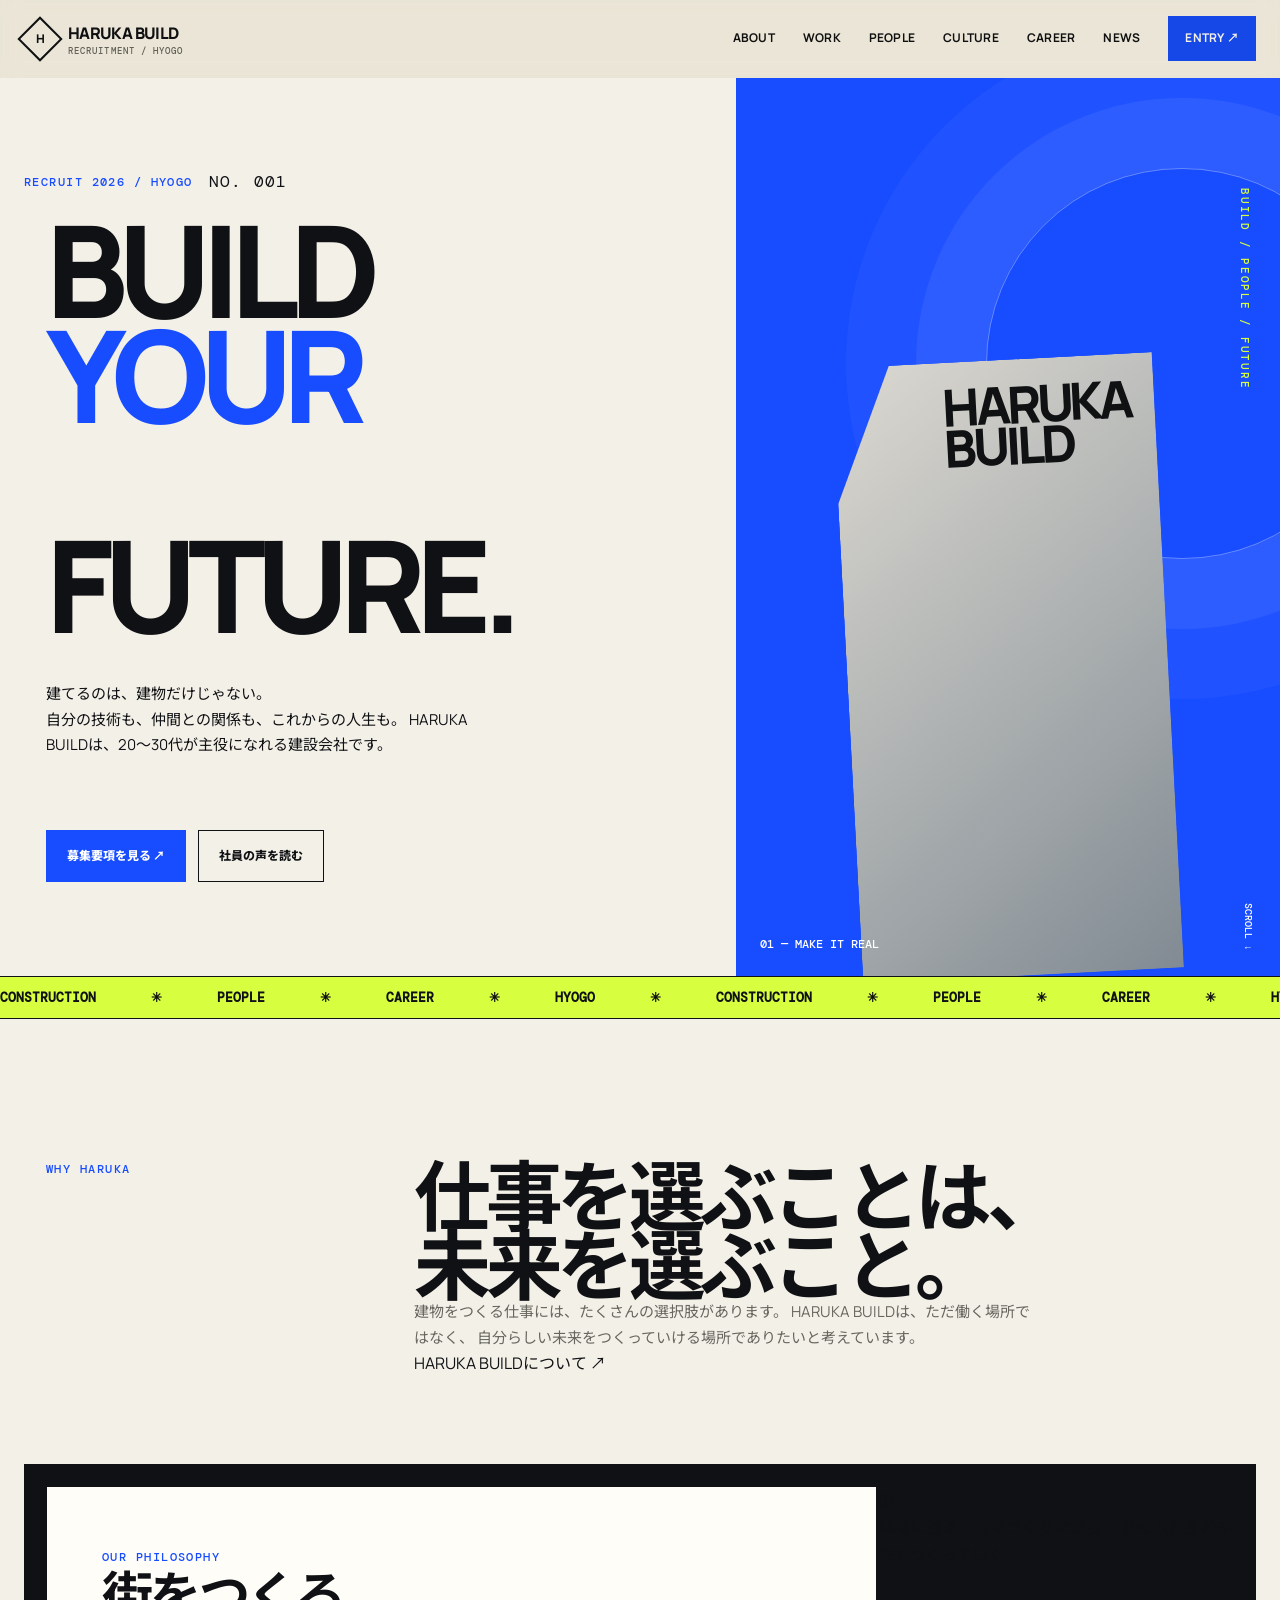
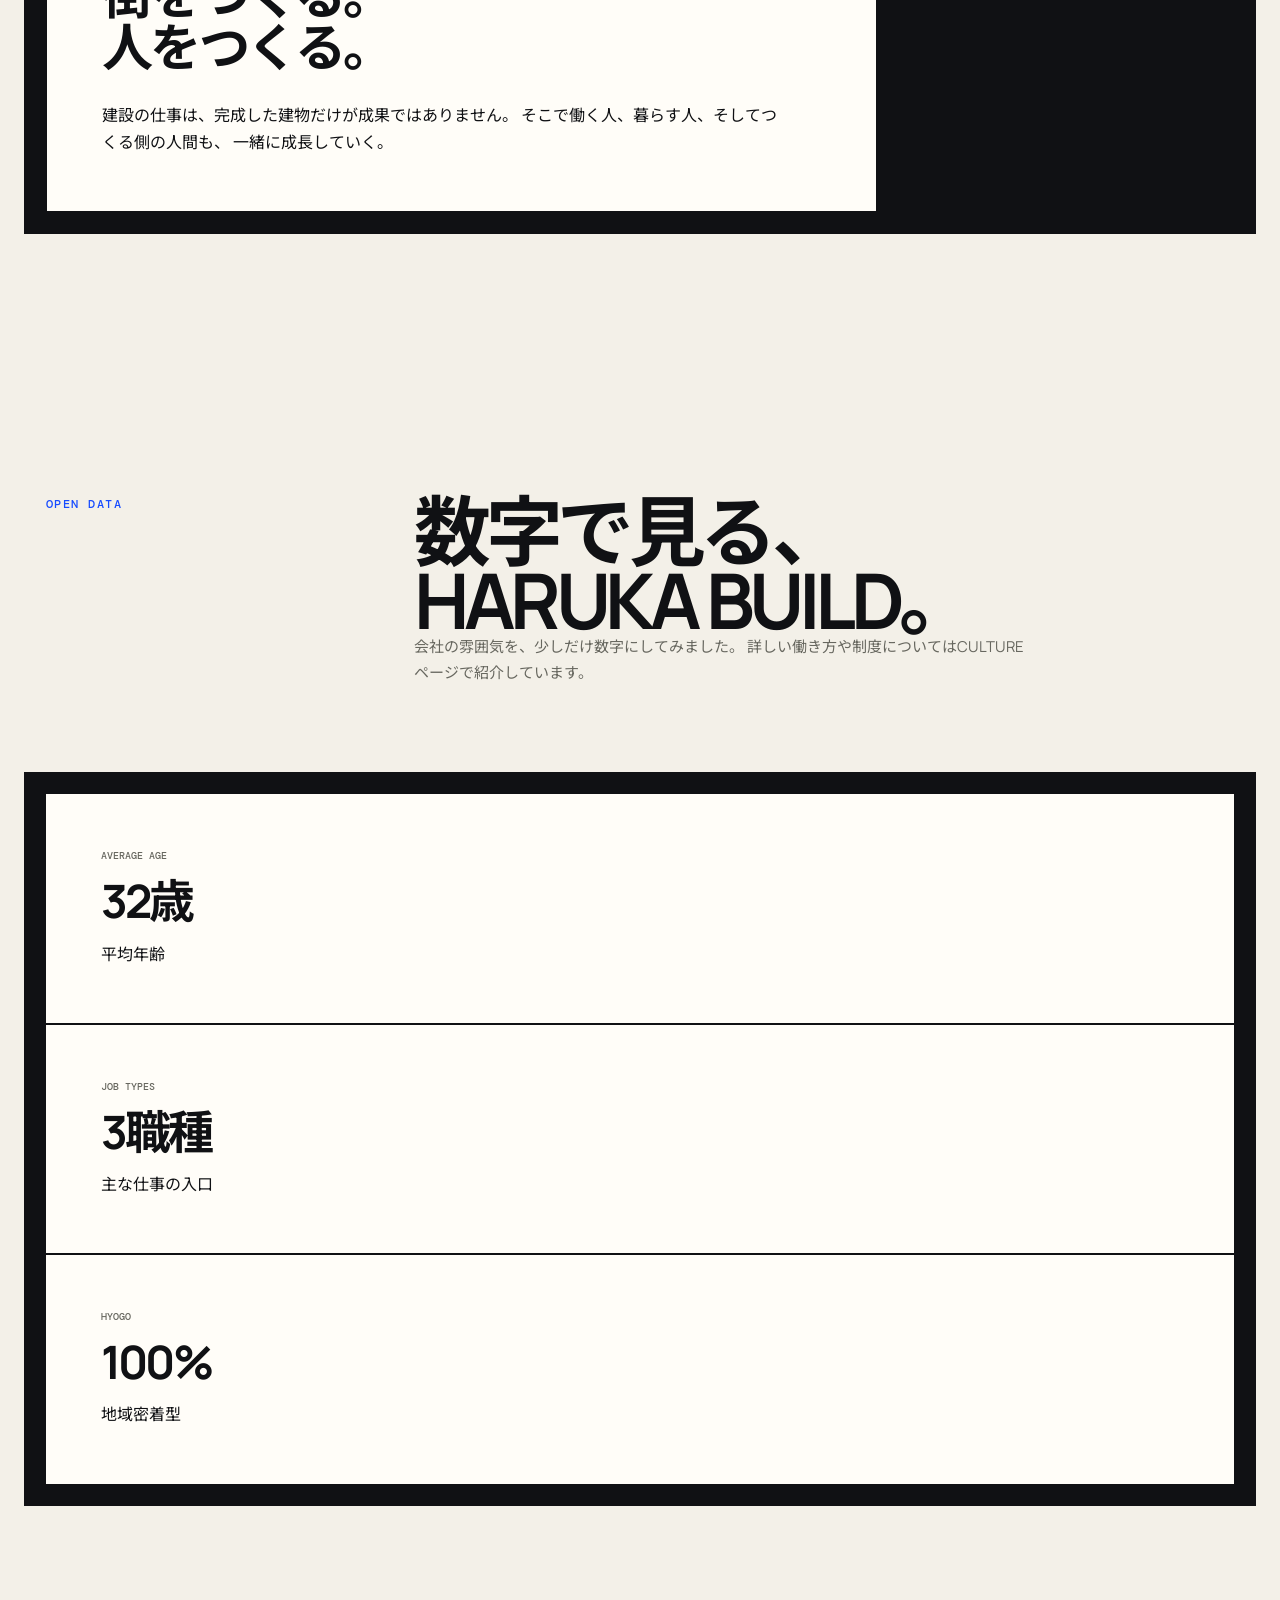
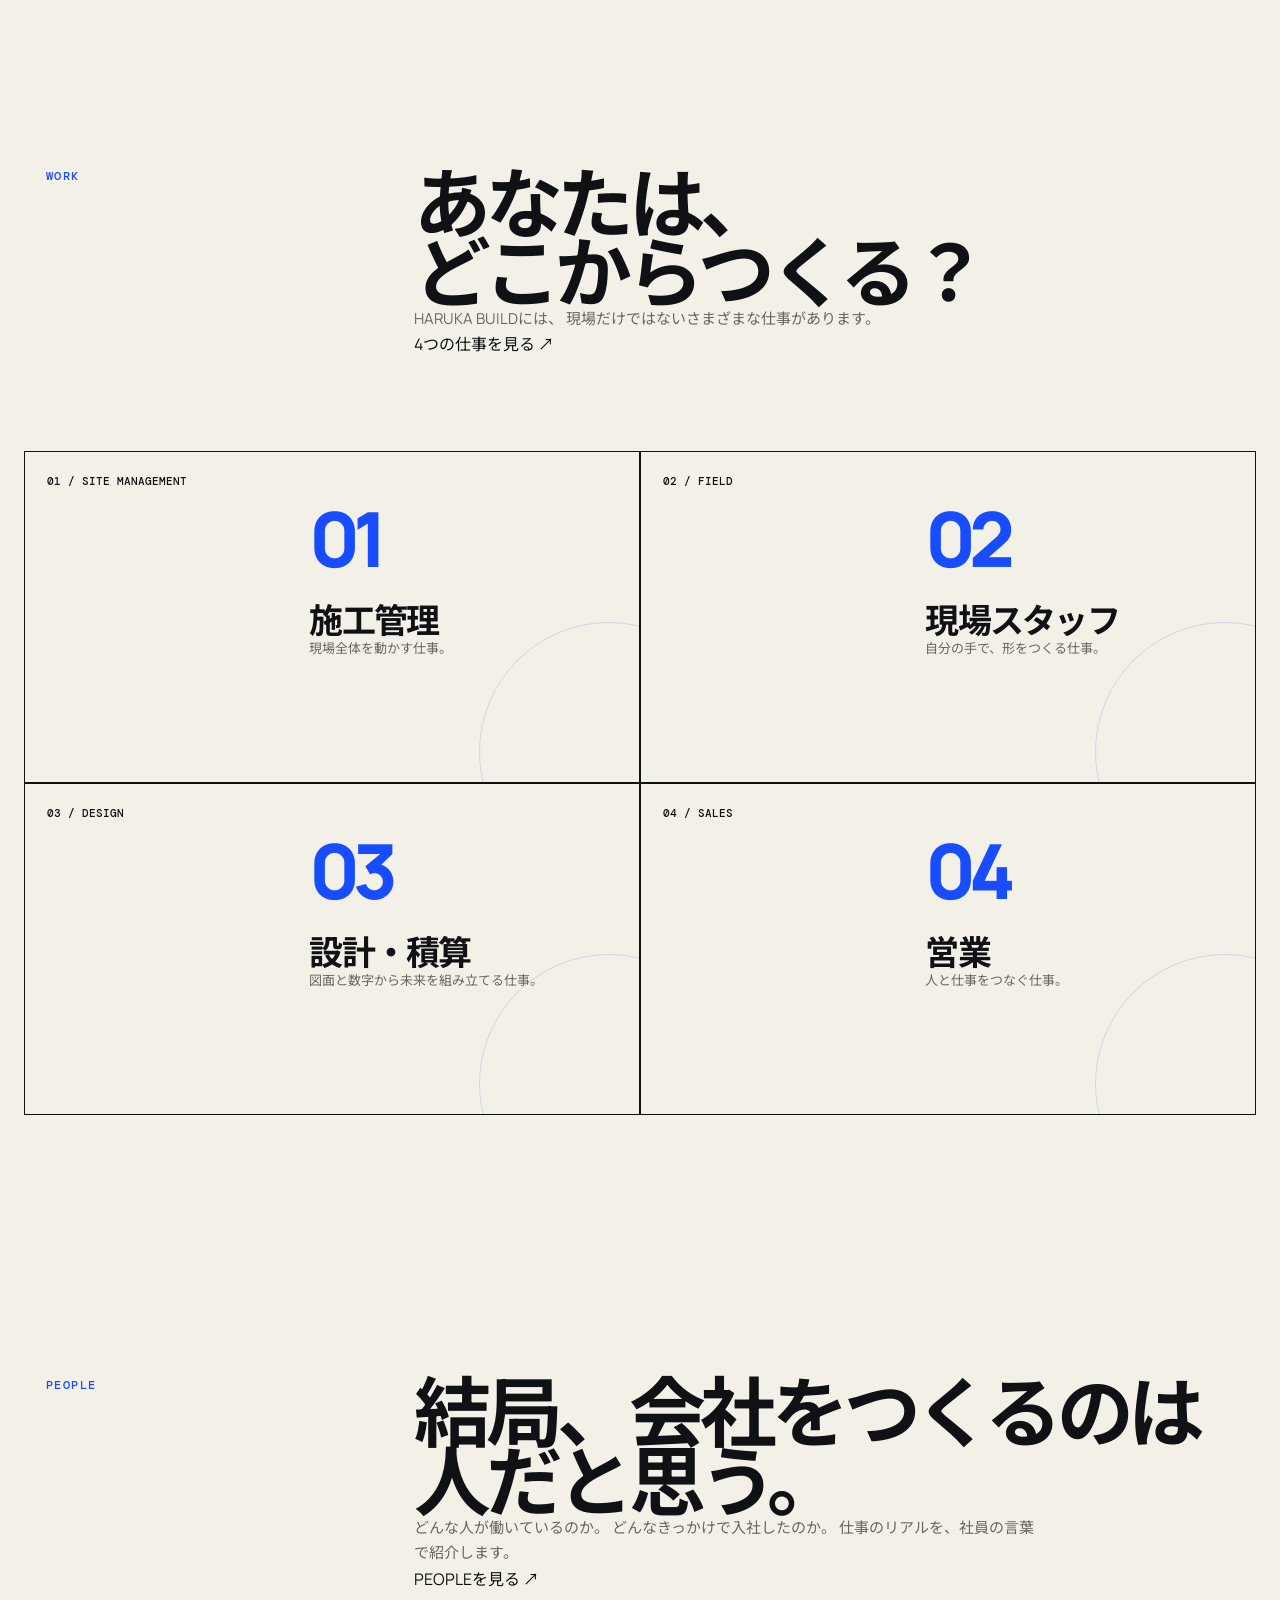
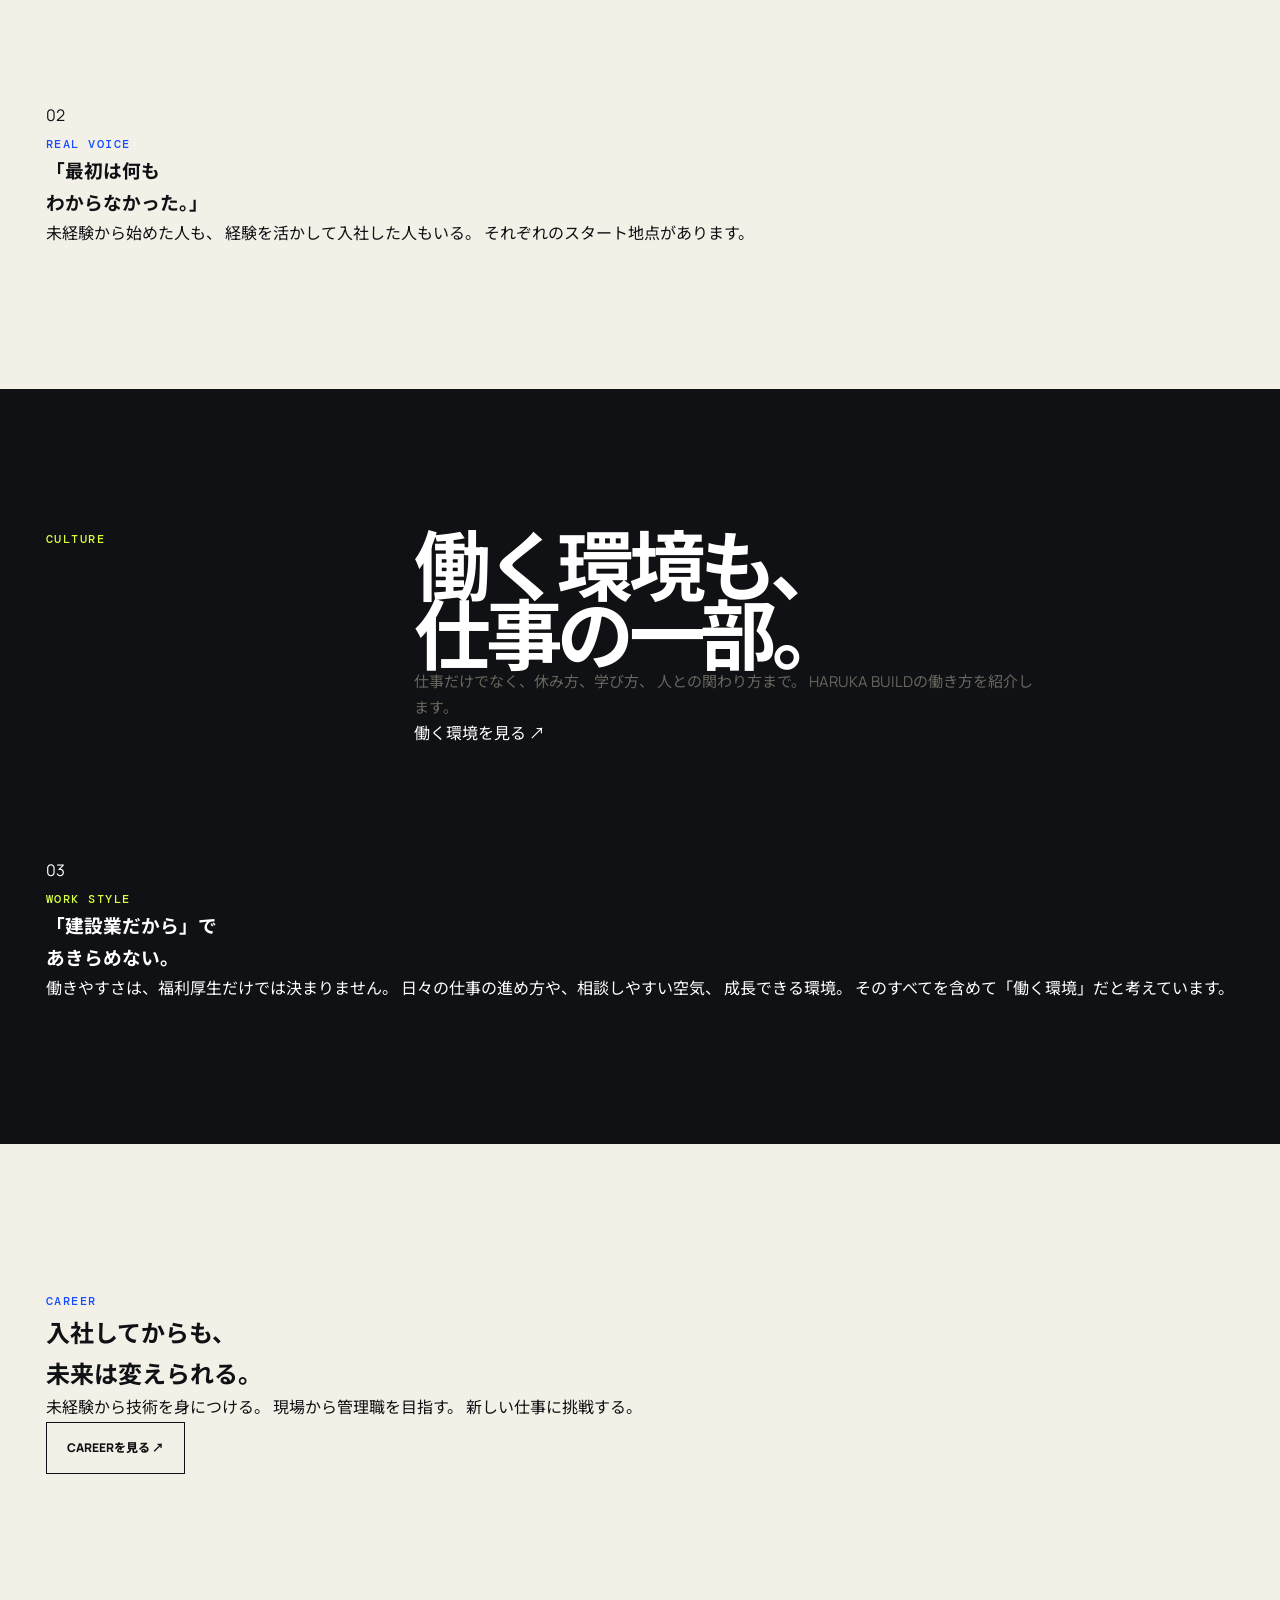
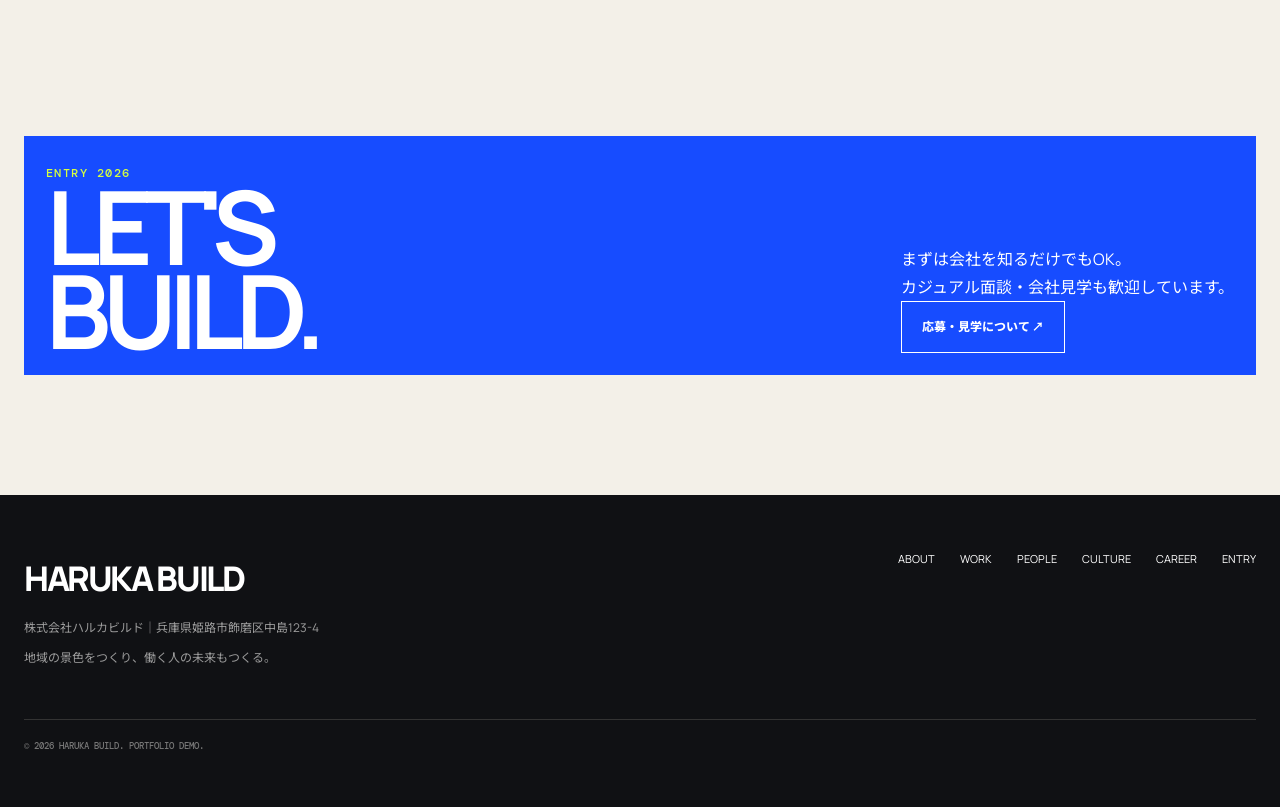
<file: index.html>
<!doctype html>
<html lang="ja">

<head>
    <meta charset="utf-8">
    <meta name="viewport" content="width=device-width,initial-scale=1">
    <meta name="description" content="兵庫県姫路市の建設会社 HARUKA BUILD 採用サイト。20〜30代の未経験・経験者を歓迎し、仕事・人・キャリア・働き方をオープンに紹介します。">
    <title>TOP | HARUKA BUILD</title>
    <link rel="stylesheet" href="css/reset.css">
    <link rel="stylesheet" href="css/style.css">
    <link rel="icon" href="image/logo.png" type="image/png">

</head>

<body>
    <div class="page">
        <!-- ========================================
             HEADER
        ========================================= -->
        <header class="header">
            <div class="header-inner">
                <a class="brand" href="index.html">
                    <span class="brand-mark">
                        <span>H</span>
                    </span>
                    <span>
                        HARUKA BUILD
                        <small>RECRUITMENT / HYOGO</small>
                    </span>
                </a>
                <nav class="nav">
                    <a href="about.html">ABOUT</a>
                    <a href="work.html">WORK</a>
                    <a href="people.html">PEOPLE</a>
                    <a href="culture.html">CULTURE</a>
                    <a href="career.html">CAREER</a>
                    <a href="news.html">NEWS</a>
                    <a class="entry" href="recruit.html">ENTRY ↗</a>
                </nav>
                <button class="menu" type="button" aria-label="メニューを開く" aria-expanded="false">
                    <span></span>
                    <span></span>
                    <span></span>
                </button>
            </div>
        </header>
        <main>
            <!-- ========================================
                 HERO
            ========================================= -->
            <section class="hero">
                <div class="hero-copy">
                    <div class="hero-kicker">
                        <span class="eyebrow">Recruit 2026 / Hyogo</span>
                        <span class="mono">No. 001</span>
                    </div>
                    <div>
                        <h1 class="hero-title reveal">
                            BUILD<br>
                            <em>YOUR</em><br>
                            FUTURE.
                        </h1>
                        <p class="hero-lead reveal delay-1">
                            建てるのは、建物だけじゃない。<br>
                            自分の技術も、仲間との関係も、これからの人生も。
                            HARUKA BUILDは、20〜30代が主役になれる建設会社です。
                        </p>
                        <div class="hero-cta reveal delay-2">
                            <a class="btn primary" href="recruit.html">
                                募集要項を見る ↗
                            </a>
                            <a class="btn" href="people.html">
                                社員の声を読む
                            </a>
                        </div>
                    </div>
                </div>
                <div class="hero-art">
                    <div class="blue-figure">
                        <div class="card"></div>
                    </div>
                    <div class="hero-number">
                        01 — MAKE IT REAL
                    </div>
                    <div class="scroll-note">
                        SCROLL ↓
                    </div>
                </div>
            </section>
            <!-- ========================================
                 MARQUEE
            ========================================= -->
            <div class="marquee">
                <div class="marquee-track">
                    <span>CONSTRUCTION</span>
                    <span>PEOPLE</span>
                    <span>CAREER</span>
                    <span>HYOGO</span>
                    <span>CONSTRUCTION</span>
                    <span>PEOPLE</span>
                    <span>CAREER</span>
                    <span>HYOGO</span>
                </div>
            </div>
            <!-- ========================================
                 INTRO
                 TOPでは会社の考え方だけを紹介
            ========================================= -->
            <section class="section">
                <div class="container">
                    <div class="section-head reveal">
                        <span class="eyebrow">
                            Why HARUKA
                        </span>
                        <div>
                            <h2>
                                仕事を選ぶことは、<br>
                                未来を選ぶこと。
                            </h2>
                            <p>
                                建物をつくる仕事には、たくさんの選択肢があります。
                                HARUKA BUILDは、ただ働く場所ではなく、
                                自分らしい未来をつくっていける場所でありたいと考えています。
                            </p>
                            <a class="text-link" href="about.html">
                                HARUKA BUILDについて ↗
                            </a>
                        </div>
                    </div>
                    <div class="intro-grid reveal">
                        <div class="intro-main">
                            <span class="eyebrow">
                                OUR PHILOSOPHY
                            </span>
                            <h3>
                                街をつくる。<br>
                                人をつくる。
                            </h3>
                            <p>
                                建設の仕事は、完成した建物だけが成果ではありません。
                                そこで働く人、暮らす人、そしてつくる側の人間も、
                                一緒に成長していく。
                            </p>
                        </div>
                        <div class="intro-side">
                            <span class="intro-index">
                                01
                            </span>
                            <p>
                                地域に残るものをつくりながら、
                                働く人自身の未来もつくっていく。
                            </p>
                        </div>
                    </div>
                </div>
            </section>
            <!-- ========================================
                 DATA
                 福利厚生ではなく会社そのものの数字
            ========================================= -->
            <section class="section data-section">
                <div class="container">
                    <div class="section-head reveal">
                        <span class="eyebrow">
                            Open Data
                        </span>
                        <div>
                            <h2>
                                数字で見る、<br>
                                HARUKA BUILD。
                            </h2>
                            <p>
                                会社の雰囲気を、少しだけ数字にしてみました。
                                詳しい働き方や制度についてはCULTUREページで紹介しています。
                            </p>
                        </div>
                    </div>
                    <div class="stats reveal">
                        <div class="stat">
                            <small>
                                AVERAGE AGE
                            </small>
                            <b>
                                <span data-count="34">0</span>歳
                            </b>
                            <p>
                                平均年齢
                            </p>
                        </div>
                        <div class="stat">
                            <small>
                                JOB TYPES
                            </small>
                            <b>
                                <span data-count="4">0</span>職種
                            </b>
                            <p>
                                主な仕事の入口
                            </p>
                        </div>
                        <div class="stat">
                            <small>
                                HYOGO
                            </small>
                            <b>
                                100<span class="stat-unit">%</span>
                            </b>
                            <p>
                                地域密着型
                            </p>
                        </div>
                    </div>
                </div>
            </section>
            <!-- ========================================
                 WORK
                 詳細説明はWORKページへ
            ========================================= -->
            <section class="section">
                <div class="container">
                    <div class="section-head reveal">
                        <span class="eyebrow">
                            Work
                        </span>
                        <div>
                            <h2>
                                あなたは、<br>
                                どこからつくる？
                            </h2>
                            <p>
                                HARUKA BUILDには、
                                現場だけではないさまざまな仕事があります。
                            </p>
                            <a class="text-link" href="work.html">
                                4つの仕事を見る ↗
                            </a>
                        </div>
                    </div>
                    <div class="work-grid">
                        <article class="work-card reveal">
                            <span class="work-num">
                                01 / SITE MANAGEMENT
                            </span>
                            <div>
                                <div class="work-icon">
                                    01
                                </div>
                                <h3>
                                    施工管理
                                </h3>
                                <p>
                                    現場全体を動かす仕事。
                                </p>
                            </div>
                        </article>
                        <article class="work-card reveal delay-1">
                            <span class="work-num">
                                02 / FIELD
                            </span>
                            <div>
                                <div class="work-icon">
                                    02
                                </div>
                                <h3>
                                    現場スタッフ
                                </h3>
                                <p>
                                    自分の手で、形をつくる仕事。
                                </p>
                            </div>
                        </article>
                        <article class="work-card reveal delay-2">
                            <span class="work-num">
                                03 / DESIGN
                            </span>
                            <div>
                                <div class="work-icon">
                                    03
                                </div>
                                <h3>
                                    設計・積算
                                </h3>
                                <p>
                                    図面と数字から未来を組み立てる仕事。
                                </p>
                            </div>
                        </article>
                        <article class="work-card reveal delay-3">
                            <span class="work-num">
                                04 / SALES
                            </span>
                            <div>
                                <div class="work-icon">
                                    04
                                </div>
                                <h3>
                                    営業
                                </h3>
                                <p>
                                    人と仕事をつなぐ仕事。
                                </p>
                            </div>
                        </article>
                    </div>
                </div>
            </section>
            <!-- ========================================
                 PEOPLE
                 福利厚生ではなく「人」にフォーカス
            ========================================= -->
            <section class="section people-intro">
                <div class="container">
                    <div class="section-head reveal">
                        <span class="eyebrow">
                            People
                        </span>
                        <div>
                            <h2>
                                結局、会社をつくるのは<br>
                                人だと思う。
                            </h2>
                            <p>
                                どんな人が働いているのか。
                                どんなきっかけで入社したのか。
                                仕事のリアルを、社員の言葉で紹介します。
                            </p>
                            <a class="text-link" href="people.html">
                                PEOPLEを見る ↗
                            </a>
                        </div>
                    </div>
                    <div class="people-teaser reveal">
                        <div class="people-teaser-number">
                            02
                        </div>
                        <div class="people-teaser-copy">
                            <span class="eyebrow">
                                REAL VOICE
                            </span>
                            <h3>
                                「最初は何も<br>
                                わからなかった。」
                            </h3>
                            <p>
                                未経験から始めた人も、
                                経験を活かして入社した人もいる。
                                それぞれのスタート地点があります。
                            </p>
                        </div>
                    </div>
                </div>
            </section>
            <!-- ========================================
                 CULTURE
                 制度を羅列せず「働く環境」への入口だけ
            ========================================= -->
            <section class="section culture">
                <div class="container">
                    <div class="section-head reveal">
                        <span class="eyebrow">
                            Culture
                        </span>
                        <div>
                            <h2>
                                働く環境も、<br>
                                仕事の一部。
                            </h2>
                            <p>
                                仕事だけでなく、休み方、学び方、
                                人との関わり方まで。
                                HARUKA BUILDの働き方を紹介します。
                            </p>
                            <a class="text-link" href="culture.html">
                                働く環境を見る ↗
                            </a>
                        </div>
                    </div>
                    <div class="culture-intro-grid reveal">
                        <div class="culture-intro-number">
                            03
                        </div>
                        <div>
                            <span class="eyebrow">
                                WORK STYLE
                            </span>
                            <h3>
                                「建設業だから」で<br>
                                あきらめない。
                            </h3>
                            <p>
                                働きやすさは、福利厚生だけでは決まりません。
                                日々の仕事の進め方や、相談しやすい空気、
                                成長できる環境。
                                そのすべてを含めて「働く環境」だと考えています。
                            </p>
                        </div>
                    </div>
                </div>
            </section>
            <!-- ========================================
                 CAREER TEASER
                 TOPからCAREERへの導線
            ========================================= -->
            <section class="section career-teaser">
                <div class="container">
                    <div class="career-teaser-inner reveal">
                        <div>
                            <span class="eyebrow">
                                Career
                            </span>
                            <h2>
                                入社してからも、<br>
                                未来は変えられる。
                            </h2>
                        </div>
                        <div>
                            <p>
                                未経験から技術を身につける。
                                現場から管理職を目指す。
                                新しい仕事に挑戦する。
                            </p>
                            <a class="btn" href="career.html">
                                CAREERを見る ↗
                            </a>
                        </div>
                    </div>
                </div>
            </section>
            <!-- ========================================
                 ENTRY
            ========================================= -->
            <section class="section">
                <div class="container">
                    <div class="entry-panel reveal">
                        <div>
                            <span class="eyebrow" style="color:var(--lime)">
                                ENTRY 2026
                            </span>
                            <h2>
                                LET'S<br>
                                BUILD.
                            </h2>
                        </div>
                        <div>
                            <p>
                                まずは会社を知るだけでもOK。<br>
                                カジュアル面談・会社見学も歓迎しています。
                            </p>
                            <a class="btn" href="recruit.html">
                                応募・見学について ↗
                            </a>
                        </div>
                    </div>
                </div>
            </section>
        </main>
        <!-- ========================================
             FOOTER
        ========================================= -->
        <footer class="footer">
            <div class="container">
                <div class="footer-top">
                    <div>
                        <div class="footer-brand">
                            HARUKA BUILD
                        </div>
                        <p>
                            株式会社ハルカビルド｜兵庫県姫路市飾磨区中島123-4
                        </p>
                        <p>
                            地域の景色をつくり、働く人の未来もつくる。
                        </p>
                    </div>
                    <div class="footer-nav">
                        <a href="about.html">ABOUT</a>
                        <a href="work.html">WORK</a>
                        <a href="people.html">PEOPLE</a>
                        <a href="culture.html">CULTURE</a>
                        <a href="career.html">CAREER</a>
                        <a href="recruit.html">ENTRY</a>
                    </div>
                </div>
                <div class="copyright">
                    © 2026 HARUKA BUILD. PORTFOLIO DEMO.
                </div>
            </div>
        </footer>
    </div>
    <script src="js/main.js"></script>
</body>

</html>
</file>
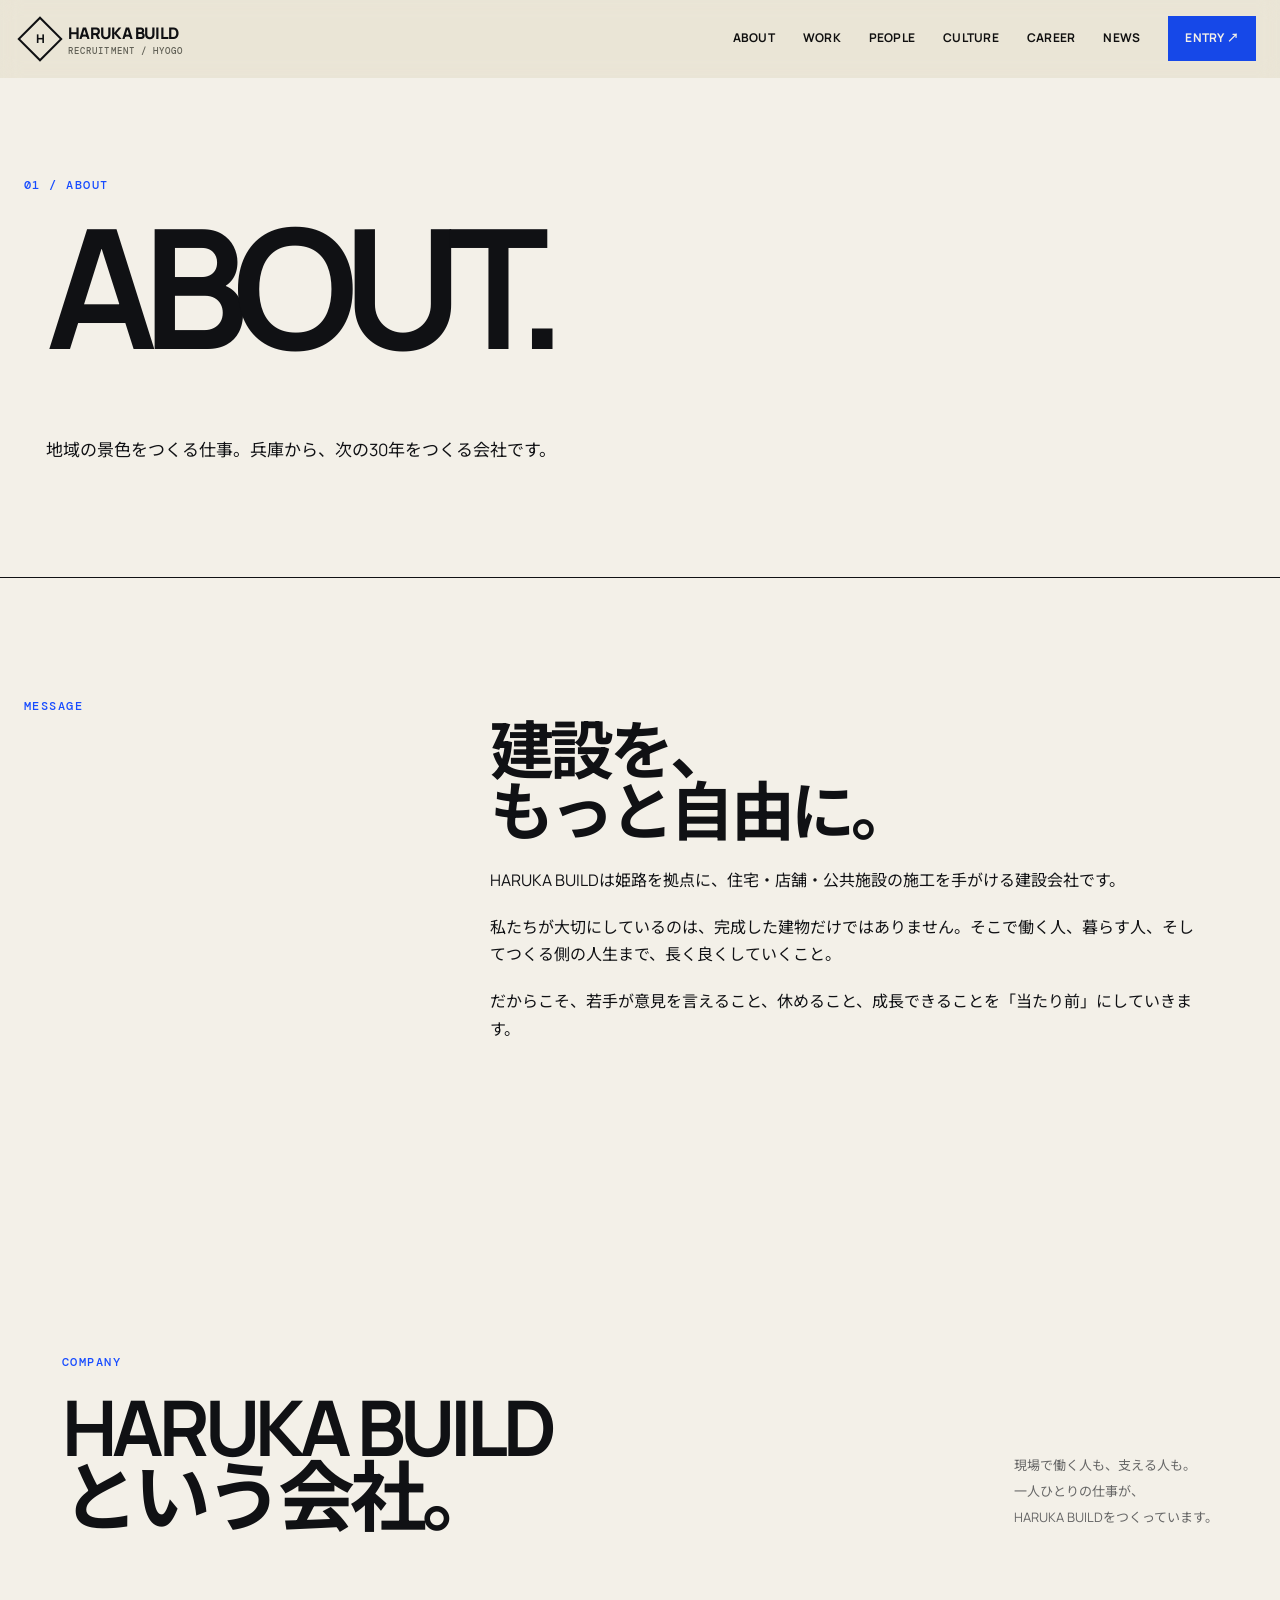
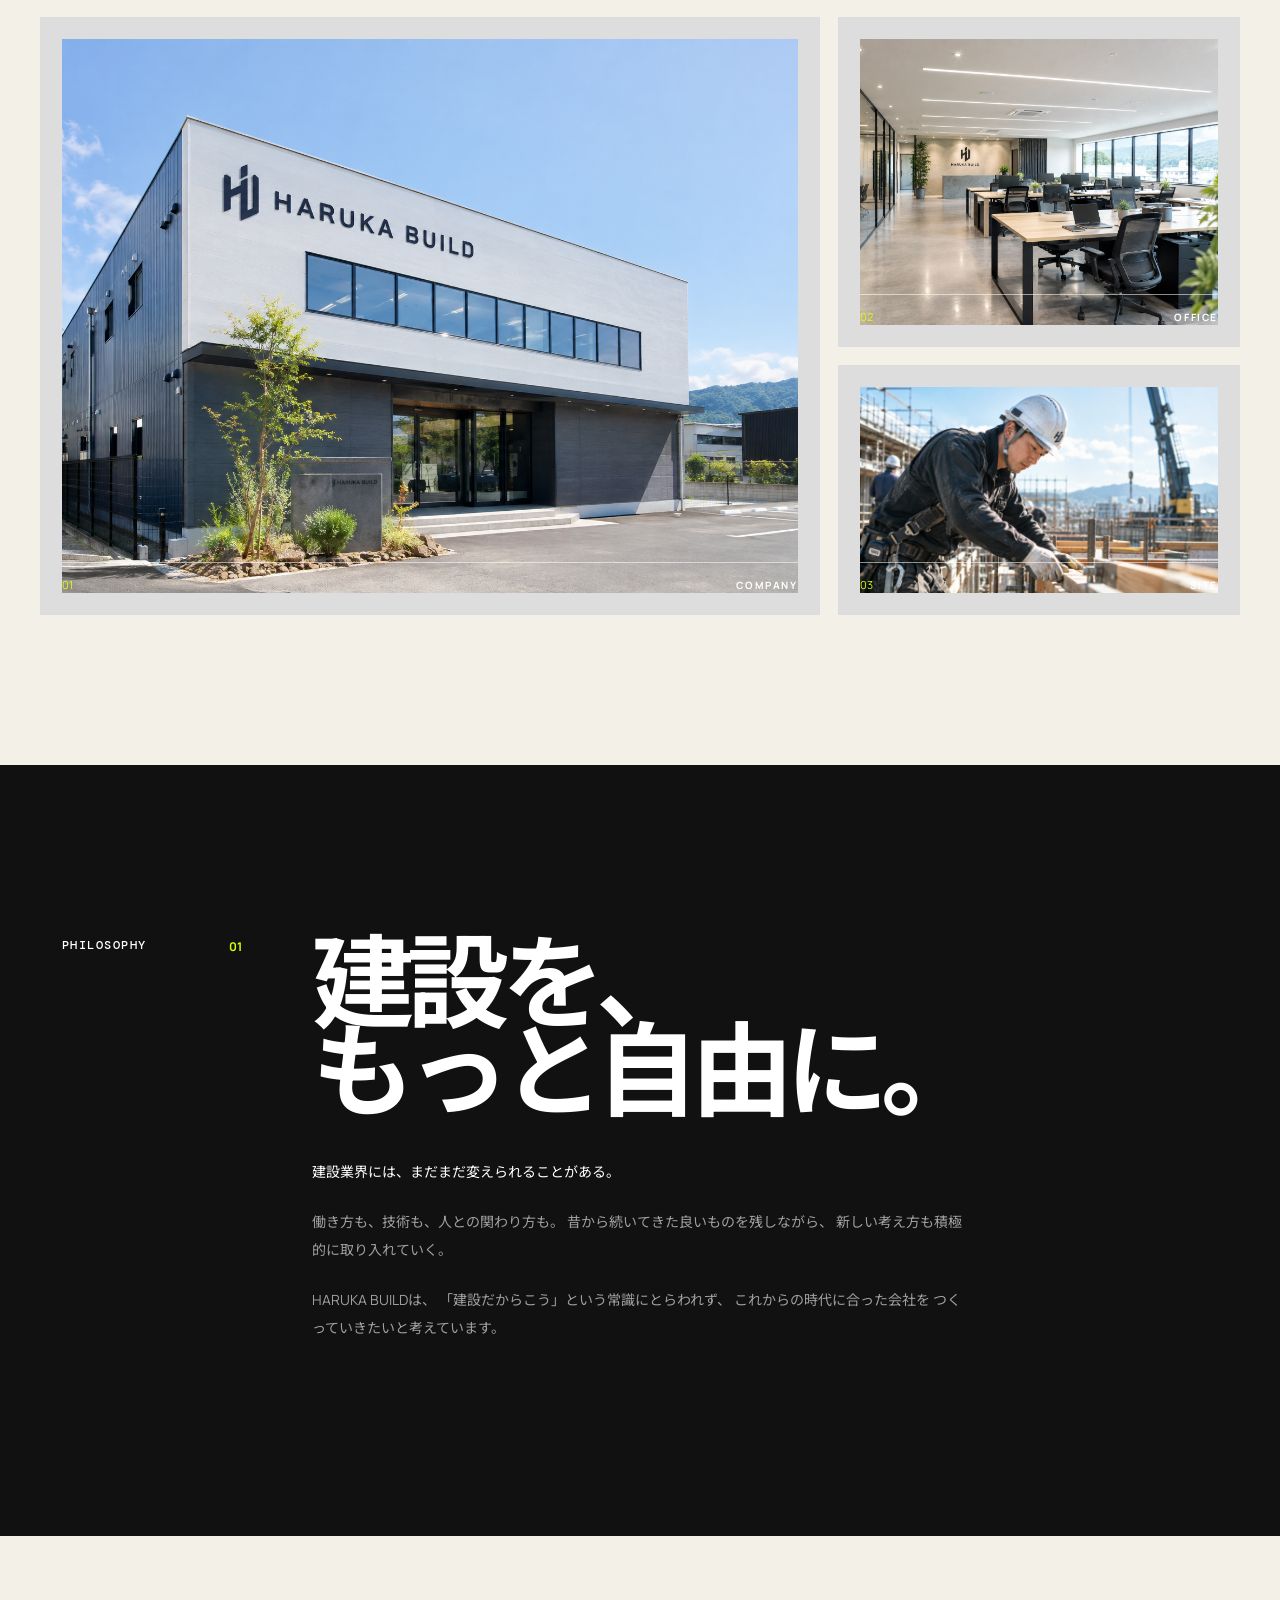
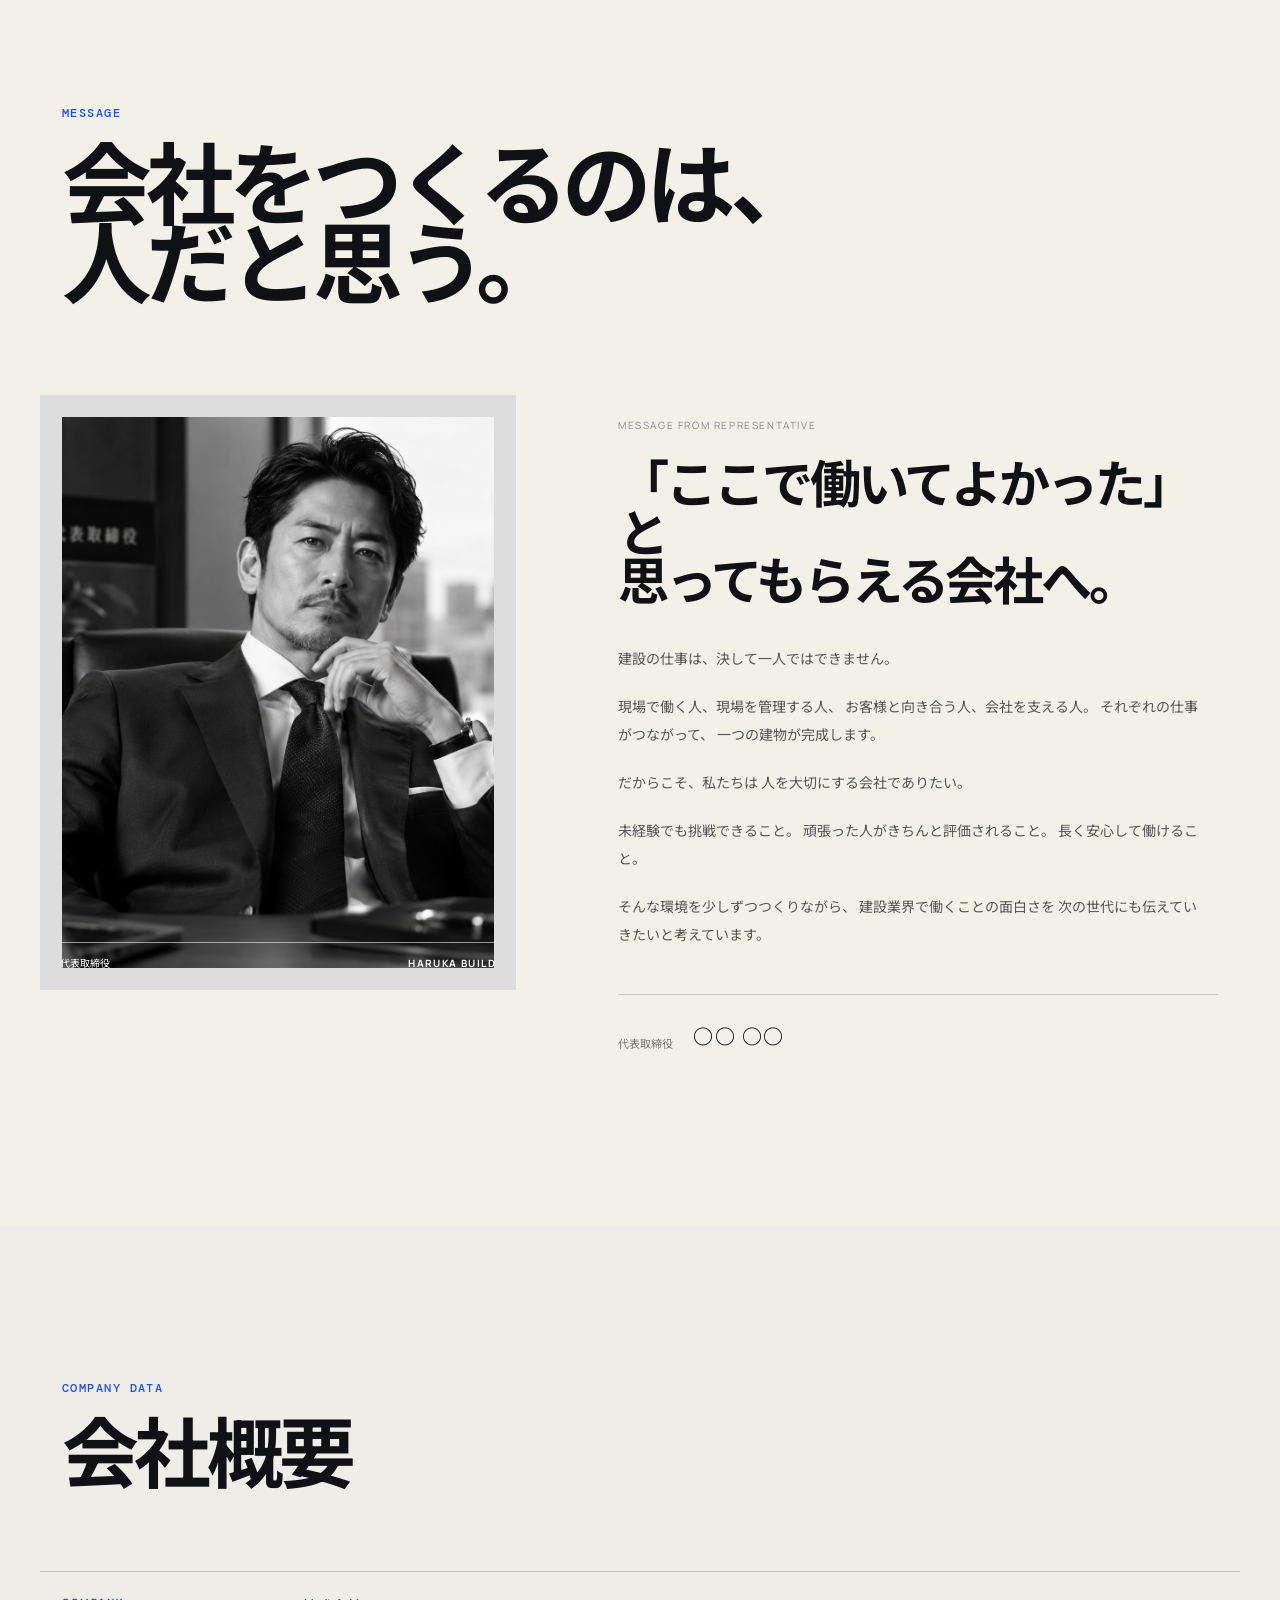
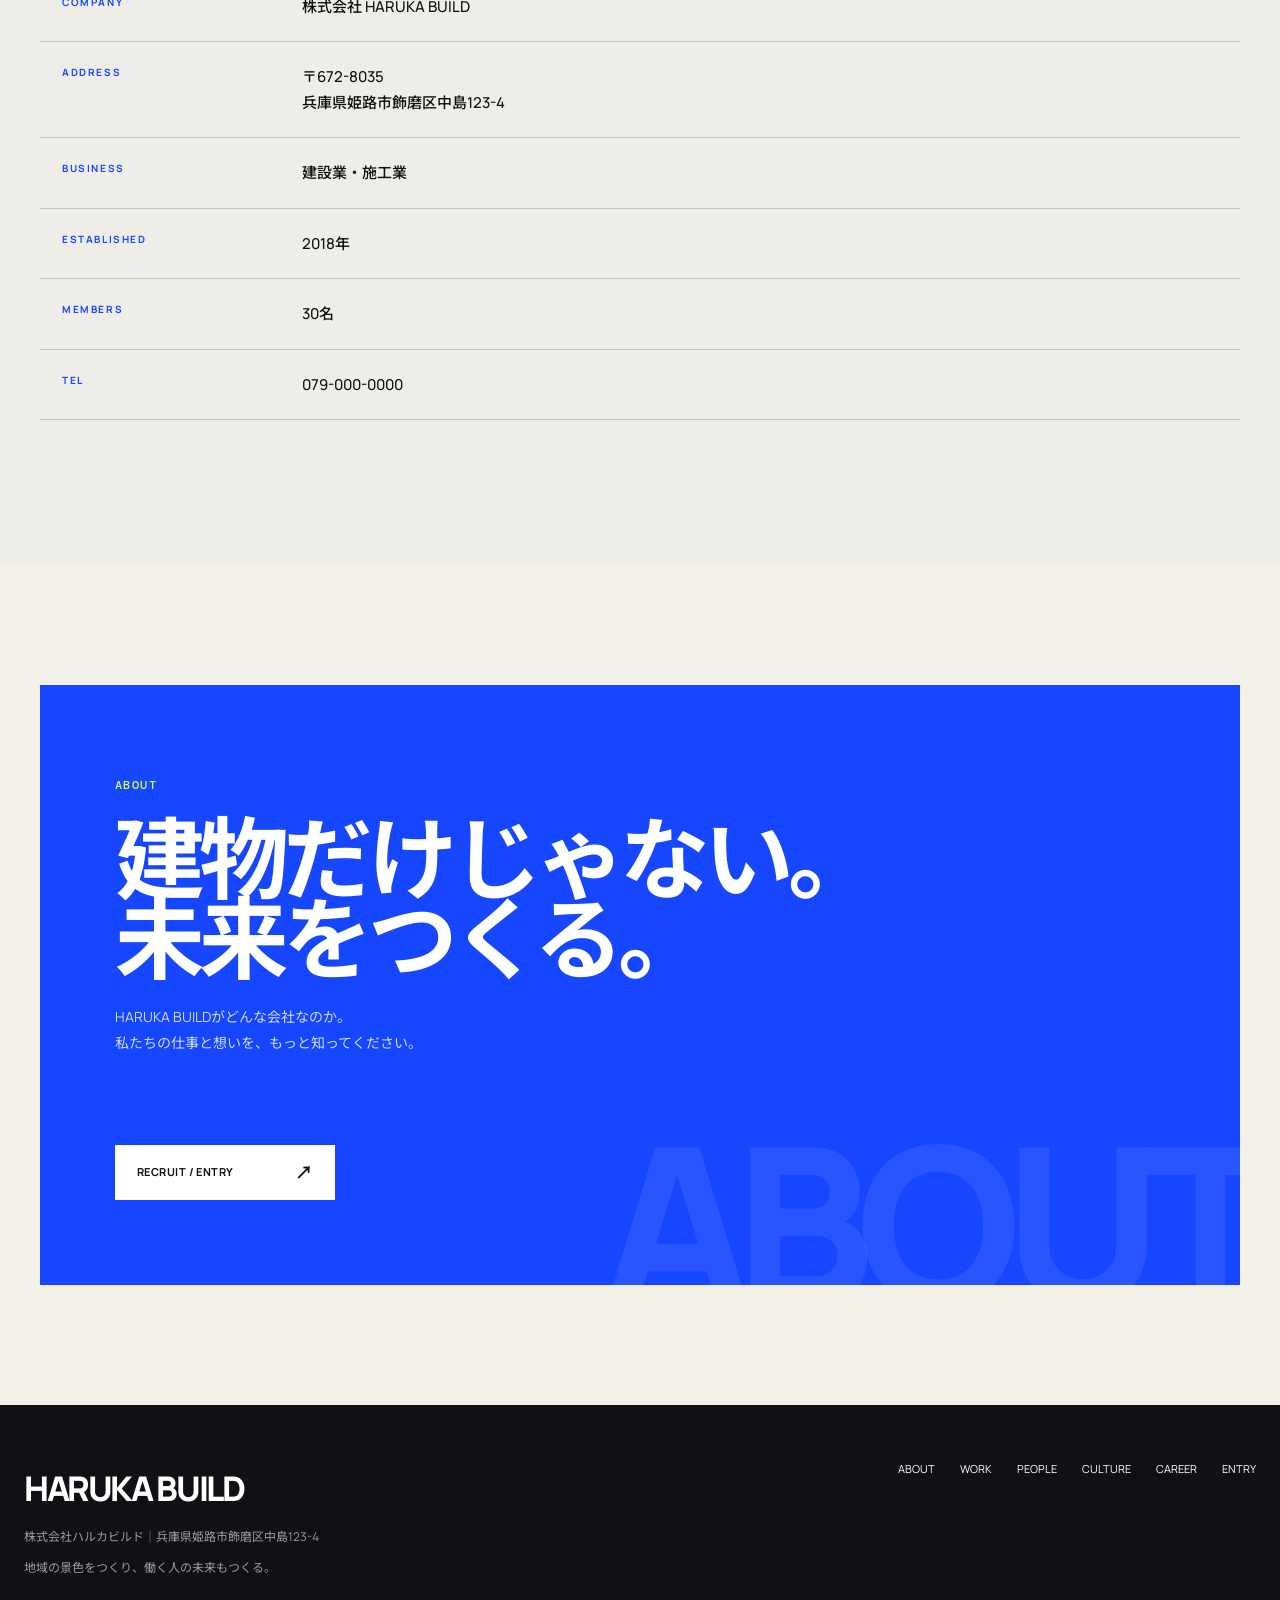
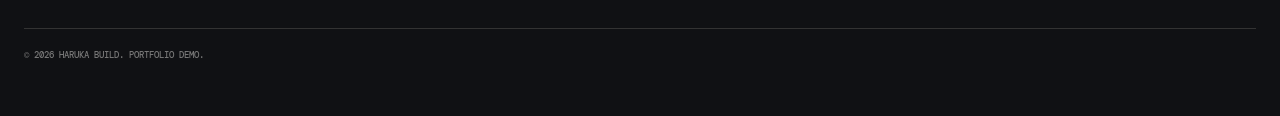
<file: about.html>
<!doctype html>
<html lang="ja">

<head>
    <meta charset="utf-8">
    <meta name="viewport" content="width=device-width,initial-scale=1">
    <meta name="description" content="兵庫県姫路市の建設会社 HARUKA BUILD 採用サイト。20〜30代の未経験・経験者を歓迎し、仕事・人・キャリア・働き方をオープンに紹介します。">
    <title>ABOUT — 会社を知る | HARUKA BUILD</title>
    <link rel="stylesheet" href="css/reset.css">
    <link rel="stylesheet" href="css/style.css">
    <link rel="icon" href="image/logo.png" type="image/png">

</head>

<body>
    <div class="page">
        <header class="header">
            <div class="header-inner"><a class="brand" href="index.html"><span
                        class="brand-mark"><span>H</span></span><span>HARUKA BUILD<small>RECRUITMENT /
                            HYOGO</small></span></a>
                <nav class="nav"><a href="about.html">ABOUT</a><a href="work.html">WORK</a><a
                        href="people.html">PEOPLE</a><a href="culture.html">CULTURE</a><a
                        href="career.html">CAREER</a><a href="news.html">NEWS</a><a class="entry"
                        href="recruit.html">ENTRY ↗</a></nav><button class="menu" aria-label="メニュー">☰</button>
            </div>
        </header>
        <main>
            <section class="page-hero">
                <div class="container"><span class="eyebrow">01 / About</span>
                    <h1 class="reveal">ABOUT.</h1>
                    <p class="lead reveal delay-1">地域の景色をつくる仕事。兵庫から、次の30年をつくる会社です。</p>
                </div>
            </section>
            <section class="section">
                <div class="container subgrid"><span class="eyebrow">MESSAGE</span>
                    <div class="copy reveal">
                        <h2>建設を、<br>もっと自由に。</h2>
                        <p>HARUKA BUILDは姫路を拠点に、住宅・店舗・公共施設の施工を手がける建設会社です。</p>
                        <p>私たちが大切にしているのは、完成した建物だけではありません。そこで働く人、暮らす人、そしてつくる側の人生まで、長く良くしていくこと。</p>
                        <p>だからこそ、若手が意見を言えること、休めること、成長できることを「当たり前」にしていきます。</p>
                    </div>
                </div>
            </section>
            <!-- =====================================================
       COMPANY VISUAL
  ====================================================== -->
            <section class="about-visual section">
                <div class="container">
                    <div class="about-visual-heading reveal">
                        <div>
                            <span class="eyebrow">COMPANY</span>
                            <h2>
                                HARUKA BUILD<br>
                                という会社。
                            </h2>
                        </div>
                        <p>
                            現場で働く人も、支える人も。<br>
                            一人ひとりの仕事が、<br>
                            HARUKA BUILDをつくっています。
                        </p>
                    </div>
                    <div class="about-photo-grid">
                        <!-- 大きい写真 -->
                        <div class="about-photo about-photo-main reveal">
                            <img src="image/about1.png" alt="HARUKA BUILDの会社外観">
                            <div class="about-photo-caption">
                                <span>01</span>
                                <strong>COMPANY</strong>
                            </div>
                        </div>
                        <!-- 小さい写真 -->
                        <div class="about-photo about-photo-sub reveal">
                            <img src="image/about2.png" alt="HARUKA BUILDの社内">
                            <div class="about-photo-caption">
                                <span>02</span>
                                <strong>OFFICE</strong>
                            </div>
                        </div>
                        <div class="about-photo about-photo-sub about-photo-third reveal">
                            <img src="image/about3.png" alt="HARUKA BUILDの現場">
                            <div class="about-photo-caption">
                                <span>03</span>
                                <strong>SITE</strong>
                            </div>
                        </div>
                    </div>
                </div>
            </section>
            <!-- =====================================================
       PHILOSOPHY
  ====================================================== -->
            <section class="about-philosophy section">
                <div class="container">
                    <div class="philosophy-inner reveal">
                        <div class="philosophy-label">
                            <span class="eyebrow">PHILOSOPHY</span>
                            <span class="philosophy-number">01</span>
                        </div>
                        <div class="philosophy-content">
                            <h2>
                                建設を、<br>
                                もっと自由に。
                            </h2>
                            <p class="philosophy-lead">
                                建設業界には、まだまだ変えられることがある。
                            </p>
                            <p>
                                働き方も、技術も、人との関わり方も。
                                昔から続いてきた良いものを残しながら、
                                新しい考え方も積極的に取り入れていく。
                            </p>
                            <p>
                                HARUKA BUILDは、
                                「建設だからこう」という常識にとらわれず、
                                これからの時代に合った会社を
                                つくっていきたいと考えています。
                            </p>
                        </div>
                    </div>
                </div>
            </section>
            <!-- =====================================================
       MESSAGE
  ====================================================== -->
            <section class="about-message section">
                <div class="container">
                    <div class="message-heading reveal">
                        <span class="eyebrow">MESSAGE</span>
                        <h2>
                            会社をつくるのは、<br>
                            人だと思う。
                        </h2>
                    </div>
                    <div class="message-grid">
                        <!-- 代表写真 -->
                        <div class="message-photo reveal">
                            <img src="image/representative.png" alt="HARUKA BUILD代表">
                            <div class="message-photo-caption">
                                <span>代表取締役</span>
                                <strong>HARUKA BUILD</strong>
                            </div>
                        </div>
                        <!-- メッセージ -->
                        <div class="message-content reveal">
                            <span class="message-label">
                                MESSAGE FROM REPRESENTATIVE
                            </span>
                            <h3>
                                「ここで働いてよかった」と<br>
                                思ってもらえる会社へ。
                            </h3>
                            <p>
                                建設の仕事は、決して一人ではできません。
                            </p>
                            <p>
                                現場で働く人、現場を管理する人、
                                お客様と向き合う人、会社を支える人。
                                それぞれの仕事がつながって、
                                一つの建物が完成します。
                            </p>
                            <p>
                                だからこそ、私たちは
                                人を大切にする会社でありたい。
                            </p>
                            <p>
                                未経験でも挑戦できること。
                                頑張った人がきちんと評価されること。
                                長く安心して働けること。
                            </p>
                            <p>
                                そんな環境を少しずつつくりながら、
                                建設業界で働くことの面白さを
                                次の世代にも伝えていきたいと考えています。
                            </p>
                            <div class="message-sign">
                                <span>
                                    代表取締役
                                </span>
                                <strong>
                                    ○○ ○○
                                </strong>
                            </div>
                        </div>
                    </div>
                </div>
            </section>
            <!-- =====================================================
       COMPANY DATA
  ====================================================== -->
            <section class="about-data section">
                <div class="container">
                    <div class="section-heading reveal">
                        <span class="eyebrow">COMPANY DATA</span>
                        <h2>
                            会社概要
                        </h2>
                    </div>
                    <div class="company-data-list">
                        <div class="company-data-item reveal">
                            <span>COMPANY</span>
                            <strong>
                                株式会社 HARUKA BUILD
                            </strong>
                        </div>
                        <div class="company-data-item reveal">
                            <span>ADDRESS</span>
                            <strong>
                                〒672-8035<br>
                                兵庫県姫路市飾磨区中島123-4
                            </strong>
                        </div>
                        <div class="company-data-item reveal">
                            <span>BUSINESS</span>
                            <strong>
                                建設業・施工業
                            </strong>
                        </div>
                        <div class="company-data-item reveal">
                            <span>ESTABLISHED</span>
                            <strong>
                                2018年
                            </strong>
                        </div>
                        <div class="company-data-item reveal">
                            <span>MEMBERS</span>
                            <strong>
                                30名
                            </strong>
                        </div>
                        <div class="company-data-item reveal">
                            <span>TEL</span>
                            <strong>
                                079-000-0000
                            </strong>
                        </div>
                    </div>
                </div>
            </section>
            <section class="page-cta section about-cta">
                <div class="container">
                    <div class="cta-box reveal">
                        <span class="eyebrow">
                            ABOUT
                        </span>
                        <h2>
                            建物だけじゃない。<br>
                            未来をつくる。
                        </h2>
                        <p>
                            HARUKA BUILDがどんな会社なのか。<br>
                            私たちの仕事と想いを、もっと知ってください。
                        </p>
                        <a class="cta-button" href="recruit.html#entry">
                            RECRUIT / ENTRY
                            <span>↗</span>
                        </a>
                    </div>
                </div>
            </section>
        </main>
        <footer class="footer">
            <div class="container">
                <div class="footer-top">
                    <div>
                        <div class="footer-brand">HARUKA BUILD</div>
                        <p>株式会社ハルカビルド｜兵庫県姫路市飾磨区中島123-4</p>
                        <p>地域の景色をつくり、働く人の未来もつくる。</p>
                    </div>
                    <div class="footer-nav"><a href="about.html">ABOUT</a><a href="work.html">WORK</a><a
                            href="people.html">PEOPLE</a><a href="culture.html">CULTURE</a><a
                            href="career.html">CAREER</a><a href="recruit.html">ENTRY</a></div>
                </div>
                <div class="copyright">© 2026 HARUKA BUILD. PORTFOLIO DEMO.</div>
            </div>
        </footer>
    </div>
    <script src="js/main.js"></script>
</body>

</html>
</file>
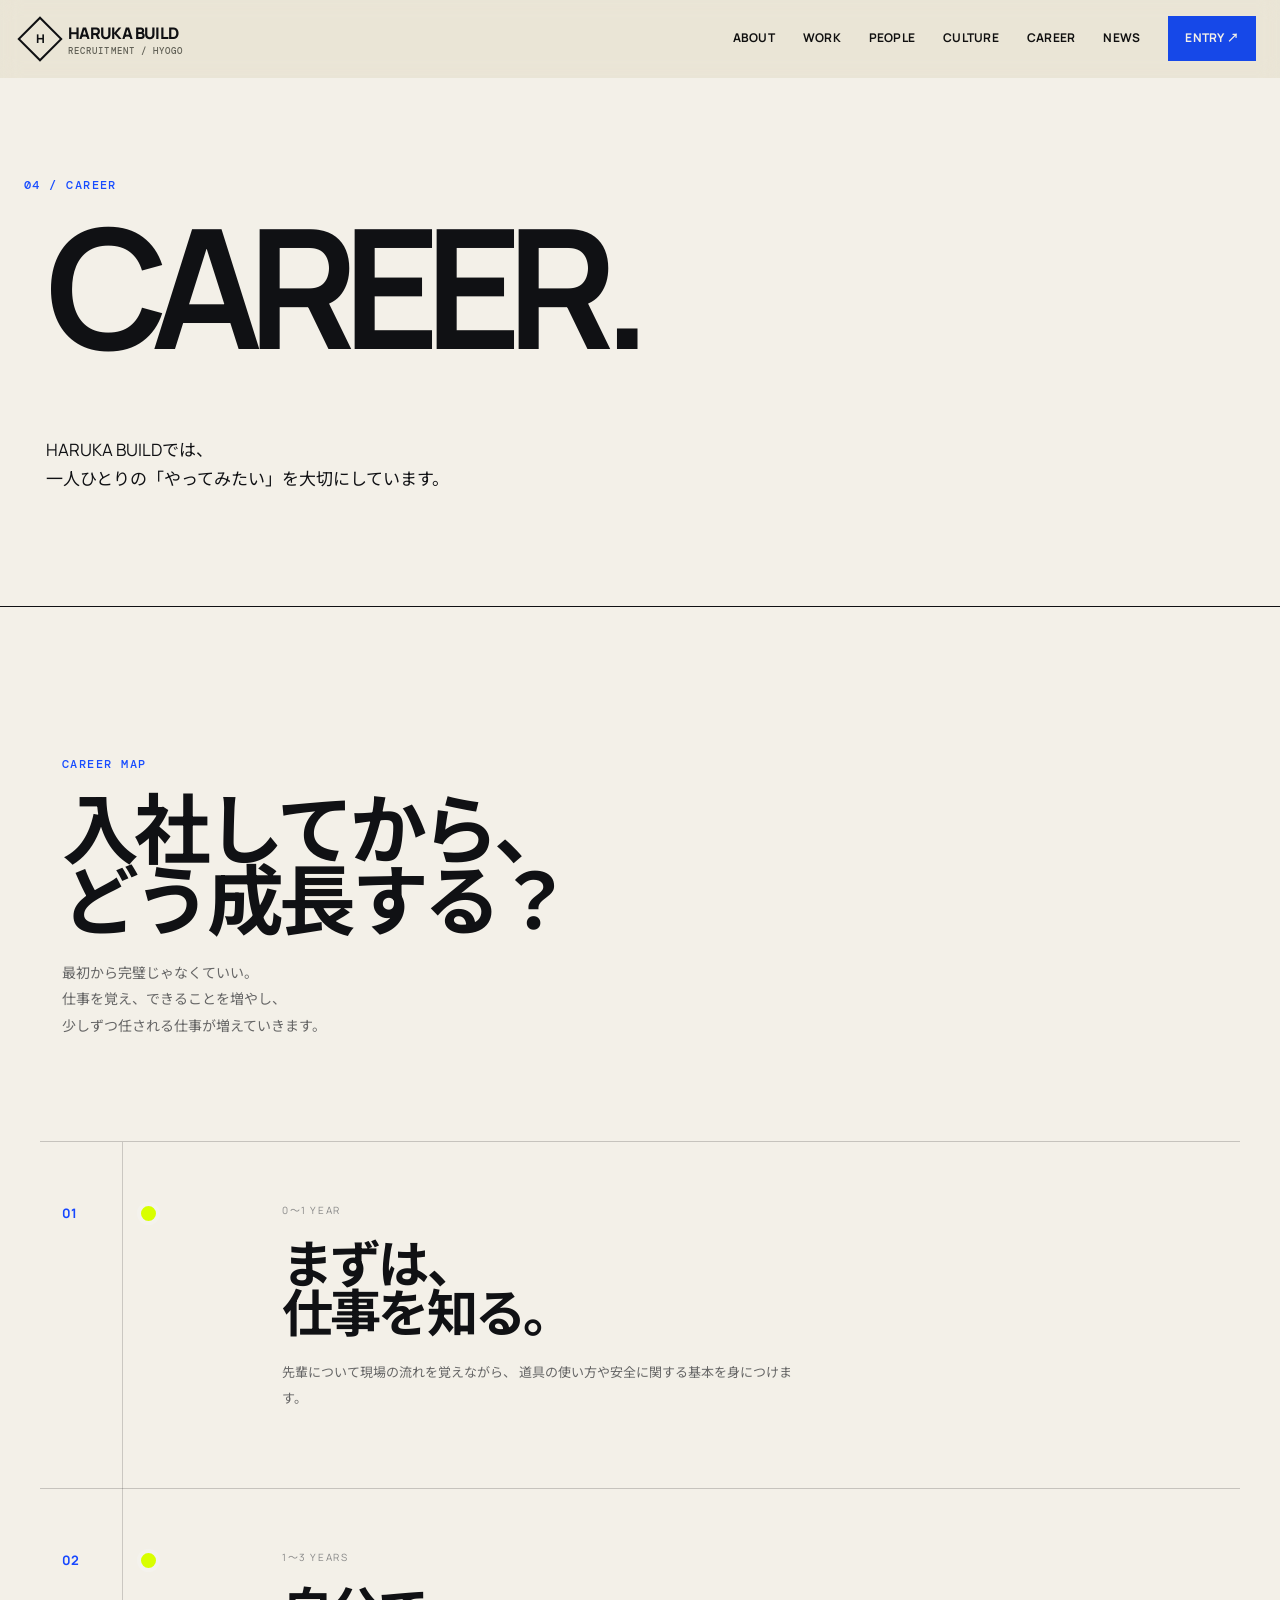
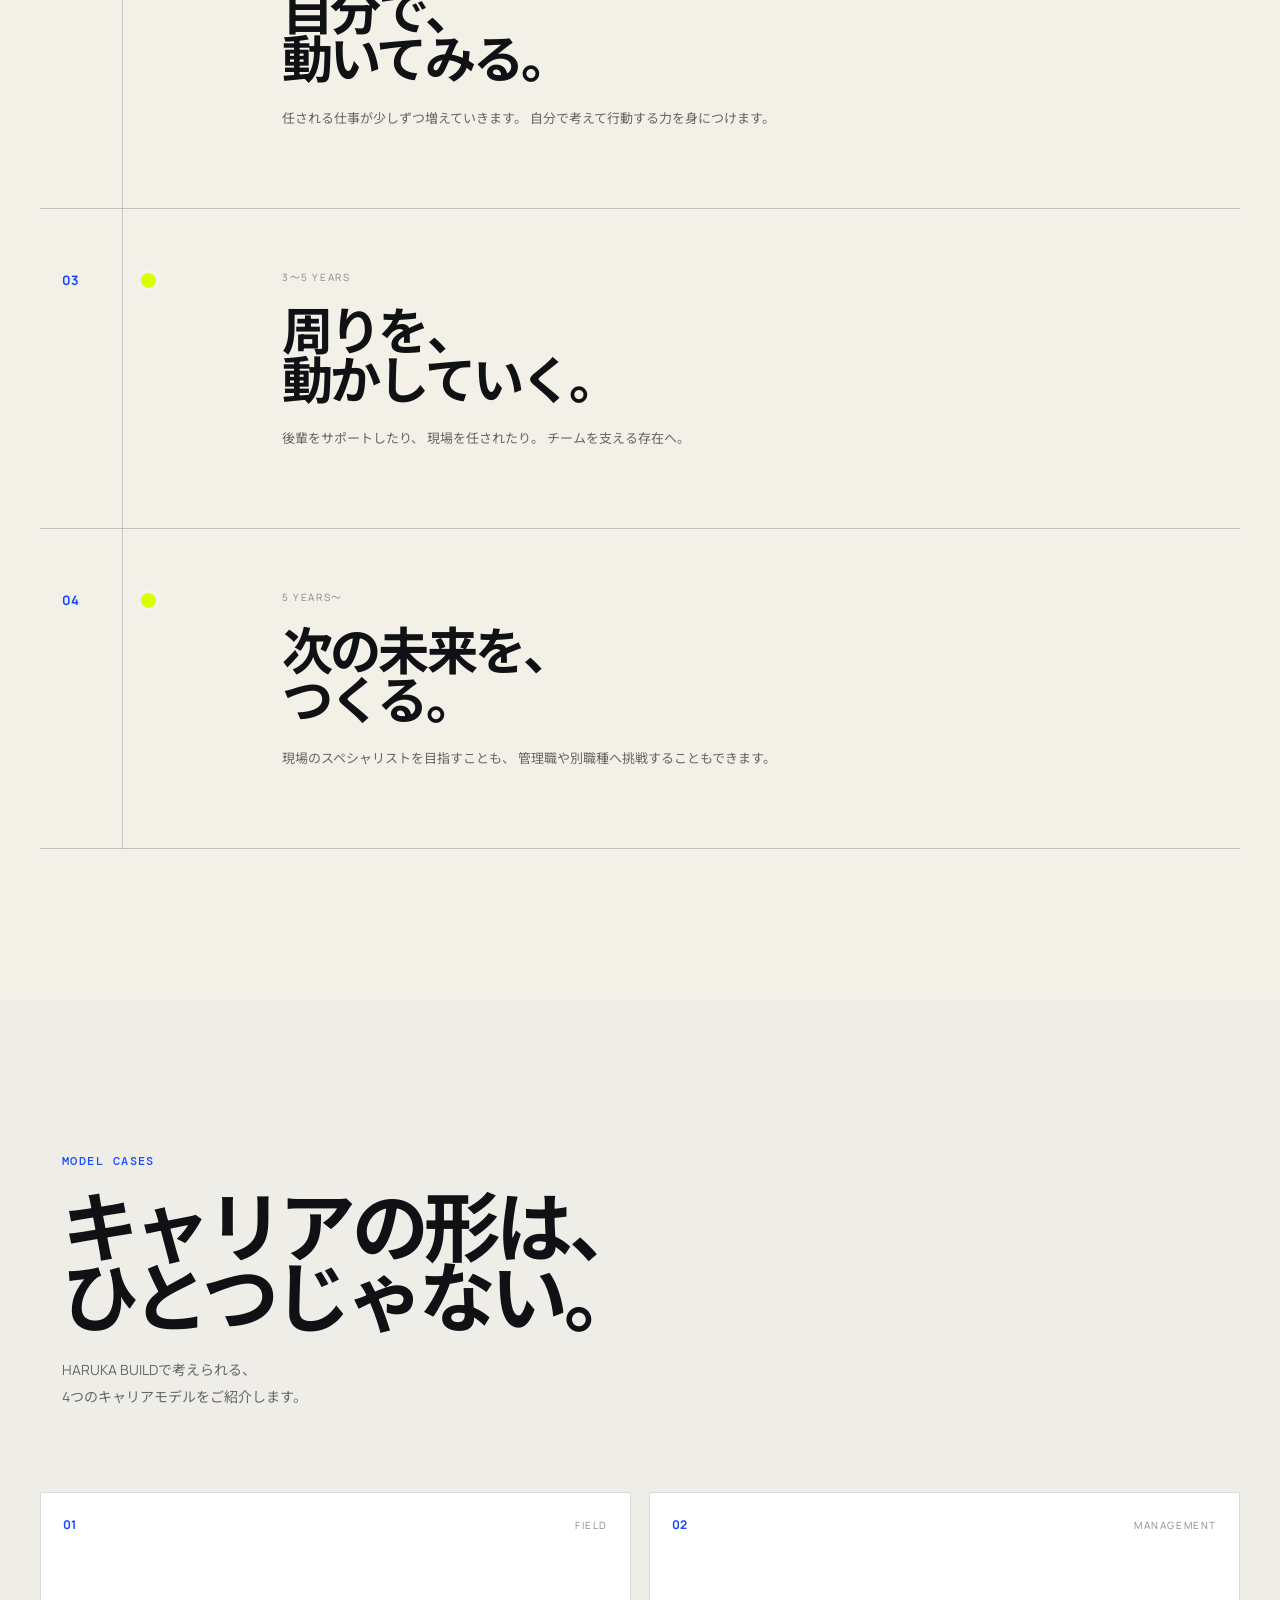
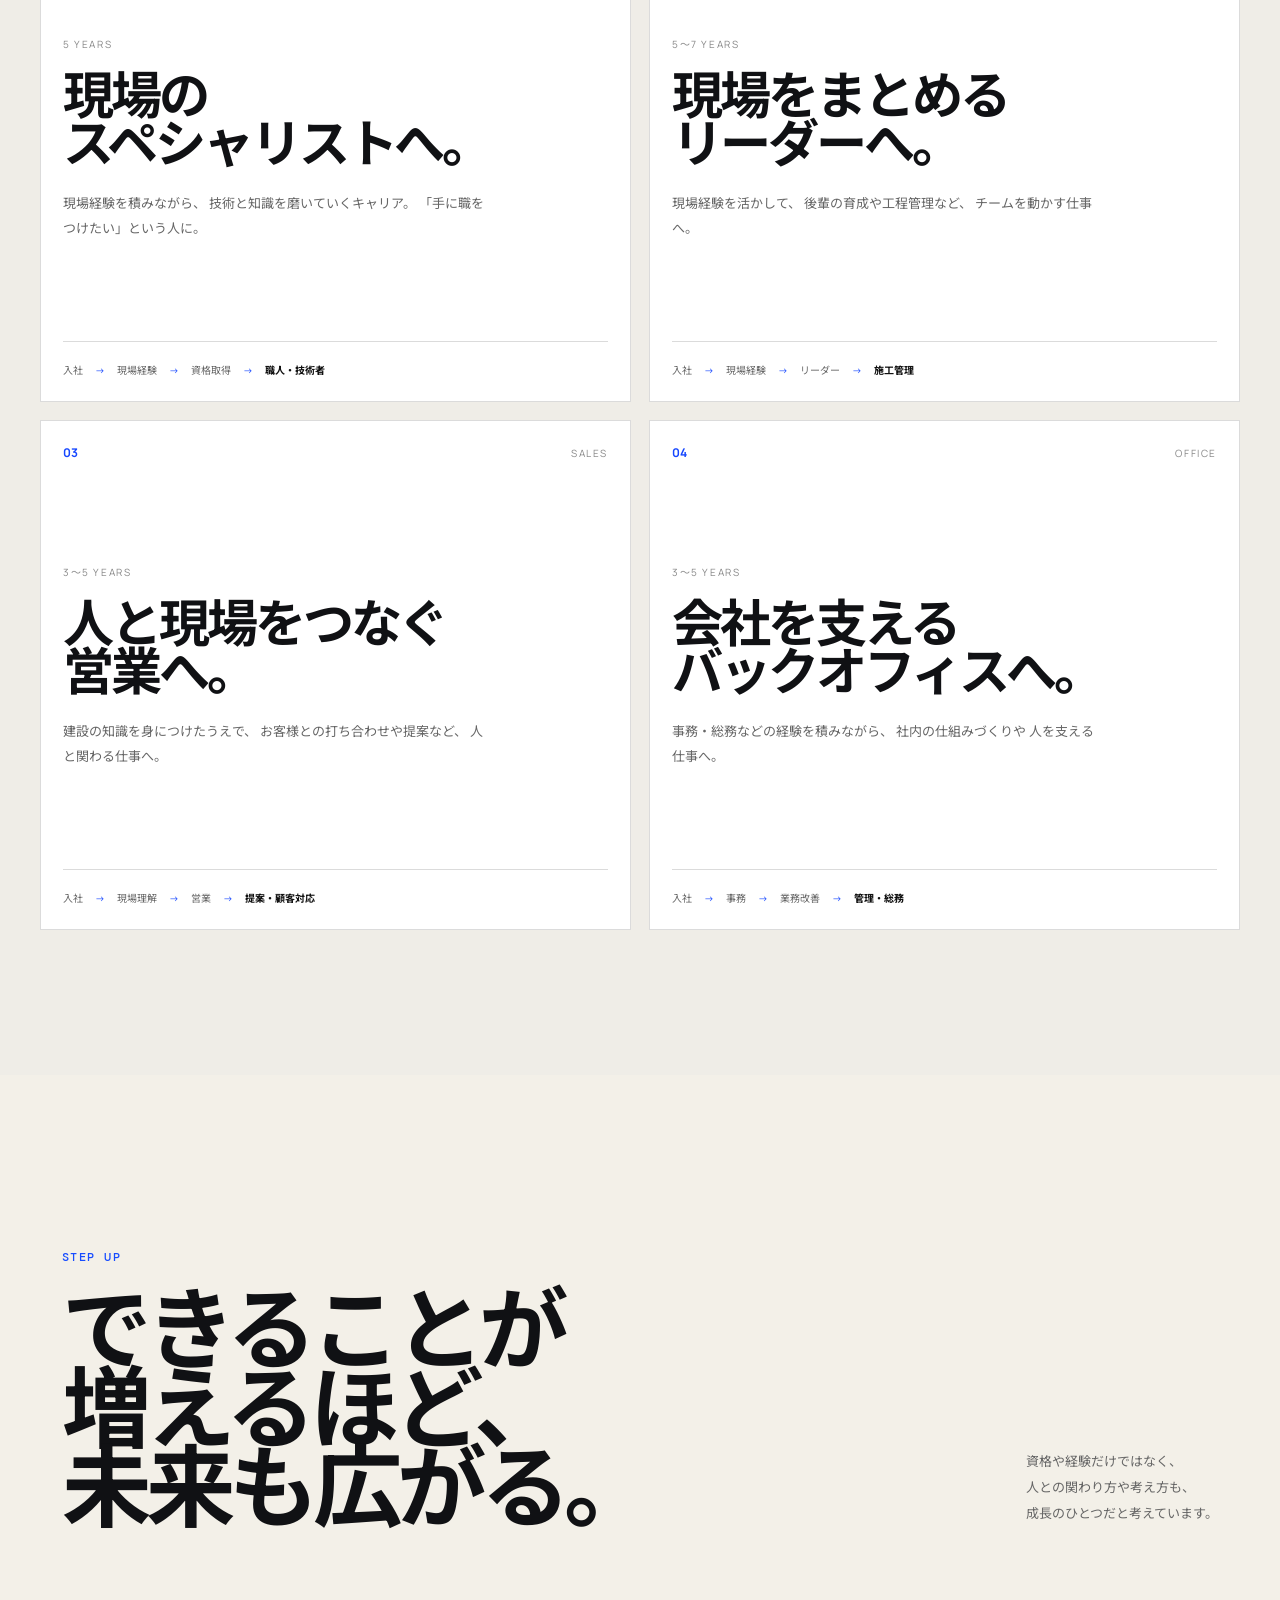
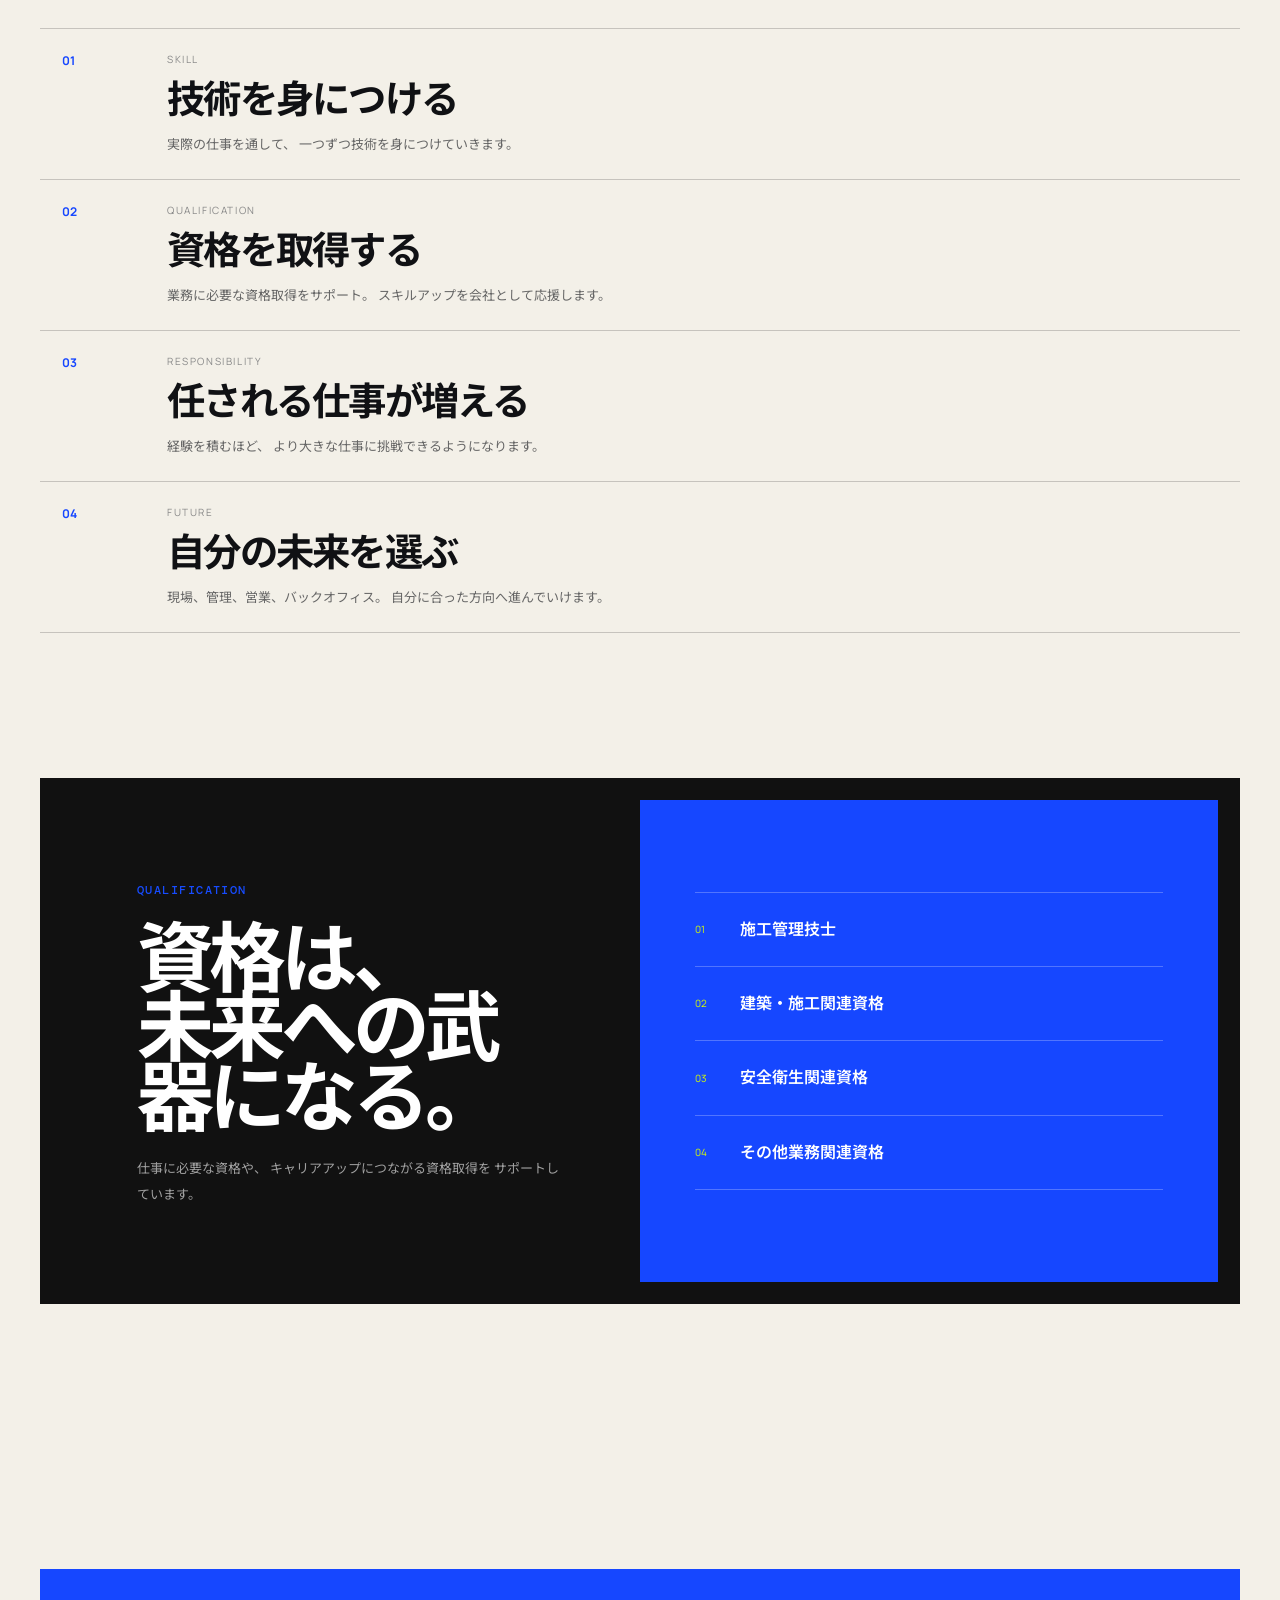
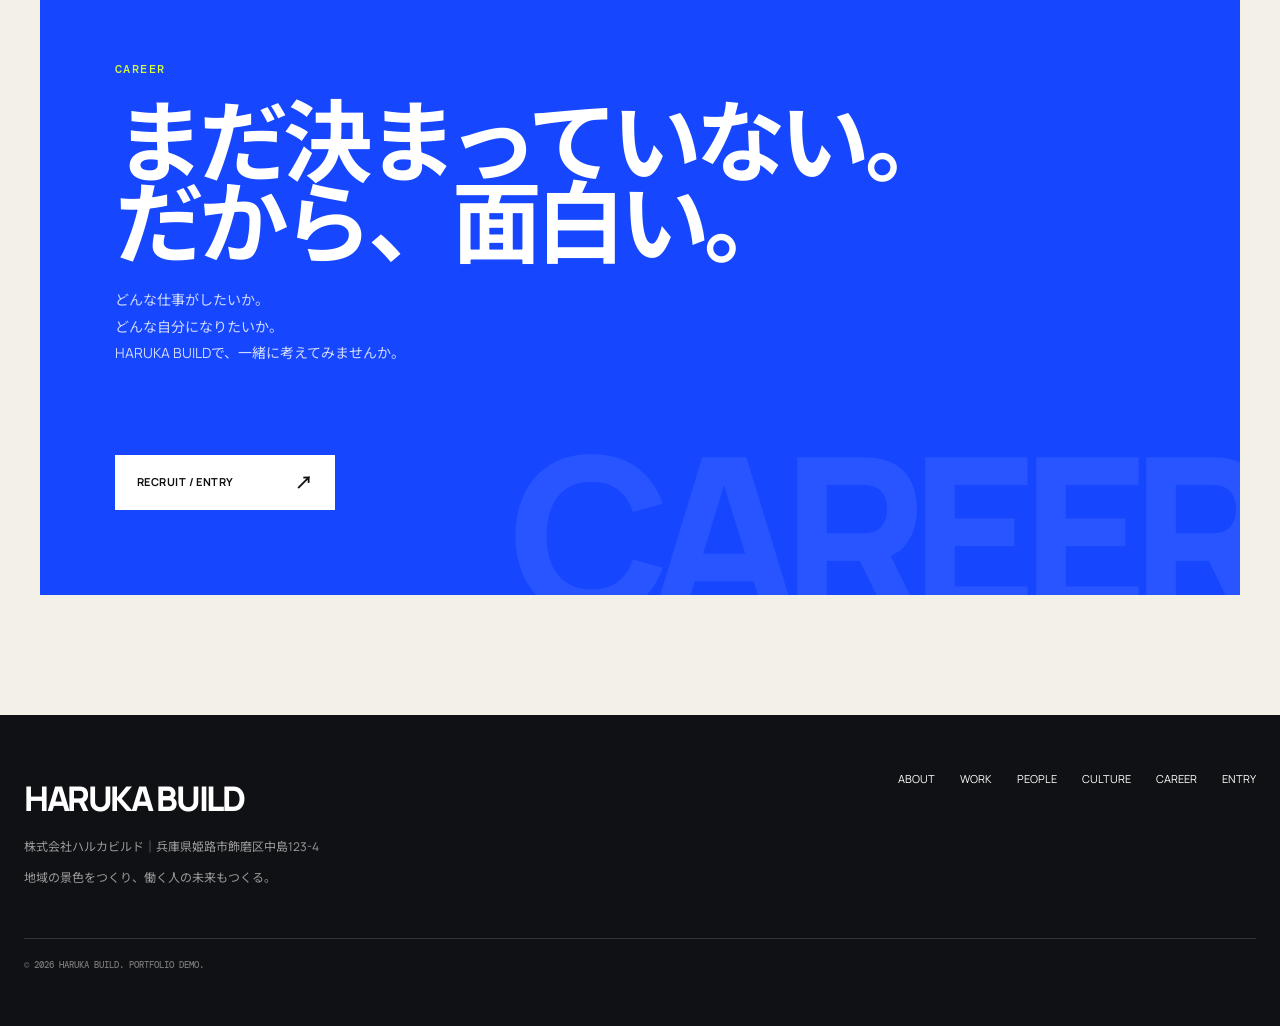
<file: career.html>
<!doctype html>
<html lang="ja">

<head>
    <meta charset="utf-8">
    <meta name="viewport" content="width=device-width,initial-scale=1">
    <meta name="description" content="兵庫県姫路市の建設会社 HARUKA BUILD 採用サイト。20〜30代の未経験・経験者を歓迎し、仕事・人・キャリア・働き方をオープンに紹介します。">
    <title>CAREER — キャリア | HARUKA BUILD</title>
    <link rel="stylesheet" href="css/reset.css">
    <link rel="stylesheet" href="css/style.css">
    <link rel="icon" href="image/logo.png" type="image/png">

</head>

<body>
    <div class="page">
        <header class="header">
            <div class="header-inner"><a class="brand" href="index.html"><span
                        class="brand-mark"><span>H</span></span><span>HARUKA BUILD<small>RECRUITMENT /
                            HYOGO</small></span></a>
                <nav class="nav"><a href="about.html">ABOUT</a><a href="work.html">WORK</a><a
                        href="people.html">PEOPLE</a><a href="culture.html">CULTURE</a><a
                        href="career.html">CAREER</a><a href="news.html">NEWS</a><a class="entry"
                        href="recruit.html">ENTRY ↗</a></nav><button class="menu" aria-label="メニュー">☰</button>
            </div>
        </header>
        <main>
            <!-- =====================================================
       PAGE HERO
  ====================================================== -->
            <section class="page-hero">
                <div class="container"><span class="eyebrow">04 / career</span>
                    <h1 class="reveal">CAREER.</h1>
                    <p class="lead reveal delay-1">HARUKA BUILDでは、<br> 一人ひとりの「やってみたい」を大切にしています。</p>
                </div>
            </section>
            <!-- =====================================================
       CAREER MAP
  ====================================================== -->
            <section class="career-map section">
                <div class="container">
                    <div class="section-heading reveal">
                        <span class="eyebrow">CAREER MAP</span>
                        <h2>
                            入社してから、<br>
                            どう成長する？
                        </h2>
                        <p>
                            最初から完璧じゃなくていい。<br>
                            仕事を覚え、できることを増やし、<br>
                            少しずつ任される仕事が増えていきます。
                        </p>
                    </div>
                    <div class="career-line">
                        <article class="career-step reveal">
                            <div class="career-step-number">
                                01
                            </div>
                            <div class="career-step-content">
                                <span class="career-step-label">
                                    0〜1 YEAR
                                </span>
                                <h3>
                                    まずは、<br>
                                    仕事を知る。
                                </h3>
                                <p>
                                    先輩について現場の流れを覚えながら、
                                    道具の使い方や安全に関する基本を身につけます。
                                </p>
                            </div>
                        </article>
                        <article class="career-step reveal">
                            <div class="career-step-number">
                                02
                            </div>
                            <div class="career-step-content">
                                <span class="career-step-label">
                                    1〜3 YEARS
                                </span>
                                <h3>
                                    自分で、<br>
                                    動いてみる。
                                </h3>
                                <p>
                                    任される仕事が少しずつ増えていきます。
                                    自分で考えて行動する力を身につけます。
                                </p>
                            </div>
                        </article>
                        <article class="career-step reveal">
                            <div class="career-step-number">
                                03
                            </div>
                            <div class="career-step-content">
                                <span class="career-step-label">
                                    3〜5 YEARS
                                </span>
                                <h3>
                                    周りを、<br>
                                    動かしていく。
                                </h3>
                                <p>
                                    後輩をサポートしたり、
                                    現場を任されたり。
                                    チームを支える存在へ。
                                </p>
                            </div>
                        </article>
                        <article class="career-step reveal">
                            <div class="career-step-number">
                                04
                            </div>
                            <div class="career-step-content">
                                <span class="career-step-label">
                                    5 YEARS〜
                                </span>
                                <h3>
                                    次の未来を、<br>
                                    つくる。
                                </h3>
                                <p>
                                    現場のスペシャリストを目指すことも、
                                    管理職や別職種へ挑戦することもできます。
                                </p>
                            </div>
                        </article>
                    </div>
                </div>
            </section>
            <!-- =====================================================
       MODEL CASES
  ====================================================== -->
            <section class="career-model section">
                <div class="container">
                    <div class="section-heading reveal">
                        <span class="eyebrow">
                            MODEL CASES
                        </span>
                        <h2>
                            キャリアの形は、<br>
                            ひとつじゃない。
                        </h2>
                        <p>
                            HARUKA BUILDで考えられる、<br>
                            4つのキャリアモデルをご紹介します。
                        </p>
                    </div>
                    <div class="career-model-track">
                        <!-- MODEL 01 -->
                        <article class="career-model-card reveal">
                            <div class="model-top">
                                <span class="model-number">01</span>
                                <span class="model-type">
                                    FIELD
                                </span>
                            </div>
                            <div class="model-main">
                                <span class="model-years">
                                    5 YEARS
                                </span>
                                <h3>
                                    現場の<br>
                                    スペシャリストへ。
                                </h3>
                                <p>
                                    現場経験を積みながら、
                                    技術と知識を磨いていくキャリア。
                                    「手に職をつけたい」という人に。
                                </p>
                            </div>
                            <div class="model-route">
                                <span>入社</span>
                                <i>→</i>
                                <span>現場経験</span>
                                <i>→</i>
                                <span>資格取得</span>
                                <i>→</i>
                                <strong>職人・技術者</strong>
                            </div>
                        </article>
                        <!-- MODEL 02 -->
                        <article class="career-model-card reveal">
                            <div class="model-top">
                                <span class="model-number">02</span>
                                <span class="model-type">
                                    MANAGEMENT
                                </span>
                            </div>
                            <div class="model-main">
                                <span class="model-years">
                                    5〜7 YEARS
                                </span>
                                <h3>
                                    現場をまとめる<br>
                                    リーダーへ。
                                </h3>
                                <p>
                                    現場経験を活かして、
                                    後輩の育成や工程管理など、
                                    チームを動かす仕事へ。
                                </p>
                            </div>
                            <div class="model-route">
                                <span>入社</span>
                                <i>→</i>
                                <span>現場経験</span>
                                <i>→</i>
                                <span>リーダー</span>
                                <i>→</i>
                                <strong>施工管理</strong>
                            </div>
                        </article>
                        <!-- MODEL 03 -->
                        <article class="career-model-card reveal">
                            <div class="model-top">
                                <span class="model-number">03</span>
                                <span class="model-type">
                                    SALES
                                </span>
                            </div>
                            <div class="model-main">
                                <span class="model-years">
                                    3〜5 YEARS
                                </span>
                                <h3>
                                    人と現場をつなぐ<br>
                                    営業へ。
                                </h3>
                                <p>
                                    建設の知識を身につけたうえで、
                                    お客様との打ち合わせや提案など、
                                    人と関わる仕事へ。
                                </p>
                            </div>
                            <div class="model-route">
                                <span>入社</span>
                                <i>→</i>
                                <span>現場理解</span>
                                <i>→</i>
                                <span>営業</span>
                                <i>→</i>
                                <strong>提案・顧客対応</strong>
                            </div>
                        </article>
                        <!-- MODEL 04 -->
                        <article class="career-model-card reveal">
                            <div class="model-top">
                                <span class="model-number">04</span>
                                <span class="model-type">
                                    OFFICE
                                </span>
                            </div>
                            <div class="model-main">
                                <span class="model-years">
                                    3〜5 YEARS
                                </span>
                                <h3>
                                    会社を支える<br>
                                    バックオフィスへ。
                                </h3>
                                <p>
                                    事務・総務などの経験を積みながら、
                                    社内の仕組みづくりや
                                    人を支える仕事へ。
                                </p>
                            </div>
                            <div class="model-route">
                                <span>入社</span>
                                <i>→</i>
                                <span>事務</span>
                                <i>→</i>
                                <span>業務改善</span>
                                <i>→</i>
                                <strong>管理・総務</strong>
                            </div>
                        </article>
                    </div>
                    <div class="career-swipe-hint">
                        <span>SWIPE</span>
                        <i></i>
                        <span>SCROLL</span>
                    </div>
                </div>
            </section>
            <!-- =====================================================
       STEP UP
  ====================================================== -->
            <section class="career-stepup section">
                <div class="container">
                    <div class="career-stepup-header reveal">
                        <div>
                            <span class="eyebrow">
                                STEP UP
                            </span>
                            <h2>
                                できることが<br>
                                増えるほど、<br>
                                未来も広がる。
                            </h2>
                        </div>
                        <p>
                            資格や経験だけではなく、<br>
                            人との関わり方や考え方も、<br>
                            成長のひとつだと考えています。
                        </p>
                    </div>
                    <div class="stepup-list">
                        <div class="stepup-item reveal">
                            <span class="stepup-number">
                                01
                            </span>
                            <div>
                                <span class="stepup-label">
                                    SKILL
                                </span>
                                <h3>
                                    技術を身につける
                                </h3>
                                <p>
                                    実際の仕事を通して、
                                    一つずつ技術を身につけていきます。
                                </p>
                            </div>
                        </div>
                        <div class="stepup-item reveal">
                            <span class="stepup-number">
                                02
                            </span>
                            <div>
                                <span class="stepup-label">
                                    QUALIFICATION
                                </span>
                                <h3>
                                    資格を取得する
                                </h3>
                                <p>
                                    業務に必要な資格取得をサポート。
                                    スキルアップを会社として応援します。
                                </p>
                            </div>
                        </div>
                        <div class="stepup-item reveal">
                            <span class="stepup-number">
                                03
                            </span>
                            <div>
                                <span class="stepup-label">
                                    RESPONSIBILITY
                                </span>
                                <h3>
                                    任される仕事が増える
                                </h3>
                                <p>
                                    経験を積むほど、
                                    より大きな仕事に挑戦できるようになります。
                                </p>
                            </div>
                        </div>
                        <div class="stepup-item reveal">
                            <span class="stepup-number">
                                04
                            </span>
                            <div>
                                <span class="stepup-label">
                                    FUTURE
                                </span>
                                <h3>
                                    自分の未来を選ぶ
                                </h3>
                                <p>
                                    現場、管理、営業、バックオフィス。
                                    自分に合った方向へ進んでいけます。
                                </p>
                            </div>
                        </div>
                    </div>
                </div>
            </section>
            <!-- =====================================================
       QUALIFICATION
  ====================================================== -->
            <section class="career-qualification section">
                <div class="container">
                    <div class="qualification-box reveal">
                        <div class="qualification-copy">
                            <span class="eyebrow">
                                QUALIFICATION
                            </span>
                            <h2>
                                資格は、<br>
                                未来への武器になる。
                            </h2>
                            <p>
                                仕事に必要な資格や、
                                キャリアアップにつながる資格取得を
                                サポートしています。
                            </p>
                        </div>
                        <div class="qualification-list">
                            <div class="qualification-item">
                                <span>01</span>
                                <strong>施工管理技士</strong>
                            </div>
                            <div class="qualification-item">
                                <span>02</span>
                                <strong>建築・施工関連資格</strong>
                            </div>
                            <div class="qualification-item">
                                <span>03</span>
                                <strong>安全衛生関連資格</strong>
                            </div>
                            <div class="qualification-item">
                                <span>04</span>
                                <strong>その他業務関連資格</strong>
                            </div>
                        </div>
                    </div>
                </div>
            </section>
            <!-- =====================================================
       CTA
  ====================================================== -->
            <section class="page-cta section career-cta">
                <div class="container">
                    <div class="cta-box reveal">
                        <span class="eyebrow">
                            CAREER
                        </span>
                        <h2>
                            まだ決まっていない。<br>
                            だから、面白い。
                        </h2>
                        <p>
                            どんな仕事がしたいか。<br>
                            どんな自分になりたいか。<br>
                            HARUKA BUILDで、一緒に考えてみませんか。
                        </p>
                        <a class="cta-button" href="recruit.html#entry">
                            RECRUIT / ENTRY
                            <span>↗</span>
                        </a>
                    </div>
                </div>
            </section>
        </main>
        <footer class="footer">
            <div class="container">
                <div class="footer-top">
                    <div>
                        <div class="footer-brand">HARUKA BUILD</div>
                        <p>株式会社ハルカビルド｜兵庫県姫路市飾磨区中島123-4</p>
                        <p>地域の景色をつくり、働く人の未来もつくる。</p>
                    </div>
                    <div class="footer-nav"><a href="about.html">ABOUT</a><a href="work.html">WORK</a><a
                            href="people.html">PEOPLE</a><a href="culture.html">CULTURE</a><a
                            href="career.html">CAREER</a><a href="recruit.html">ENTRY</a></div>
                </div>
                <div class="copyright">© 2026 HARUKA BUILD. PORTFOLIO DEMO.</div>
            </div>
        </footer>
    </div>
    <script src="js/main.js"></script>
</body>

</html>
</file>
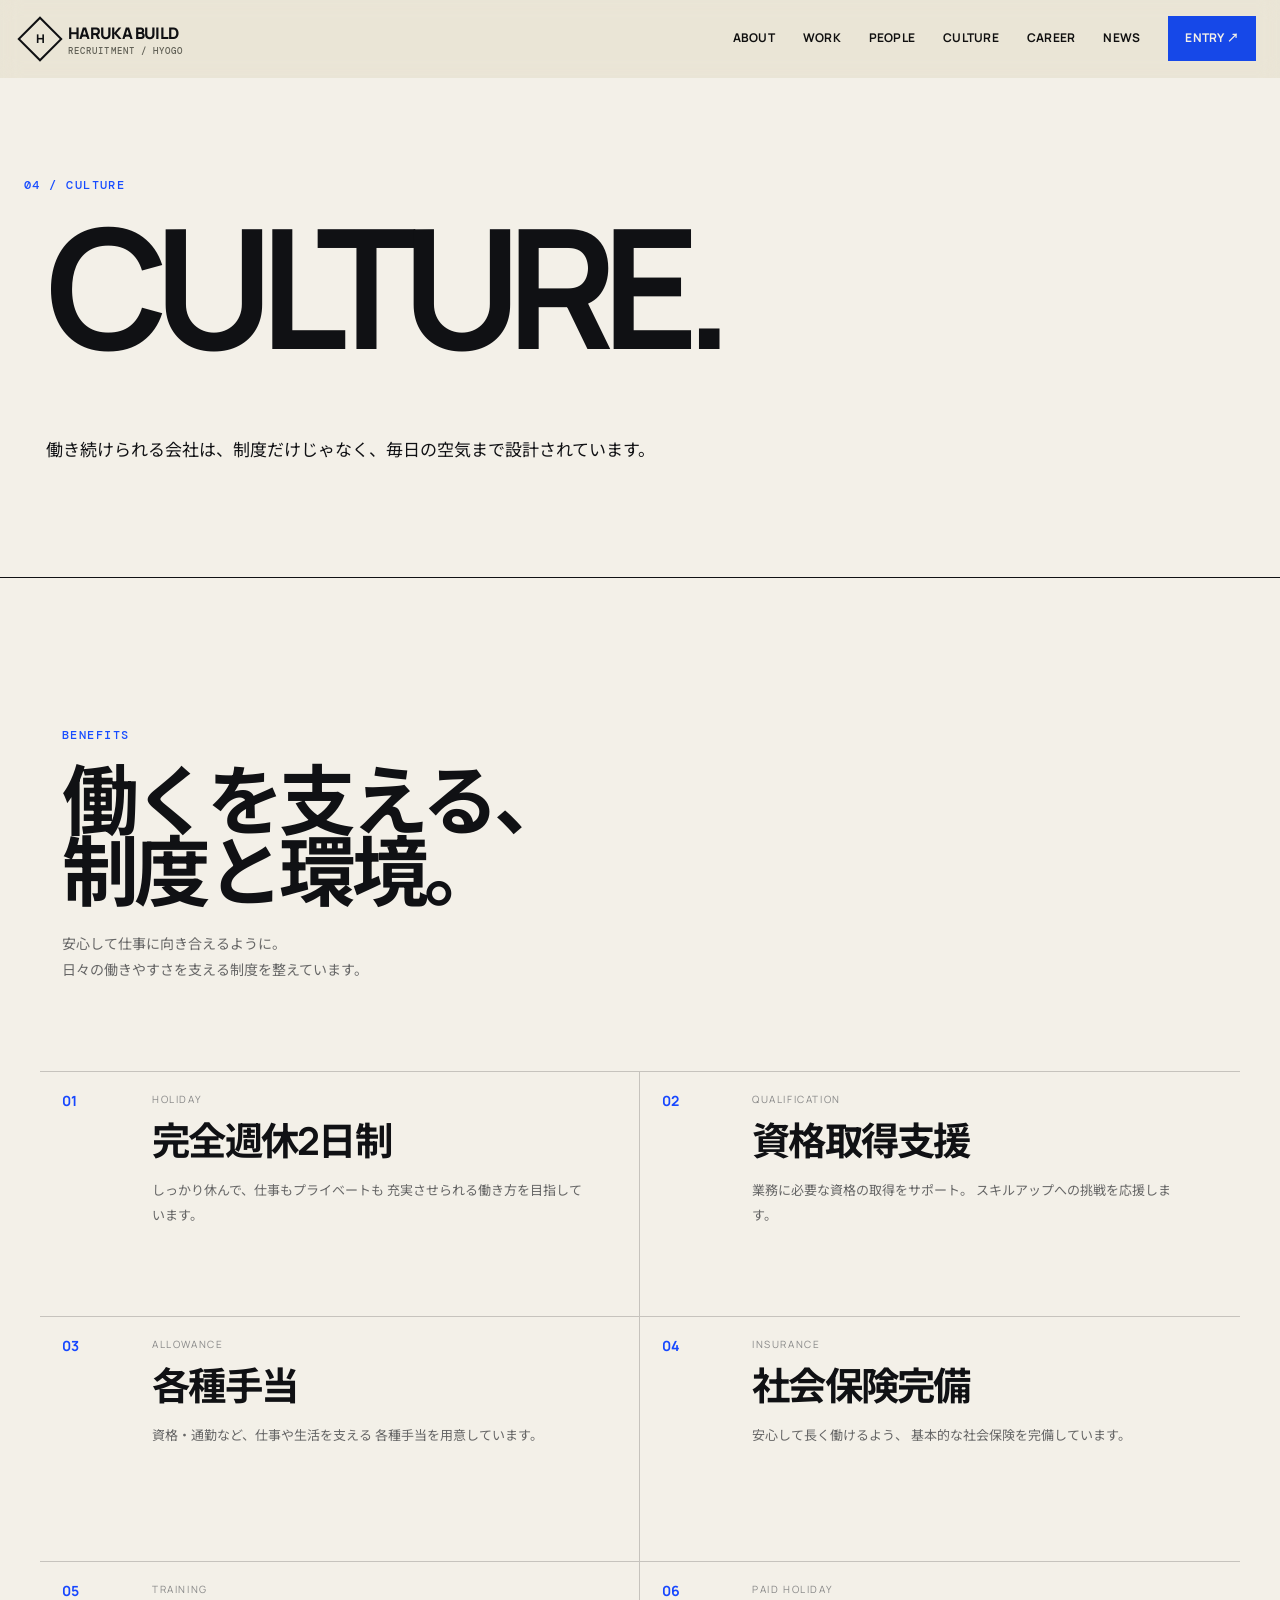
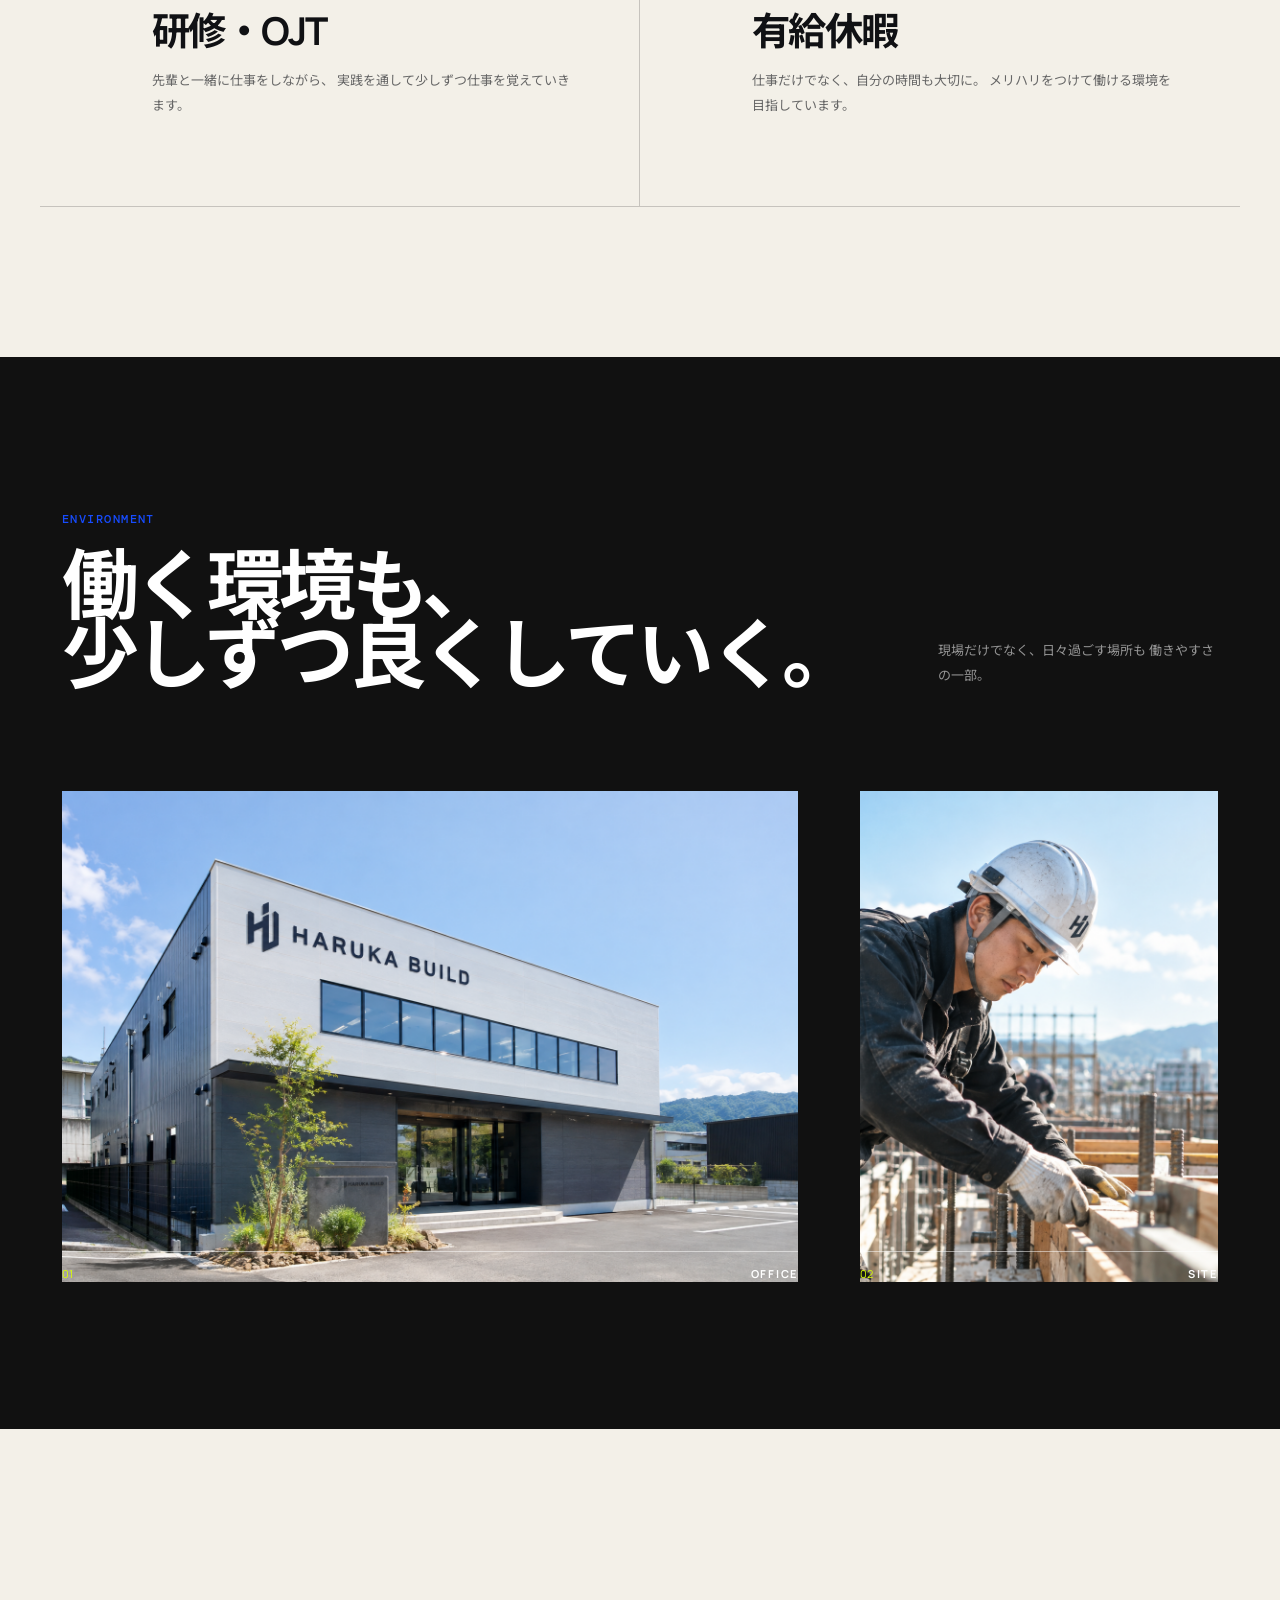
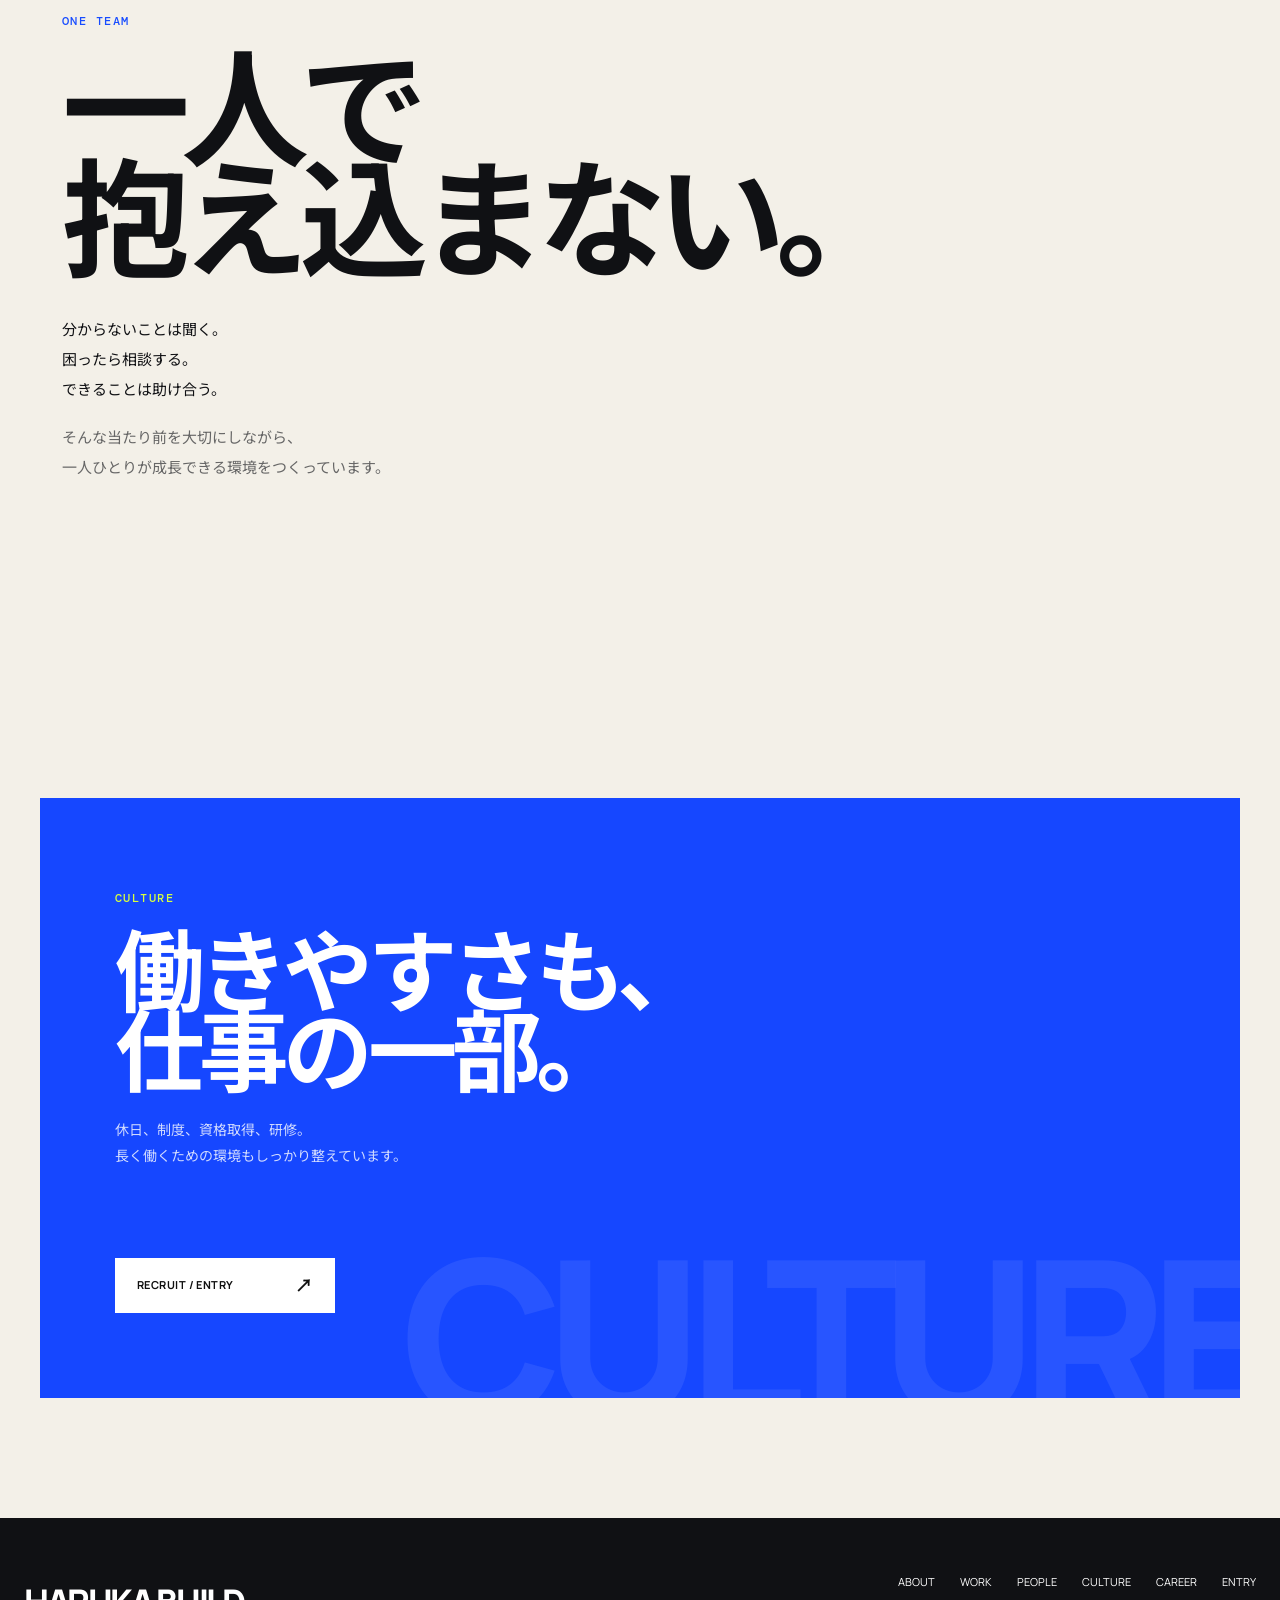
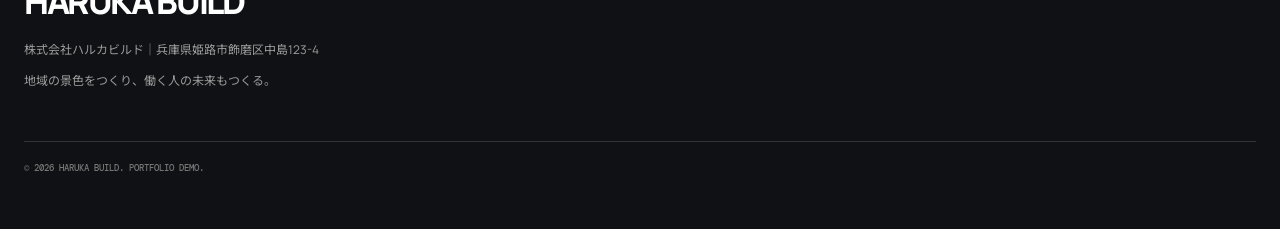
<file: culture.html>
<!doctype html>
<html lang="ja">
<head>
    <meta charset="utf-8">
    <meta name="viewport" content="width=device-width,initial-scale=1">
    <meta name="description" content="兵庫県姫路市の建設会社 HARUKA BUILD 採用サイト。20〜30代の未経験・経験者を歓迎し、仕事・人・キャリア・働き方をオープンに紹介します。">
    <title>CULTURE — 働く環境 | HARUKA BUILD</title>
    <link rel="stylesheet" href="css/reset.css">
    <link rel="stylesheet" href="css/style.css">
    <link rel="icon" href="image/logo.png" type="image/png">
</head>
<body>
    <div class="page">
        <header class="header">
            <div class="header-inner"><a class="brand" href="index.html"><span
                        class="brand-mark"><span>H</span></span><span>HARUKA BUILD<small>RECRUITMENT /
                            HYOGO</small></span></a>
                <nav class="nav"><a href="about.html">ABOUT</a><a href="work.html">WORK</a><a
                        href="people.html">PEOPLE</a><a href="culture.html">CULTURE</a><a
                        href="career.html">CAREER</a><a href="news.html">NEWS</a><a class="entry"
                        href="recruit.html">ENTRY ↗</a></nav><button class="menu" aria-label="メニュー">☰</button>
            </div>
        </header>
        <main>
            <section class="page-hero">
                <div class="container"><span class="eyebrow">04 / Culture</span>
                    <h1 class="reveal">CULTURE.</h1>
                    <p class="lead reveal delay-1">働き続けられる会社は、制度だけじゃなく、毎日の空気まで設計されています。</p>
                </div>
            </section>
            <!-- =========================================
     BENEFITS
========================================== -->
            <section class="culture-benefits section">
                <div class="container">
                    <div class="section-heading reveal">
                        <span class="eyebrow">
                            BENEFITS
                        </span>
                        <h2>
                            働くを支える、<br>
                            制度と環境。
                        </h2>
                        <p>
                            安心して仕事に向き合えるように。<br>
                            日々の働きやすさを支える制度を整えています。
                        </p>
                    </div>
                    <div class="benefits-grid">
                        <!-- 01 -->
                        <article class="benefit-card reveal">
                            <span class="benefit-number">
                                01
                            </span>
                            <div class="benefit-content">
                                <span class="benefit-label">
                                    HOLIDAY
                                </span>
                                <h3>
                                    完全週休2日制
                                </h3>
                                <p>
                                    しっかり休んで、仕事もプライベートも
                                    充実させられる働き方を目指しています。
                                </p>
                            </div>
                        </article>
                        <!-- 02 -->
                        <article class="benefit-card reveal">
                            <span class="benefit-number">
                                02
                            </span>
                            <div class="benefit-content">
                                <span class="benefit-label">
                                    QUALIFICATION
                                </span>
                                <h3>
                                    資格取得支援
                                </h3>
                                <p>
                                    業務に必要な資格の取得をサポート。
                                    スキルアップへの挑戦を応援します。
                                </p>
                            </div>
                        </article>
                        <!-- 03 -->
                        <article class="benefit-card reveal">
                            <span class="benefit-number">
                                03
                            </span>
                            <div class="benefit-content">
                                <span class="benefit-label">
                                    ALLOWANCE
                                </span>
                                <h3>
                                    各種手当
                                </h3>
                                <p>
                                    資格・通勤など、仕事や生活を支える
                                    各種手当を用意しています。
                                </p>
                            </div>
                        </article>
                        <!-- 04 -->
                        <article class="benefit-card reveal">
                            <span class="benefit-number">
                                04
                            </span>
                            <div class="benefit-content">
                                <span class="benefit-label">
                                    INSURANCE
                                </span>
                                <h3>
                                    社会保険完備
                                </h3>
                                <p>
                                    安心して長く働けるよう、
                                    基本的な社会保険を完備しています。
                                </p>
                            </div>
                        </article>
                        <!-- 05 -->
                        <article class="benefit-card reveal">
                            <span class="benefit-number">
                                05
                            </span>
                            <div class="benefit-content">
                                <span class="benefit-label">
                                    TRAINING
                                </span>
                                <h3>
                                    研修・OJT
                                </h3>
                                <p>
                                    先輩と一緒に仕事をしながら、
                                    実践を通して少しずつ仕事を覚えていきます。
                                </p>
                            </div>
                        </article>
                        <!-- 06 -->
                        <article class="benefit-card reveal">
                            <span class="benefit-number">
                                06
                            </span>
                            <div class="benefit-content">
                                <span class="benefit-label">
                                    PAID HOLIDAY
                                </span>
                                <h3>
                                    有給休暇
                                </h3>
                                <p>
                                    仕事だけでなく、自分の時間も大切に。
                                    メリハリをつけて働ける環境を目指しています。
                                </p>
                            </div>
                        </article>
                    </div>
                </div>
            </section>
            <!-- =========================================
     ENVIRONMENT
========================================== -->
            <section class="culture-environment section">
                <div class="container">
                    <div class="culture-environment-header reveal">
                        <div>
                            <span class="eyebrow">
                                ENVIRONMENT
                            </span>
                            <h2>
                                働く環境も、<br>
                                少しずつ良くしていく。
                            </h2>
                        </div>
                        <p>
                            現場だけでなく、日々過ごす場所も
                            働きやすさの一部。
                        </p>
                    </div>
                    <div class="environment-grid">
                        <!-- 大きい写真 -->
                        <div class="environment-main reveal">
                            <img src="image/about1.png" alt="HARUKA BUILDの働く環境">
                            <div class="environment-caption">
                                <span>
                                    01
                                </span>
                                <strong>
                                    OFFICE
                                </strong>
                            </div>
                        </div>
                        <!-- 小さい写真 -->
                        <div class="environment-sub reveal">
                            <img src="image/about3.png" alt="HARUKA BUILDの現場環境">
                            <div class="environment-caption">
                                <span>
                                    02
                                </span>
                                <strong>
                                    SITE
                                </strong>
                            </div>
                        </div>
                    </div>
                </div>
            </section>
            <!-- =========================================
     ONE TEAM
========================================== -->
            <section class="culture-team section">
                <div class="container">
                    <div class="culture-team-inner reveal">
                        <span class="eyebrow">
                            ONE TEAM
                        </span>
                        <h2>一人で<br>抱え込まない。</h2>
                        <p>分からないことは聞く。<br>困ったら相談する。<br>できることは助け合う。</p>
                        <p>そんな当たり前を大切にしながら、<br>一人ひとりが成長できる環境をつくっています。</p>
                    </div>
                </div>
            </section>
            <!-- =========================================
     CULTURE CTA
========================================== -->
            <section class="page-cta section culture-cta">
                <div class="container">
                    <div class="cta-box reveal">
                        <span class="eyebrow">
                            CULTURE
                        </span>
                        <h2>
                            働きやすさも、<br>
                            仕事の一部。
                        </h2>
                        <p>
                            休日、制度、資格取得、研修。<br>
                            長く働くための環境もしっかり整えています。
                        </p>
                        <a class="cta-button" href="recruit.html#entry">
                            RECRUIT / ENTRY
                            <span>↗</span>
                        </a>
                    </div>
                </div>
            </section>
        </main>
        <!-- =========================================
     FOOTER
========================================== -->
        <footer class="footer">
            <div class="container">
                <div class="footer-top">
                    <div>
                        <div class="footer-brand">HARUKA BUILD</div>
                        <p>株式会社ハルカビルド｜兵庫県姫路市飾磨区中島123-4</p>
                        <p>地域の景色をつくり、働く人の未来もつくる。</p>
                    </div>
                    <div class="footer-nav"><a href="about.html">ABOUT</a><a href="work.html">WORK</a><a
                            href="people.html">PEOPLE</a><a href="culture.html">CULTURE</a><a
                            href="career.html">CAREER</a><a href="recruit.html">ENTRY</a></div>
                </div>
                <div class="copyright">© 2026 HARUKA BUILD. PORTFOLIO DEMO.</div>
            </div>
        </footer>
        <script src="js/main.js"></script>
</body>
</html>
</file>
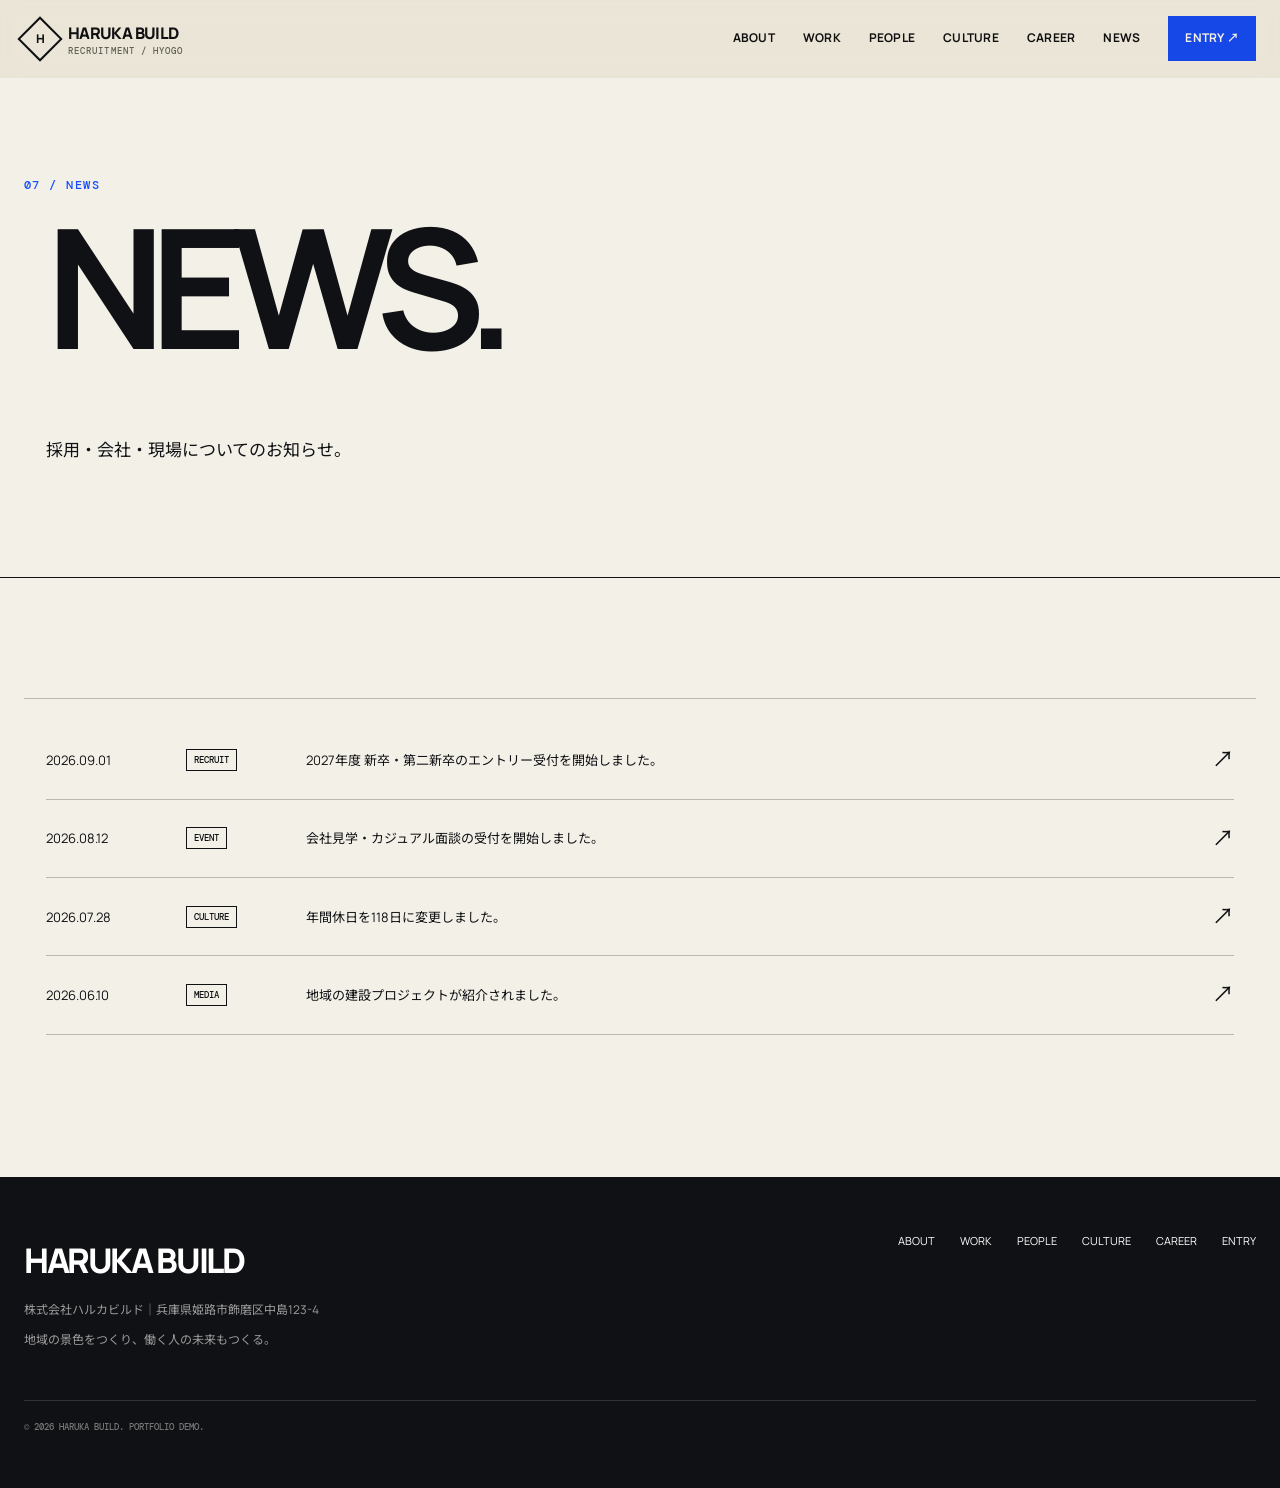
<file: news.html>
<!doctype html>
<html lang="ja">

<head>
    <meta charset="utf-8">
    <meta name="viewport" content="width=device-width,initial-scale=1">
    <meta name="description" content="兵庫県姫路市の建設会社 HARUKA BUILD 採用サイト。20〜30代の未経験・経験者を歓迎し、仕事・人・キャリア・働き方をオープンに紹介します。">
    <title>NEWS — お知らせ | HARUKA BUILD</title>
    <link rel="stylesheet" href="css/reset.css">
    <link rel="stylesheet" href="css/style.css">
    <link rel="icon" href="image/logo.png" type="image/png">

</head>

<body>
    <div class="page">
        <header class="header">
            <div class="header-inner"><a class="brand" href="index.html"><span
                        class="brand-mark"><span>H</span></span><span>HARUKA BUILD<small>RECRUITMENT /
                            HYOGO</small></span></a>
                <nav class="nav"><a href="about.html">ABOUT</a><a href="work.html">WORK</a><a
                        href="people.html">PEOPLE</a><a href="culture.html">CULTURE</a><a
                        href="career.html">CAREER</a><a href="news.html">NEWS</a><a class="entry"
                        href="recruit.html">ENTRY ↗</a></nav><button class="menu" aria-label="メニュー">☰</button>
            </div>
        </header>
        <main>
            <section class="page-hero">
                <div class="container"><span class="eyebrow">07 / News</span>
                    <h1 class="reveal">NEWS.</h1>
                    <p class="lead reveal delay-1">採用・会社・現場についてのお知らせ。</p>
                </div>
            </section>
            <section class="section">
                <div class="container">
                    <div class="news-list reveal">
                        <div class="news-row"><span>2026.09.01</span><span class="tag">RECRUIT</span><span>2027年度
                                新卒・第二新卒のエントリー受付を開始しました。</span><span class="arrow">↗</span></div>
                        <div class="news-row"><span>2026.08.12</span><span
                                class="tag">EVENT</span><span>会社見学・カジュアル面談の受付を開始しました。</span><span class="arrow">↗</span>
                        </div>
                        <div class="news-row"><span>2026.07.28</span><span
                                class="tag">CULTURE</span><span>年間休日を118日に変更しました。</span><span class="arrow">↗</span>
                        </div>
                        <div class="news-row"><span>2026.06.10</span><span
                                class="tag">MEDIA</span><span>地域の建設プロジェクトが紹介されました。</span><span class="arrow">↗</span>
                        </div>
                    </div>
                </div>
            </section>
        </main>
        <footer class="footer">
            <div class="container">
                <div class="footer-top">
                    <div>
                        <div class="footer-brand">HARUKA BUILD</div>
                        <p>株式会社ハルカビルド｜兵庫県姫路市飾磨区中島123-4</p>
                        <p>地域の景色をつくり、働く人の未来もつくる。</p>
                    </div>
                    <div class="footer-nav"><a href="about.html">ABOUT</a><a href="work.html">WORK</a><a
                            href="people.html">PEOPLE</a><a href="culture.html">CULTURE</a><a
                            href="career.html">CAREER</a><a href="recruit.html">ENTRY</a></div>
                </div>
                <div class="copyright">© 2026 HARUKA BUILD. PORTFOLIO DEMO.</div>
            </div>
        </footer>
    </div>
    <script src="js/main.js"></script>
</body>

</html>
</file>
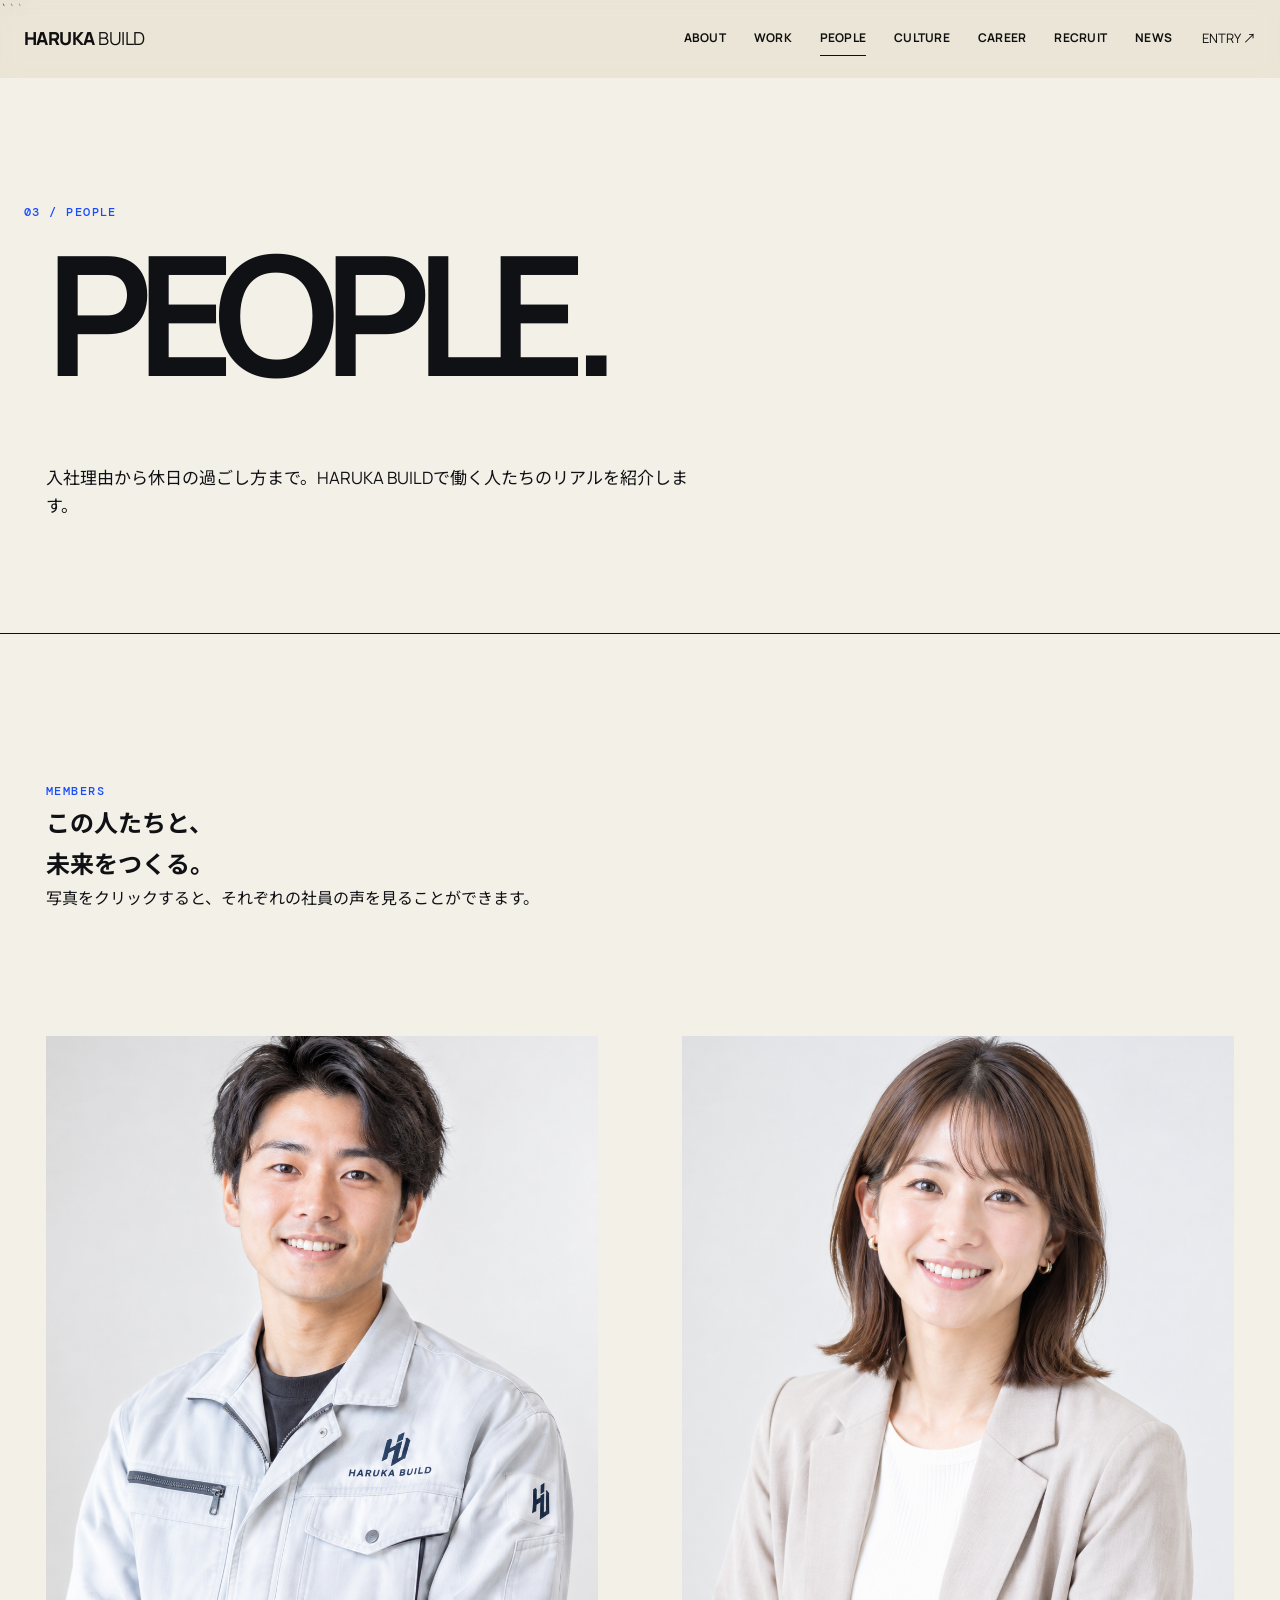
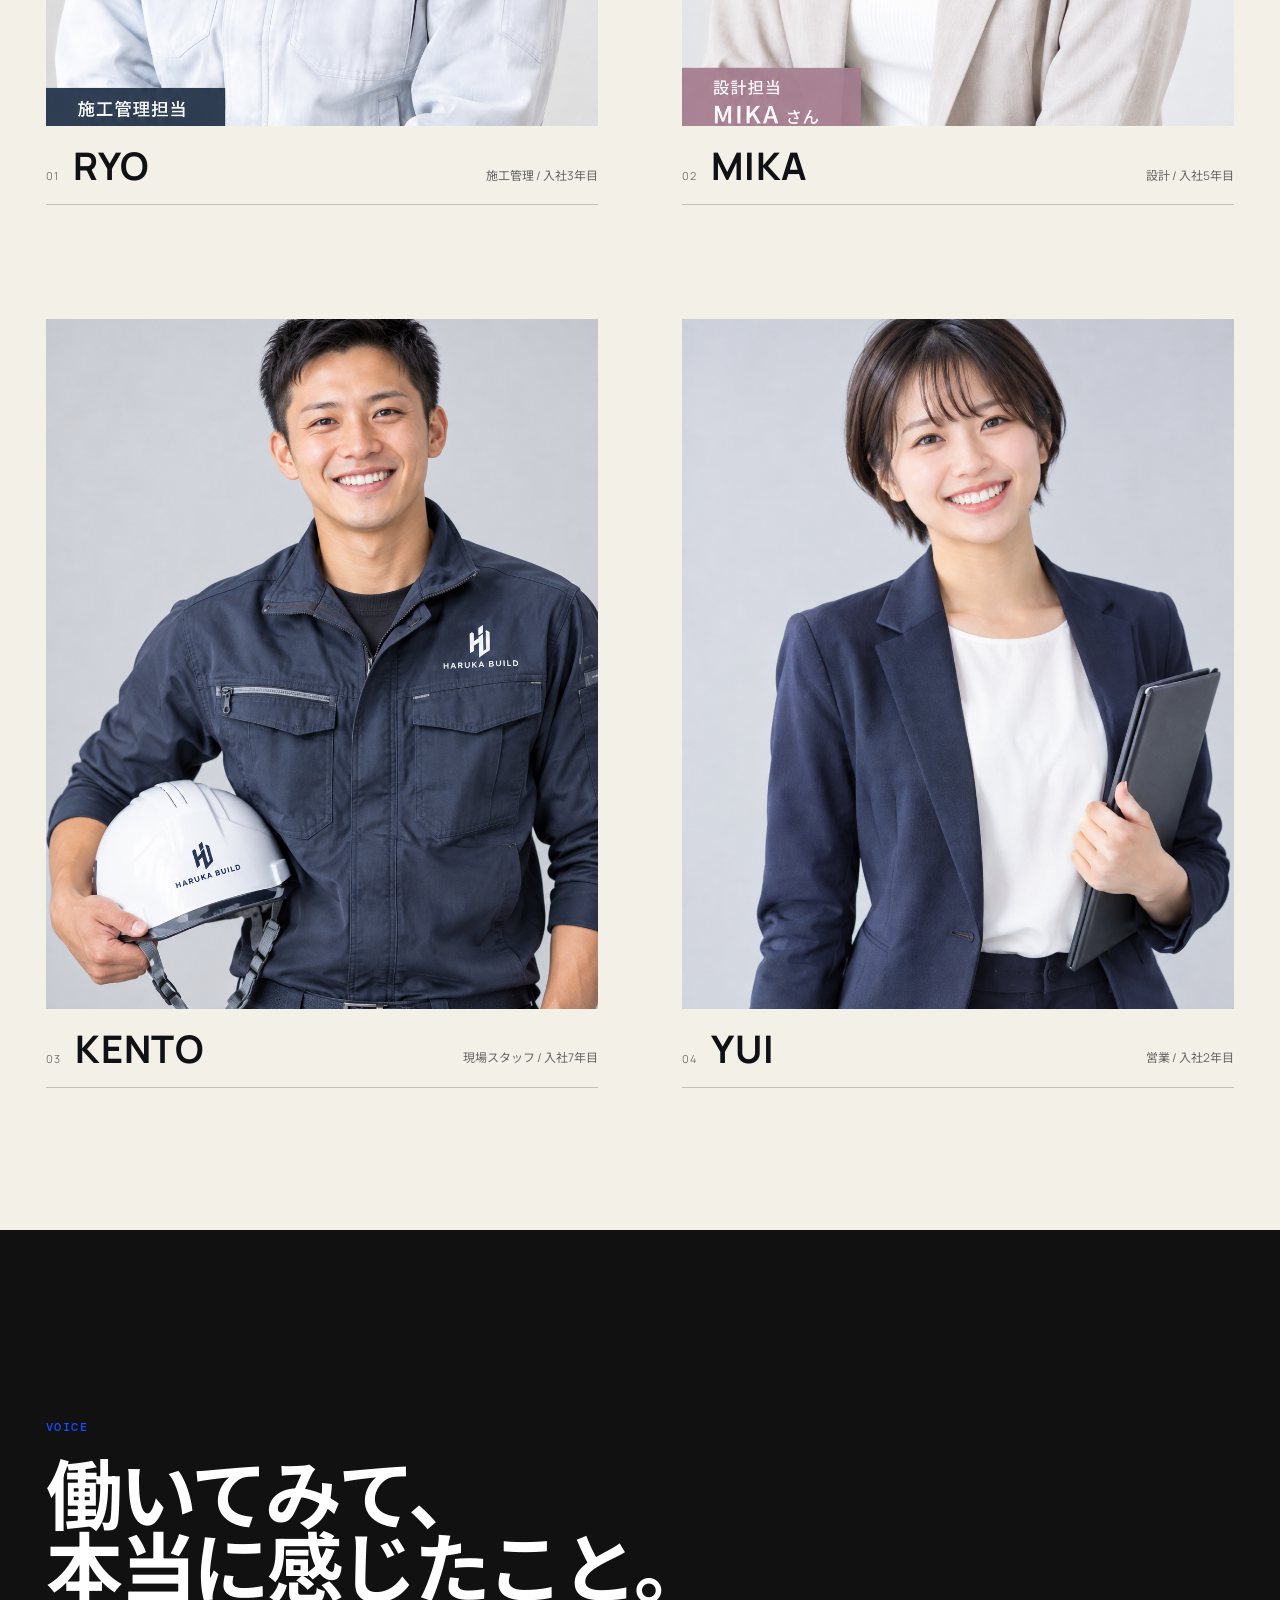
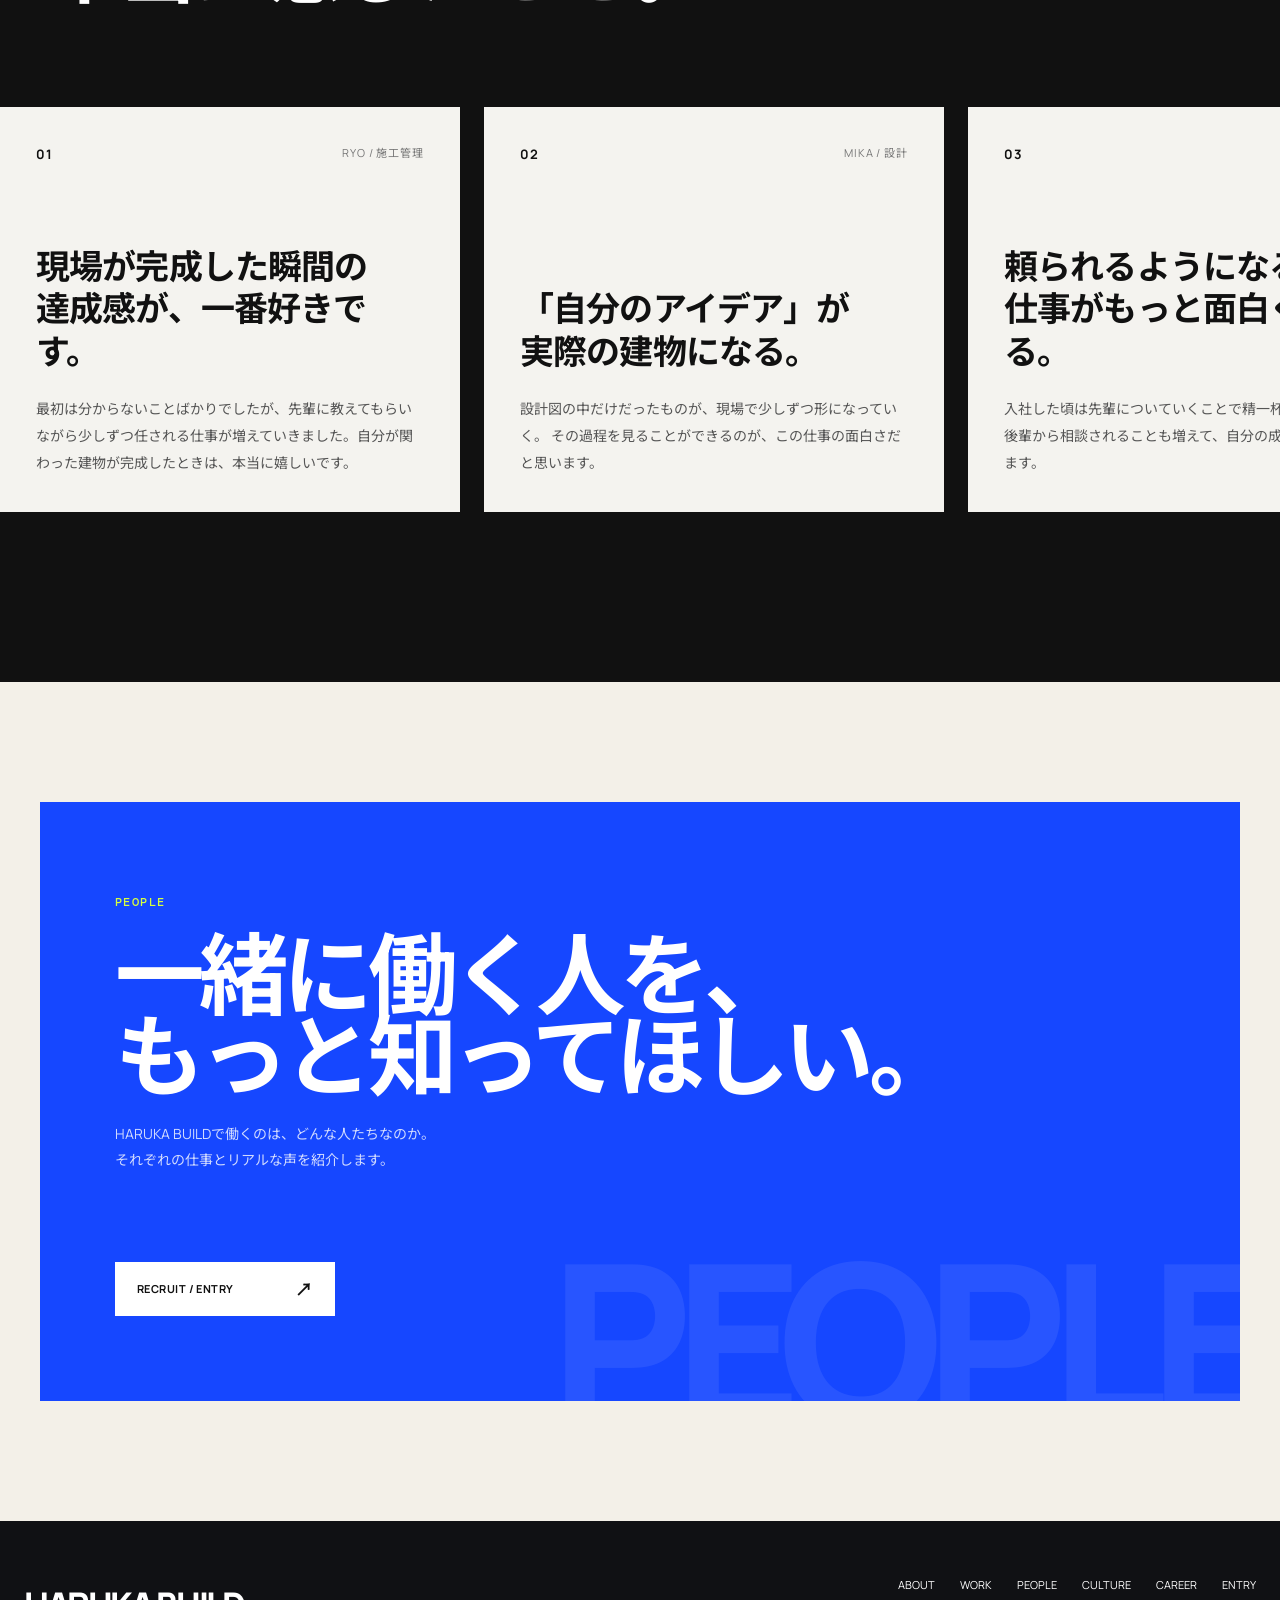
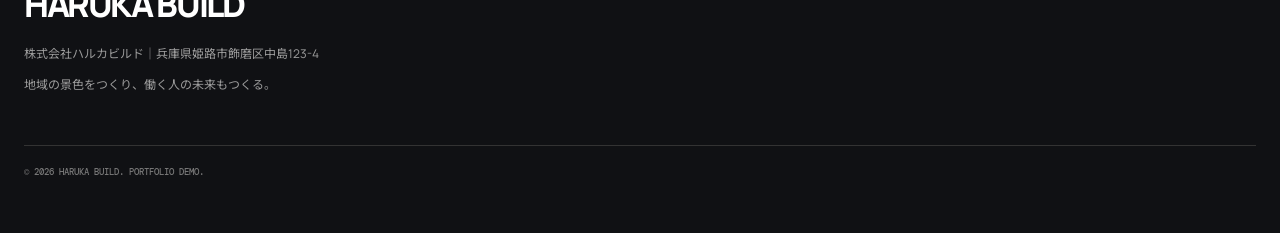
<file: people.html>
<!doctype html>
<html lang="ja">

<head>
    <meta charset="utf-8">
    <meta name="viewport" content="width=device-width, initial-scale=1">
    <meta name="description" content="HARUKA BUILDで働く社員を紹介。仕事内容、やりがい、入社理由、職場の雰囲気など、若手社員のリアルな声を紹介します。">
    <title>PEOPLE｜HARUKA BUILD</title>
    <link rel="stylesheet" href="css/reset.css">
    <link rel="stylesheet" href="css/style.css">
    <link rel="icon" href="image/logo.png" type="image/png">

</head>

<body>
    <!-- HEADER -->
    <header class="header">
        <div class="header-inner">
            <a class="logo" href="index.html">
                HARUKA <span>BUILD</span>
            </a>
            <nav class="nav">
                <a href="about.html">ABOUT</a>
                <a href="work.html">WORK</a>
                <a href="people.html" class="is-current">PEOPLE</a>
                <a href="culture.html">CULTURE</a>
                <a href="career.html">CAREER</a>
                <a href="recruit.html">RECRUIT</a>
                <a href="news.html">NEWS</a>
            </nav>
            <a class="entry-btn" href="recruit.html#entry">
                ENTRY ↗
            </a>
            <button class="menu-btn" type="button" aria-label="メニューを開く">
                ☰
            </button>
        </div>
    </header>
    <!-- MOBILE NAV -->
    <nav class="mobile-nav">
        <a href="about.html">ABOUT</a>
        <a href="work.html">WORK</a>
        <a href="people.html">PEOPLE</a>
        <a href="culture.html">CULTURE</a>
        <a href="career.html">CAREER</a>
        <a href="recruit.html">RECRUIT</a>
        <a href="news.html">NEWS</a>
        <a class="entry-btn" href="recruit.html#entry">
            ENTRY ↗
        </a>
    </nav>
    <main>
        ```
        <section class="page-hero">
            <div class="container"><span class="eyebrow">03 / People</span>
                <h1 class="reveal">PEOPLE.</h1>
                <p class="lead reveal delay-1">入社理由から休日の過ごし方まで。HARUKA BUILDで働く人たちのリアルを紹介します。</p>
            </div>
        </section>
        <!-- PEOPLE -->
        <section class="section people-section">
            <div class="container">
                <div class="section-heading reveal">
                    <span class="eyebrow">
                        MEMBERS
                    </span>
                    <h2>この人たちと、<br>未来をつくる。</h2>
                    <p>写真をクリックすると、それぞれの社員の声を見ることができます。</p>
                </div>
                <div class="people-grid">
                    <!-- PERSON 01 -->
                    <article class="person-card reveal" data-person="people1">
                        <div class="person-image">
                            <img src="image/people1.png" alt="RYO｜施工管理">
                            <div class="person-overlay">
                                <span class="overlay-label">
                                    VIEW VOICE
                                </span>
                                <span class="overlay-arrow">
                                    ↗
                                </span>
                            </div>
                        </div>
                        <div class="person-info">
                            <div>
                                <span class="person-number">01</span>
                                <strong>RYO</strong>
                            </div>
                            <span>施工管理 / 入社3年目</span>
                        </div>
                    </article>
                    <!-- PERSON 02 -->
                    <article class="person-card reveal" data-person="people2">
                        <div class="person-image">
                            <img src="image/people2.png" alt="MIKA｜設計">
                            <div class="person-overlay">
                                <span class="overlay-label">VIEW VOICE</span>
                                <span class="overlay-arrow">↗</span>
                            </div>
                        </div>
                        <div class="person-info">
                            <div>
                                <span class="person-number">02</span>
                                <strong>MIKA</strong>
                            </div>
                            <span>設計 / 入社5年目</span>
                        </div>
                    </article>
                    <!-- PERSON 03 -->
                    <article class="person-card reveal" data-person="people3">
                        <div class="person-image">
                            <img src="image/people3.png" alt="KENTO｜現場スタッフ">
                            <div class="person-overlay">
                                <span class="overlay-label">VIEW VOICE</span>
                                <span class="overlay-arrow">↗</span>
                            </div>
                        </div>
                        <div class="person-info">
                            <div>
                                <span class="person-number">03</span>
                                <strong>KENTO</strong>
                            </div>
                            <span>現場スタッフ / 入社7年目</span>
                        </div>
                    </article>
                    <!-- PERSON 04 -->
                    <article class="person-card reveal" data-person="people4">
                        <div class="person-image">
                            <img src="image/people4.png" alt="YUI｜営業">
                            <div class="person-overlay">
                                <span class="overlay-label">VIEW VOICE</span>
                                <span class="overlay-arrow">↗</span>
                            </div>
                        </div>
                        <div class="person-info">
                            <div>
                                <span class="person-number">04</span>
                                <strong>YUI</strong>
                            </div>
                            <span>営業 / 入社2年目</span>
                        </div>
                    </article>
                </div>
            </div>
        </section>
        <!-- VOICE -->
        <section class="voice-section">
            <div class="container">
                <div class="voice-heading reveal">
                    <span class="eyebrow">VOICE</span>
                    <h2>働いてみて、<br>本当に感じたこと。</h2>
                </div>
            </div>
            <!-- HORIZONTAL VOICE -->
            <div class="voice-slider">
                <div class="voice-track">
                    <!-- VOICE 01 -->
                    <article class="voice-card">
                        <div class="voice-card-top">
                            <span class="voice-number">01</span>
                            <span class="voice-role">RYO / 施工管理</span>
                        </div>
                        <h3>現場が完成した瞬間の<br>達成感が、一番好きです。</h3>
                        <p>最初は分からないことばかりでしたが、先輩に教えてもらいながら少しずつ任される仕事が増えていきました。自分が関わった建物が完成したときは、本当に嬉しいです。</p>
                    </article>
                    <!-- VOICE 02 -->
                    <article class="voice-card">
                        <div class="voice-card-top">
                            <span class="voice-number">02</span>
                            <span class="voice-role">MIKA / 設計</span>
                        </div>
                        <h3>「自分のアイデア」が<br>実際の建物になる。</h3>
                        <p>
                            設計図の中だけだったものが、現場で少しずつ形になっていく。
                            その過程を見ることができるのが、この仕事の面白さだと思います。
                        </p>
                    </article>
                    <!-- VOICE 03 -->
                    <article class="voice-card">
                        <div class="voice-card-top">
                            <span class="voice-number">03</span>
                            <span class="voice-role">KENTO / 現場</span>
                        </div>
                        <h3>頼られるようになると、<br>仕事がもっと面白くなる。</h3>
                        <p>
                            入社した頃は先輩についていくことで精一杯でした。
                            今では後輩から相談されることも増えて、自分の成長を実感しています。
                        </p>
                    </article>
                    <!-- VOICE 04 -->
                    <article class="voice-card">
                        <div class="voice-card-top">
                            <span class="voice-number">04</span>
                            <span class="voice-role">YUI / 営業</span>
                        </div>
                        <h3>人と話すことが好き。<br>それが仕事につながっています。</h3>
                        <p>
                            お客様の希望を聞いて、社内のメンバーと相談しながら
                            一つの提案を作っていきます。
                            「お願いしてよかった」と言っていただける瞬間がやりがいです。
                        </p>
                    </article>
                    <!-- DUPLICATE FOR INFINITE LOOP -->
                    <article class="voice-card">
                        <div class="voice-card-top">
                            <span class="voice-number">01</span>
                            <span class="voice-role">RYO / 施工管理</span>
                        </div>
                        <h3>現場が完成した瞬間の<br>達成感が、一番好きです。</h3>
                        <p>
                            最初は分からないことばかりでしたが、
                            先輩に教えてもらいながら少しずつ任される仕事が増えていきました。
                            自分が関わった建物が完成したときは、本当に嬉しいです。
                        </p>
                    </article>
                    <article class="voice-card">
                        <div class="voice-card-top">
                            <span class="voice-number">02</span>
                            <span class="voice-role">MIKA / 設計</span>
                        </div>
                        <h3>「自分のアイデア」が<br>実際の建物になる。</h3>
                        <p>
                            設計図の中だけだったものが、現場で少しずつ形になっていく。
                            その過程を見ることができるのが、この仕事の面白さだと思います。
                        </p>
                    </article>
                    <article class="voice-card">
                        <div class="voice-card-top">
                            <span class="voice-number">03</span>
                            <span class="voice-role">KENTO / 現場</span>
                        </div>
                        <h3>頼られるようになると、<br>仕事がもっと面白くなる。</h3>
                        <p>
                            入社した頃は先輩についていくことで精一杯でした。
                            今では後輩から相談されることも増えて、自分の成長を実感しています。
                        </p>
                    </article>
                    <article class="voice-card">
                        <div class="voice-card-top">
                            <span class="voice-number">04</span>
                            <span class="voice-role">YUI / 営業</span>
                        </div>
                        <h3>人と話すことが好き。<br>それが仕事につながっています。</h3>
                        <p>
                            お客様の希望を聞いて、社内のメンバーと相談しながら
                            一つの提案を作っていきます。
                            「お願いしてよかった」と言っていただける瞬間がやりがいです。
                        </p>
                    </article>
                </div>
            </div>
        </section>
        <!-- CTA -->
        <section class="page-cta section people-cta">
            <div class="container">
                <div class="cta-box reveal">
                    <span class="eyebrow">
                        PEOPLE
                    </span>
                    <h2>
                        一緒に働く人を、<br>
                        もっと知ってほしい。
                    </h2>
                    <p>
                        HARUKA BUILDで働くのは、どんな人たちなのか。<br>
                        それぞれの仕事とリアルな声を紹介します。
                    </p>
                    <a class="cta-button" href="recruit.html#entry">
                        RECRUIT / ENTRY
                        <span>↗</span>
                    </a>
                </div>
            </div>
        </section>
    </main>
    <!-- FOOTER -->
    <footer class="footer">
        <div class="container">
            <div class="footer-top">
                <div>
                    <div class="footer-brand">HARUKA BUILD</div>
                    <p>株式会社ハルカビルド｜兵庫県姫路市飾磨区中島123-4</p>
                    <p>地域の景色をつくり、働く人の未来もつくる。</p>
                </div>
                <div class="footer-nav"><a href="about.html">ABOUT</a><a href="work.html">WORK</a><a
                        href="people.html">PEOPLE</a><a href="culture.html">CULTURE</a><a
                        href="career.html">CAREER</a><a href="recruit.html">ENTRY</a></div>
            </div>
            <div class="copyright">© 2026 HARUKA BUILD. PORTFOLIO DEMO.</div>
        </div>
    </footer>
    <!-- EMPLOYEE VOICE MODAL -->
    <div class="employee-modal" id="employeeModal" aria-hidden="true">
        ```
        <div class="employee-modal-bg"></div>
        <div class="employee-modal-inner">
            <button class="employee-modal-close" type="button" aria-label="閉じる">
                ×
            </button>
            <div class="employee-modal-content">
                <span class="modal-number" id="modalNumber">
                    01
                </span>
                <span class="modal-role" id="modalRole">
                    RYO / 施工管理
                </span>
                <h2 id="modalName">
                    RYO
                </h2>
                <p class="modal-lead" id="modalLead">
                    現場が完成した瞬間の達成感が、一番好きです。
                </p>
                <div class="modal-details">
                    <div>
                        <span>仕事内容</span>
                        <p id="modalWork">
                            現場全体の進行を管理し、職人さんや協力会社と連携しています。
                        </p>
                    </div>
                    <div>
                        <span>やりがい</span>
                        <p id="modalReward">
                            自分が関わった建物が完成して、街に残っていくこと。
                        </p>
                    </div>
                    <div>
                        <span>職場の印象</span>
                        <p id="modalImpression">
                            年齢に関係なく意見を言いやすく、先輩にも相談しやすい環境です。
                        </p>
                    </div>
                </div>
                <div class="modal-message">
                    <span>MESSAGE</span>
                    <p id="modalMessage">
                        未経験からのスタートでしたが、できることが増えるたびに仕事が面白くなりました。
                    </p>
                </div>
            </div>
        </div>
        ```
    </div>
    <script src="js/main.js"></script>
</body>

</html>
</file>
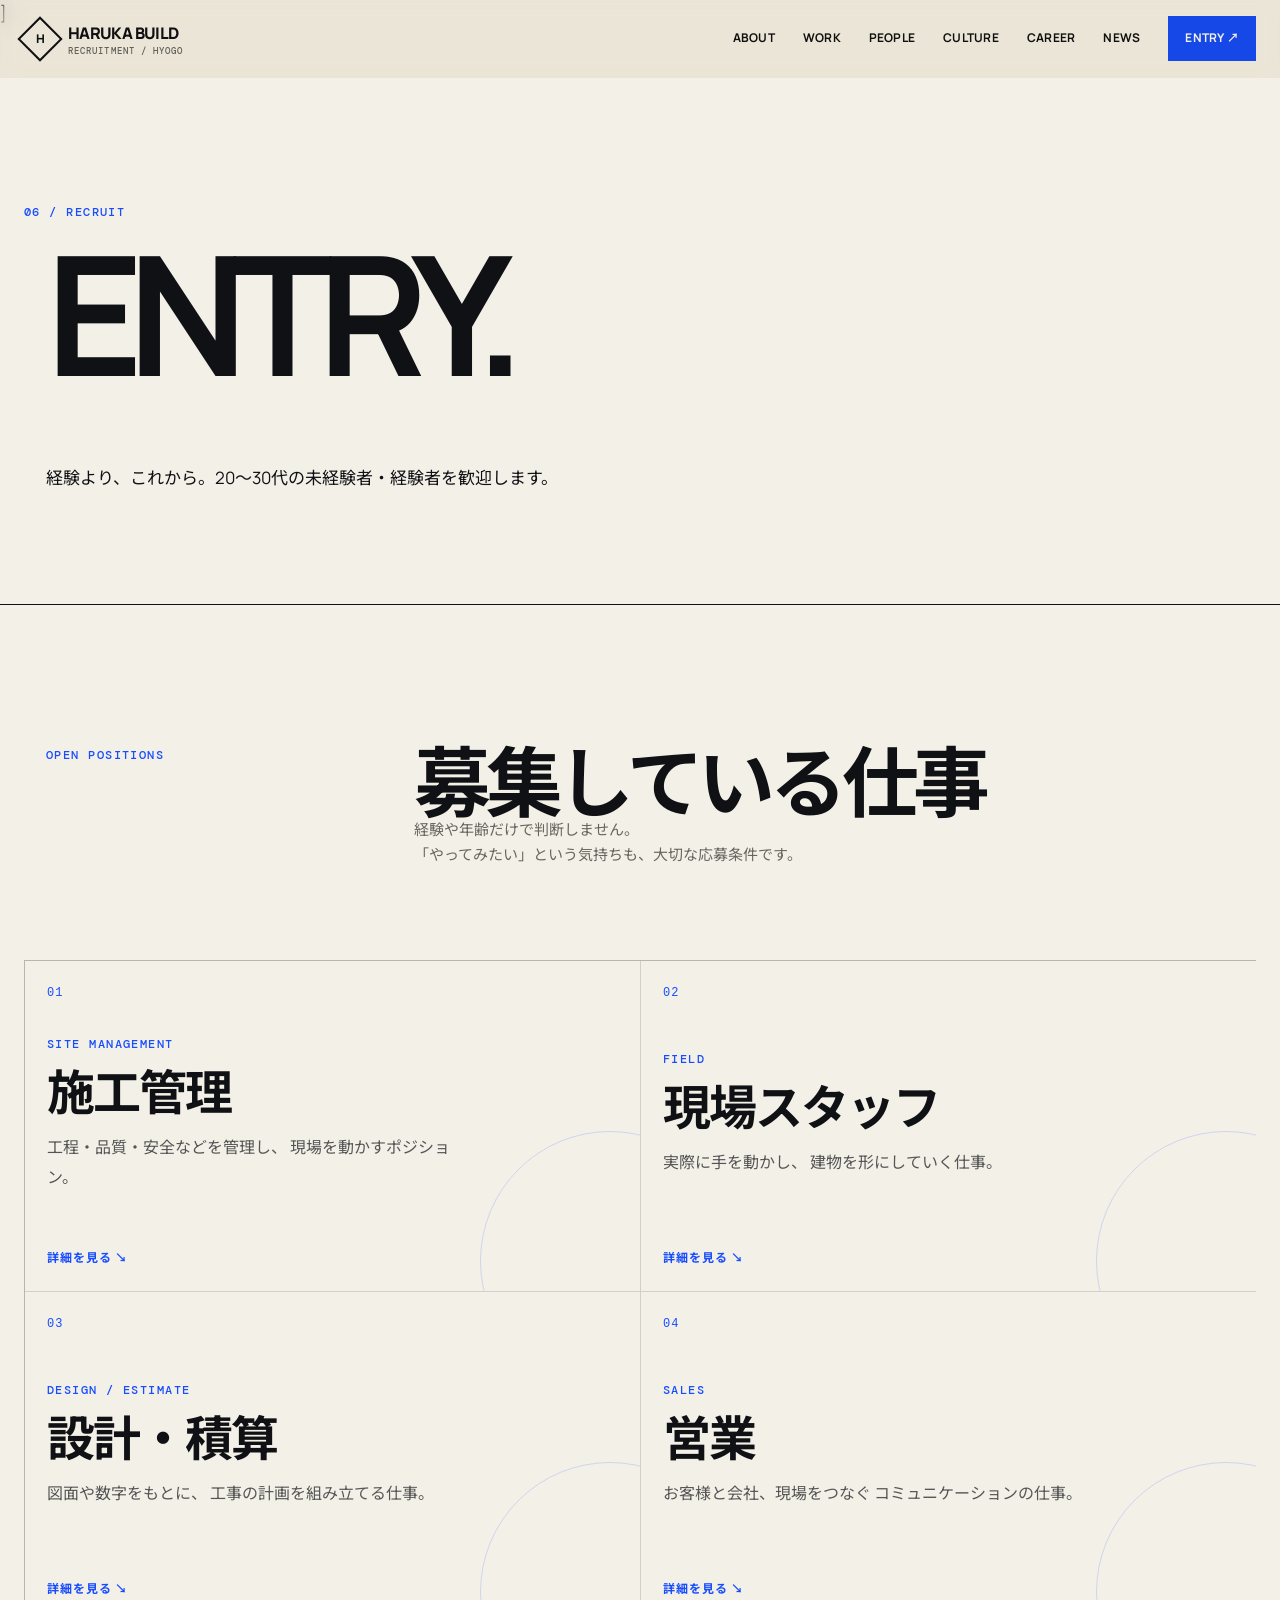
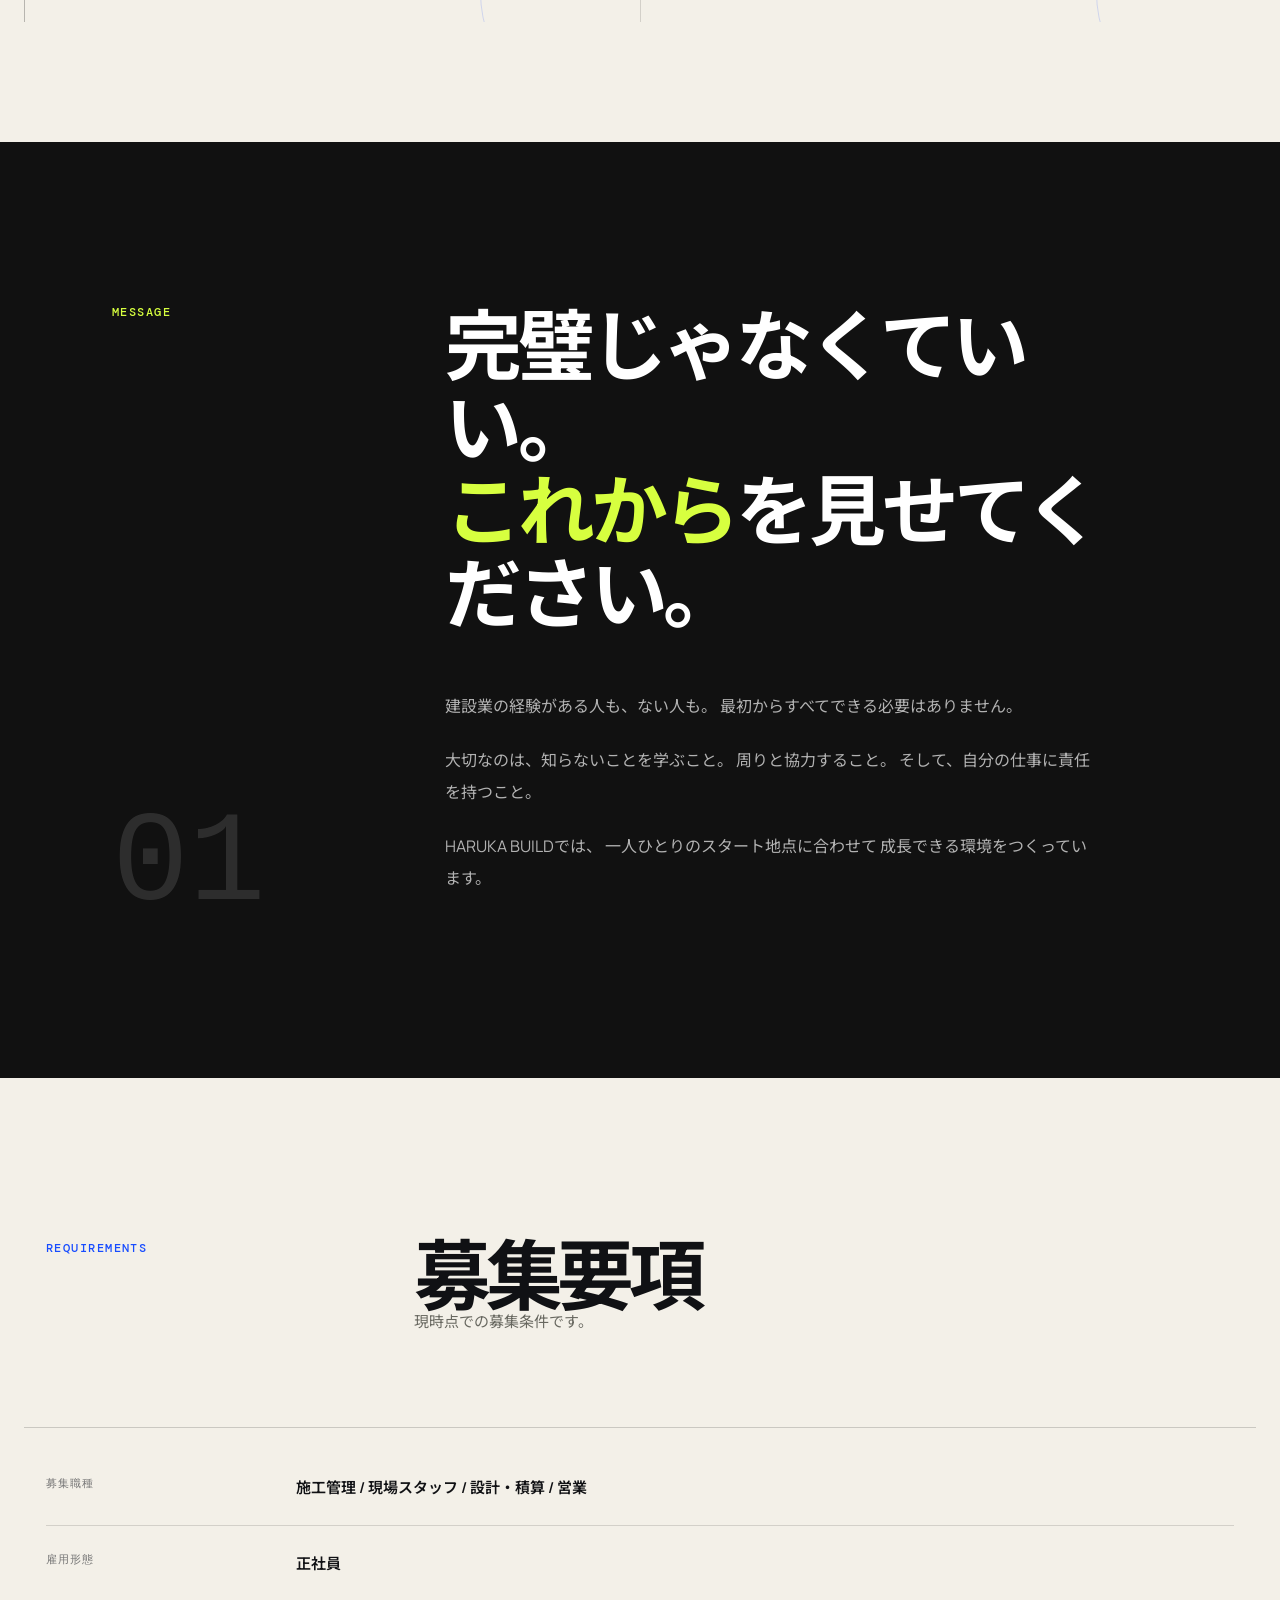
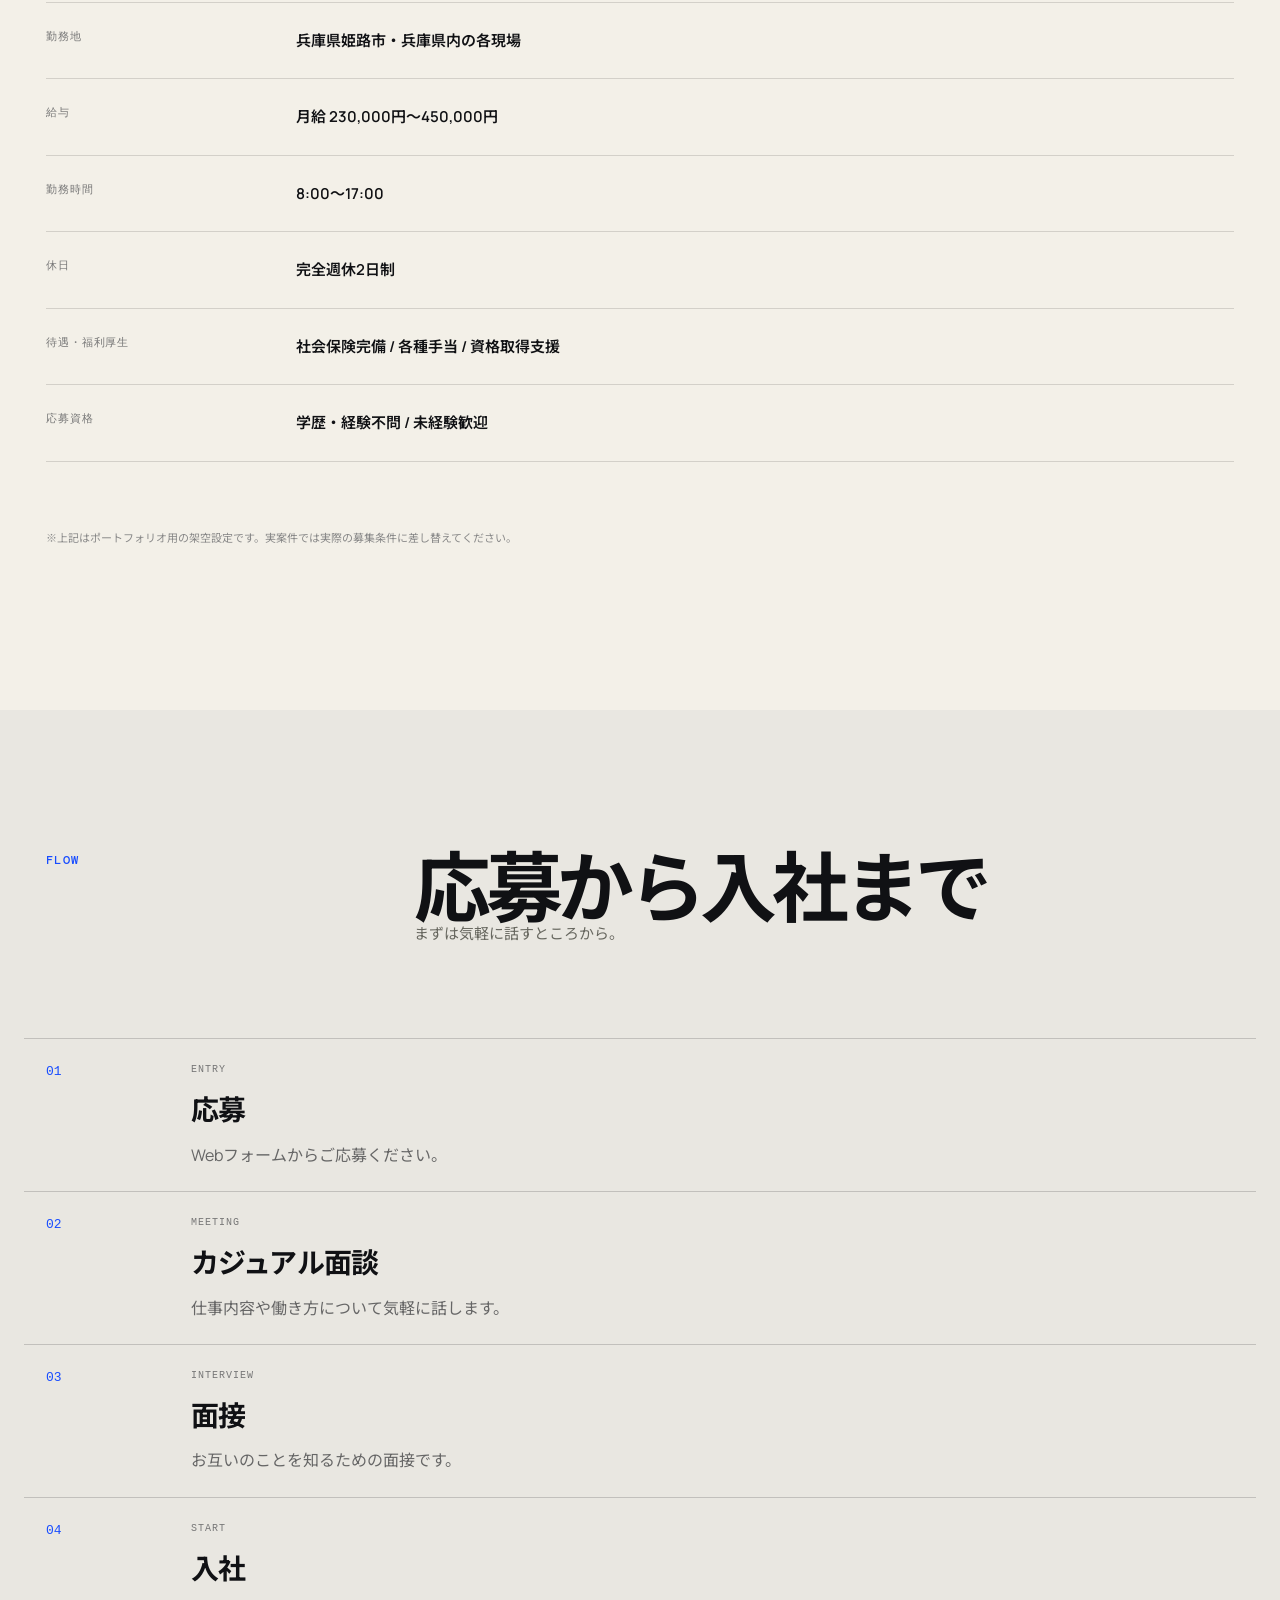
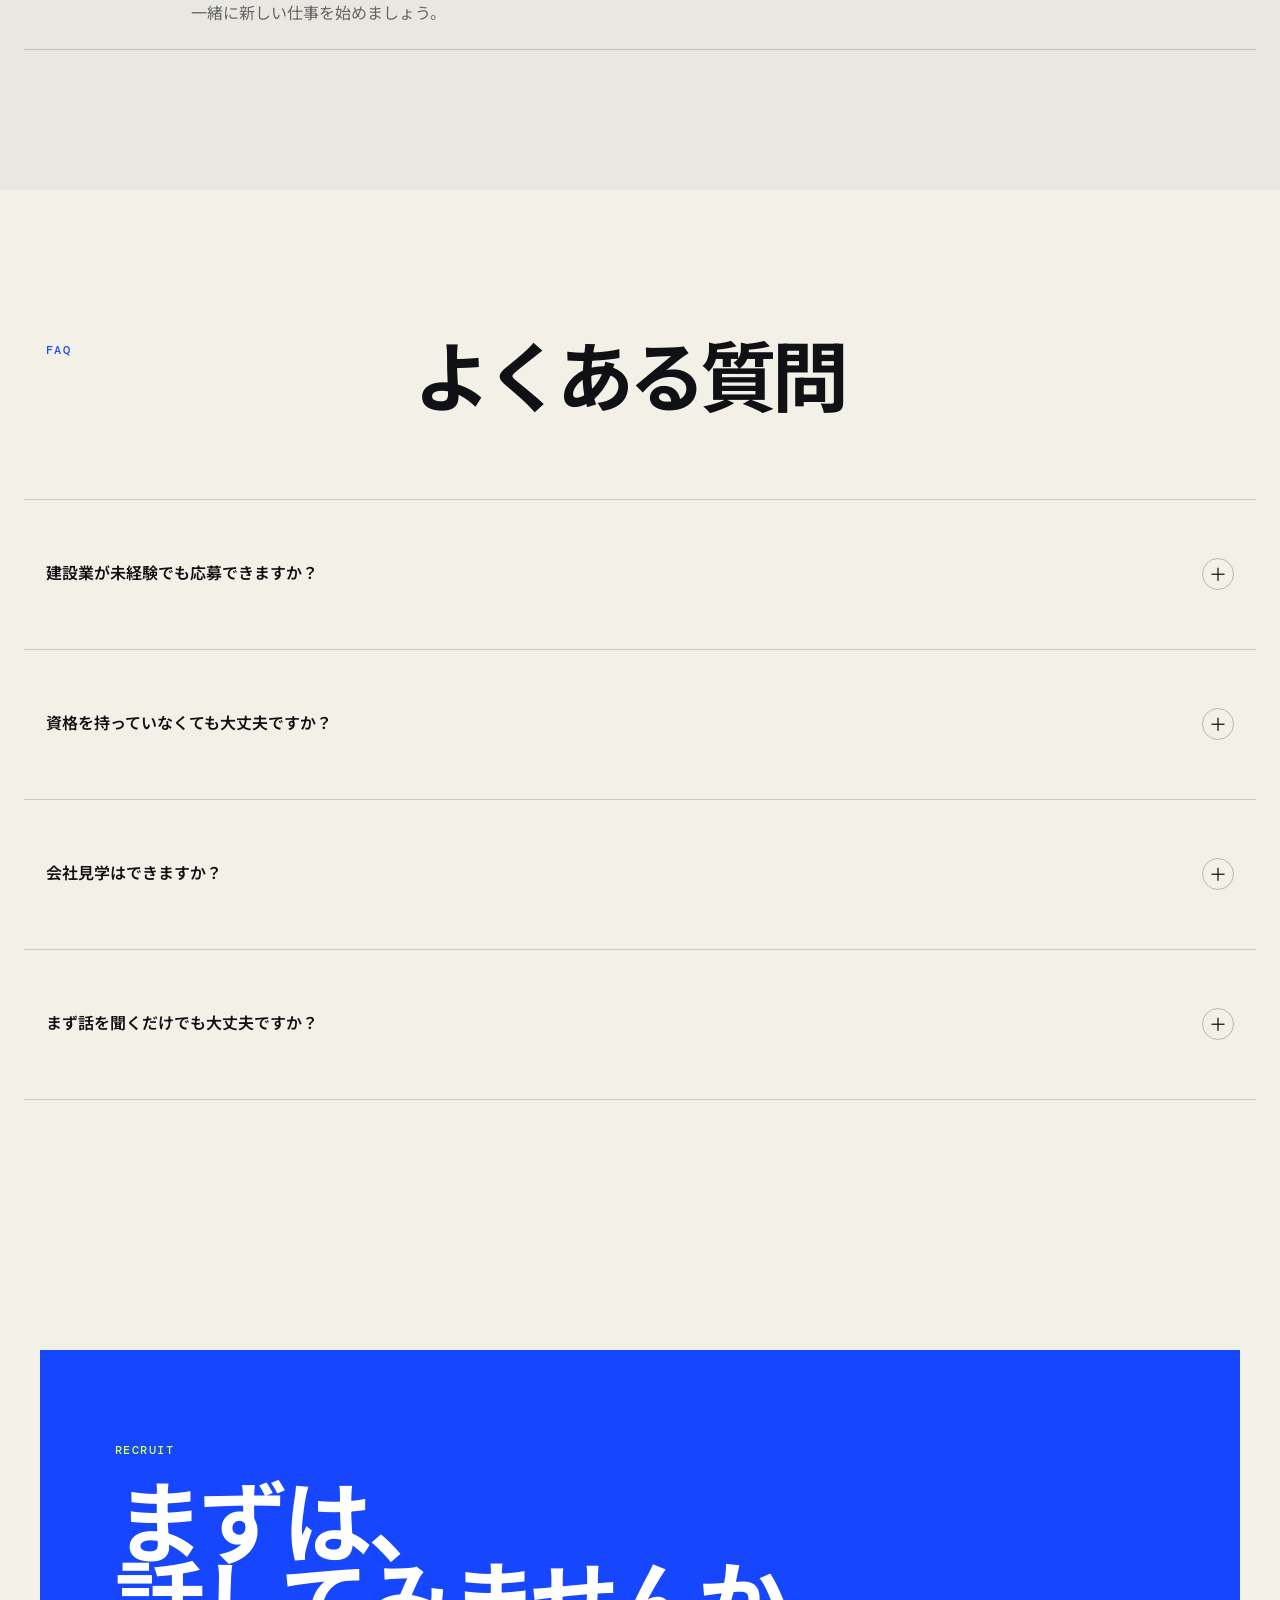
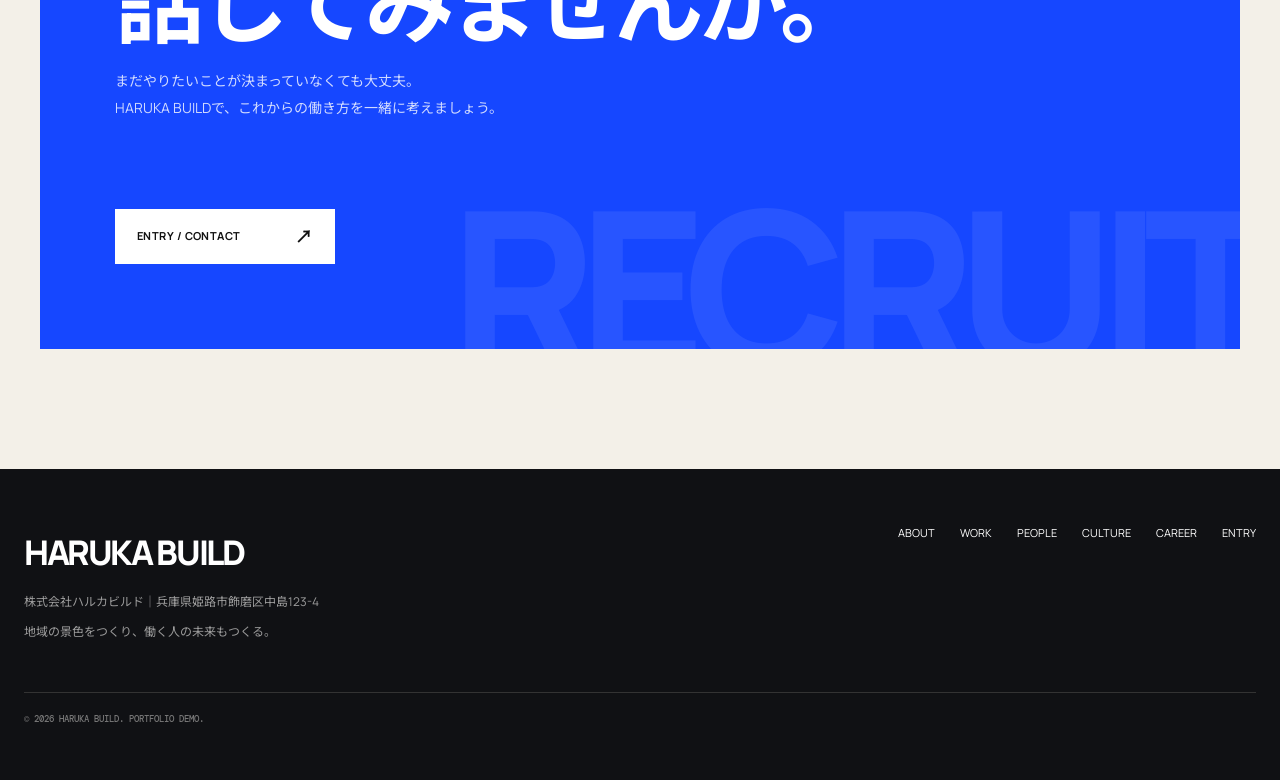
<file: recruit.html>
<!doctype html>
<html lang="ja">

<head>
    <meta charset="utf-8">
    <meta name="viewport" content="width=device-width,initial-scale=1">
    <meta name="description" content="兵庫県姫路市の建設会社 HARUKA BUILD 採用サイト。20〜30代の未経験・経験者を歓迎し、仕事・人・キャリア・働き方をオープンに紹介します。">
    <title>RECRUIT — 募集要項 | HARUKA BUILD</title>
    <link rel="stylesheet" href="css/reset.css">
    <link rel="stylesheet" href="css/style.css">]
    <link rel="icon" href="image/logo.png" type="image/png">

</head>

<body>
    <div class="page">
        <header class="header">
            <div class="header-inner"><a class="brand" href="index.html"><span
                        class="brand-mark"><span>H</span></span><span>HARUKA BUILD<small>RECRUITMENT /
                            HYOGO</small></span></a>
                <nav class="nav"><a href="about.html">ABOUT</a><a href="work.html">WORK</a><a
                        href="people.html">PEOPLE</a><a href="culture.html">CULTURE</a><a
                        href="career.html">CAREER</a><a href="news.html">NEWS</a><a class="entry"
                        href="recruit.html">ENTRY ↗</a></nav><button class="menu" aria-label="メニュー">☰</button>
            </div>
        </header>
        <main>
            <section class="page-hero">
                <div class="container"><span class="eyebrow">06 / Recruit</span>
                    <h1 class="reveal">ENTRY.</h1>
                    <p class="lead reveal delay-1">経験より、これから。20〜30代の未経験者・経験者を歓迎します。</p>
                </div>
            </section>
            <!-- ========================================
             JOBS
        ======================================== -->
            <section class="section recruit-jobs">
                <div class="container">
                    <div class="section-head reveal">
                        <span class="eyebrow">
                            OPEN POSITIONS
                        </span>
                        <div>
                            <h2>
                                募集している仕事
                            </h2>
                            <p>
                                経験や年齢だけで判断しません。<br>
                                「やってみたい」という気持ちも、大切な応募条件です。
                            </p>
                        </div>
                    </div>
                    <div class="recruit-job-grid">
                        <article class="recruit-job-card reveal">
                            <div class="recruit-job-number">
                                01
                            </div>
                            <div>
                                <span class="eyebrow">
                                    SITE MANAGEMENT
                                </span>
                                <h3>
                                    施工管理
                                </h3>
                                <p>
                                    工程・品質・安全などを管理し、
                                    現場を動かすポジション。
                                </p>
                            </div>
                            <a href="#requirements">
                                詳細を見る ↘
                            </a>
                        </article>
                        <article class="recruit-job-card reveal delay-1">
                            <div class="recruit-job-number">
                                02
                            </div>
                            <div>
                                <span class="eyebrow">
                                    FIELD
                                </span>
                                <h3>
                                    現場スタッフ
                                </h3>
                                <p>
                                    実際に手を動かし、
                                    建物を形にしていく仕事。
                                </p>
                            </div>
                            <a href="#requirements">
                                詳細を見る ↘
                            </a>
                        </article>
                        <article class="recruit-job-card reveal delay-2">
                            <div class="recruit-job-number">
                                03
                            </div>
                            <div>
                                <span class="eyebrow">
                                    DESIGN / ESTIMATE
                                </span>
                                <h3>
                                    設計・積算
                                </h3>
                                <p>
                                    図面や数字をもとに、
                                    工事の計画を組み立てる仕事。
                                </p>
                            </div>
                            <a href="#requirements">
                                詳細を見る ↘
                            </a>
                        </article>
                        <article class="recruit-job-card reveal delay-3">
                            <div class="recruit-job-number">
                                04
                            </div>
                            <div>
                                <span class="eyebrow">
                                    SALES
                                </span>
                                <h3>
                                    営業
                                </h3>
                                <p>
                                    お客様と会社、現場をつなぐ
                                    コミュニケーションの仕事。
                                </p>
                            </div>
                            <a href="#requirements">
                                詳細を見る ↘
                            </a>
                        </article>
                    </div>
                </div>
            </section>
            <!-- ========================================
             MESSAGE
        ======================================== -->
            <section class="section recruit-message">
                <div class="container">
                    <div class="recruit-message-grid reveal">
                        <div class="recruit-message-label">
                            <span class="eyebrow">
                                MESSAGE
                            </span>
                            <span class="recruit-message-number">
                                01
                            </span>
                        </div>
                        <div>
                            <h2>
                                完璧じゃなくていい。<br>
                                <em>これから</em>を見せてください。
                            </h2>
                            <p>
                                建設業の経験がある人も、ない人も。
                                最初からすべてできる必要はありません。
                            </p>
                            <p>
                                大切なのは、知らないことを学ぶこと。
                                周りと協力すること。
                                そして、自分の仕事に責任を持つこと。
                            </p>
                            <p>
                                HARUKA BUILDでは、
                                一人ひとりのスタート地点に合わせて
                                成長できる環境をつくっています。
                            </p>
                        </div>
                    </div>
                </div>
            </section>
            <!-- ========================================
             REQUIREMENTS
        ======================================== -->
            <section class="section recruit-requirements" id="requirements">
                <div class="container">
                    <div class="section-head reveal">
                        <span class="eyebrow">
                            REQUIREMENTS
                        </span>
                        <div>
                            <h2>
                                募集要項
                            </h2>
                            <p>
                                現時点での募集条件です。
                            </p>
                        </div>
                    </div>
                    <div class="requirements-box reveal">
                        <div class="requirement-row">
                            <span>募集職種</span>
                            <strong>
                                施工管理 / 現場スタッフ / 設計・積算 / 営業
                            </strong>
                        </div>
                        <div class="requirement-row">
                            <span>雇用形態</span>
                            <strong>
                                正社員
                            </strong>
                        </div>
                        <div class="requirement-row">
                            <span>勤務地</span>
                            <strong>
                                兵庫県姫路市・兵庫県内の各現場
                            </strong>
                        </div>
                        <div class="requirement-row">
                            <span>給与</span>
                            <strong>
                                月給 230,000円〜450,000円
                            </strong>
                        </div>
                        <div class="requirement-row">
                            <span>勤務時間</span>
                            <strong>
                                8:00〜17:00
                            </strong>
                        </div>
                        <div class="requirement-row">
                            <span>休日</span>
                            <strong>
                                完全週休2日制
                            </strong>
                        </div>
                        <div class="requirement-row">
                            <span>待遇・福利厚生</span>
                            <strong>
                                社会保険完備 / 各種手当 / 資格取得支援
                            </strong>
                        </div>
                        <div class="requirement-row">
                            <span>応募資格</span>
                            <strong>
                                学歴・経験不問 / 未経験歓迎
                            </strong>
                        </div>
                    </div>
                    <p class="requirements-note reveal">
                        ※上記はポートフォリオ用の架空設定です。実案件では実際の募集条件に差し替えてください。
                    </p>
                </div>
            </section>
            <!-- ========================================
             FLOW
        ======================================== -->
            <section class="section recruit-flow">
                <div class="container">
                    <div class="section-head reveal">
                        <span class="eyebrow">
                            FLOW
                        </span>
                        <div>
                            <h2>
                                応募から入社まで
                            </h2>
                            <p>
                                まずは気軽に話すところから。
                            </p>
                        </div>
                    </div>
                    <div class="recruit-flow-list">
                        <div class="flow-item reveal">
                            <span class="flow-number">
                                01
                            </span>
                            <div>
                                <small>ENTRY</small>
                                <h3>応募</h3>
                                <p>
                                    Webフォームからご応募ください。
                                </p>
                            </div>
                        </div>
                        <div class="flow-item reveal delay-1">
                            <span class="flow-number">
                                02
                            </span>
                            <div>
                                <small>MEETING</small>
                                <h3>カジュアル面談</h3>
                                <p>
                                    仕事内容や働き方について気軽に話します。
                                </p>
                            </div>
                        </div>
                        <div class="flow-item reveal delay-2">
                            <span class="flow-number">
                                03
                            </span>
                            <div>
                                <small>INTERVIEW</small>
                                <h3>面接</h3>
                                <p>
                                    お互いのことを知るための面接です。
                                </p>
                            </div>
                        </div>
                        <div class="flow-item reveal delay-3">
                            <span class="flow-number">
                                04
                            </span>
                            <div>
                                <small>START</small>
                                <h3>入社</h3>
                                <p>
                                    一緒に新しい仕事を始めましょう。
                                </p>
                            </div>
                        </div>
                    </div>
                </div>
            </section>
            <!-- ========================================
             FAQ
        ======================================== -->
            <section class="section recruit-faq">
                <div class="container">
                    <div class="section-head reveal">
                        <span class="eyebrow">
                            FAQ
                        </span>
                        <div>
                            <h2>
                                よくある質問
                            </h2>
                        </div>
                    </div>
                    <div class="faq-list">
                        <details class="faq-item reveal">
                            <summary>
                                建設業が未経験でも応募できますか？
                                <span>＋</span>
                            </summary>
                            <p>
                                はい。未経験からスタートできるポジションを用意しています。
                                入社後は先輩と一緒に仕事を覚えていきます。
                            </p>
                        </details>
                        <details class="faq-item reveal">
                            <summary>
                                資格を持っていなくても大丈夫ですか？
                                <span>＋</span>
                            </summary>
                            <p>
                                問題ありません。必要な資格については、
                                入社後の成長に合わせて取得をサポートします。
                            </p>
                        </details>
                        <details class="faq-item reveal">
                            <summary>
                                会社見学はできますか？
                                <span>＋</span>
                            </summary>
                            <p>
                                可能です。実際の仕事や職場の雰囲気を見てから
                                応募を検討していただけます。
                            </p>
                        </details>
                        <details class="faq-item reveal">
                            <summary>
                                まず話を聞くだけでも大丈夫ですか？
                                <span>＋</span>
                            </summary>
                            <p>
                                もちろんです。応募前のカジュアル面談も歓迎しています。
                            </p>
                        </details>
                    </div>
                </div>
            </section>
            <section class="page-cta section recruit-cta">
                <div class="container">
                    <div class="cta-box reveal">
                        <span class="eyebrow">
                            RECRUIT
                        </span>
                        <h2>
                            まずは、<br>
                            話してみませんか。
                        </h2>
                        <p>
                            まだやりたいことが決まっていなくても大丈夫。<br>
                            HARUKA BUILDで、これからの働き方を一緒に考えましょう。
                        </p>
                        <a class="cta-button" href="#entry">
                            ENTRY / CONTACT
                            <span>↗</span>
                        </a>
                    </div>
                </div>
            </section>
        </main>
        <footer class="footer">
            <div class="container">
                <div class="footer-top">
                    <div>
                        <div class="footer-brand">HARUKA BUILD</div>
                        <p>株式会社ハルカビルド｜兵庫県姫路市飾磨区中島123-4</p>
                        <p>地域の景色をつくり、働く人の未来もつくる。</p>
                    </div>
                    <div class="footer-nav"><a href="about.html">ABOUT</a><a href="work.html">WORK</a><a
                            href="people.html">PEOPLE</a><a href="culture.html">CULTURE</a><a
                            href="career.html">CAREER</a><a href="recruit.html">ENTRY</a></div>
                </div>
                <div class="copyright">© 2026 HARUKA BUILD. PORTFOLIO DEMO.</div>
            </div>
        </footer>
    </div>
    <script src="js/main.js"></script>
</body>

</html>
</file>
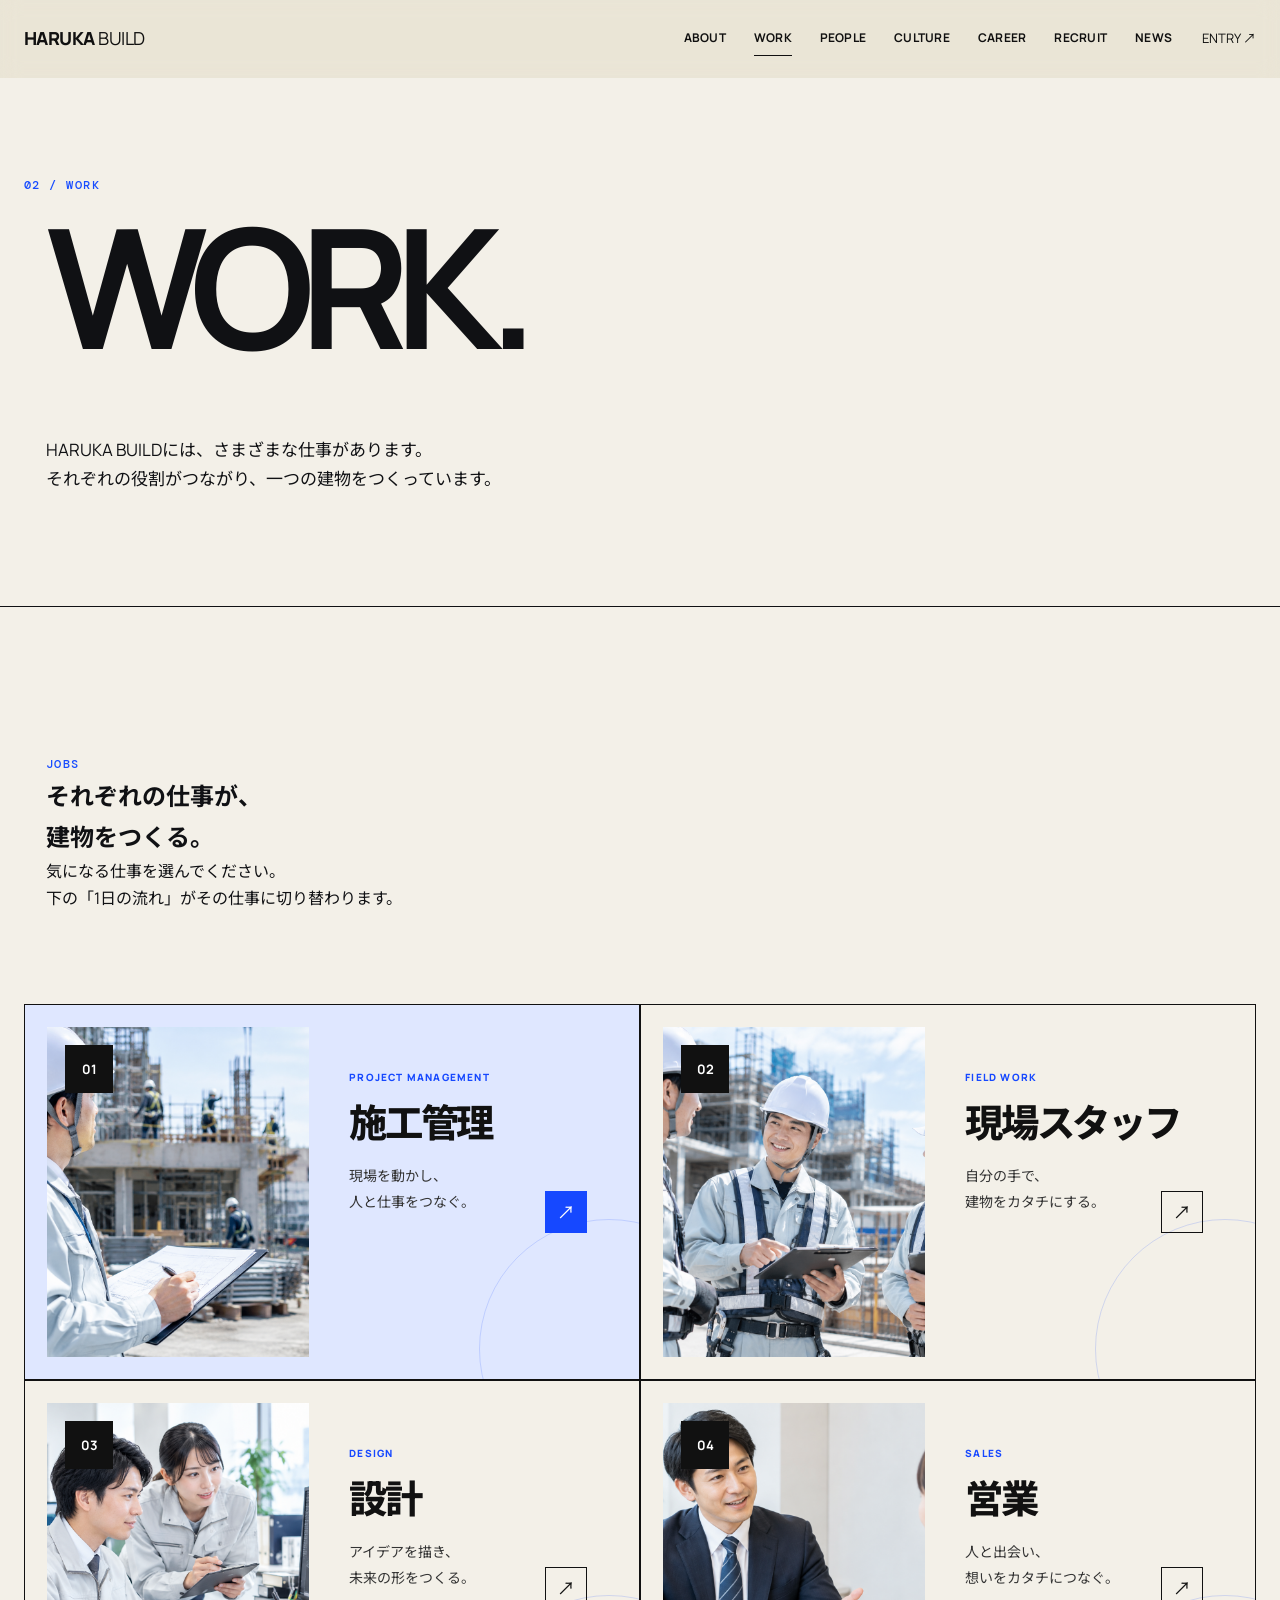
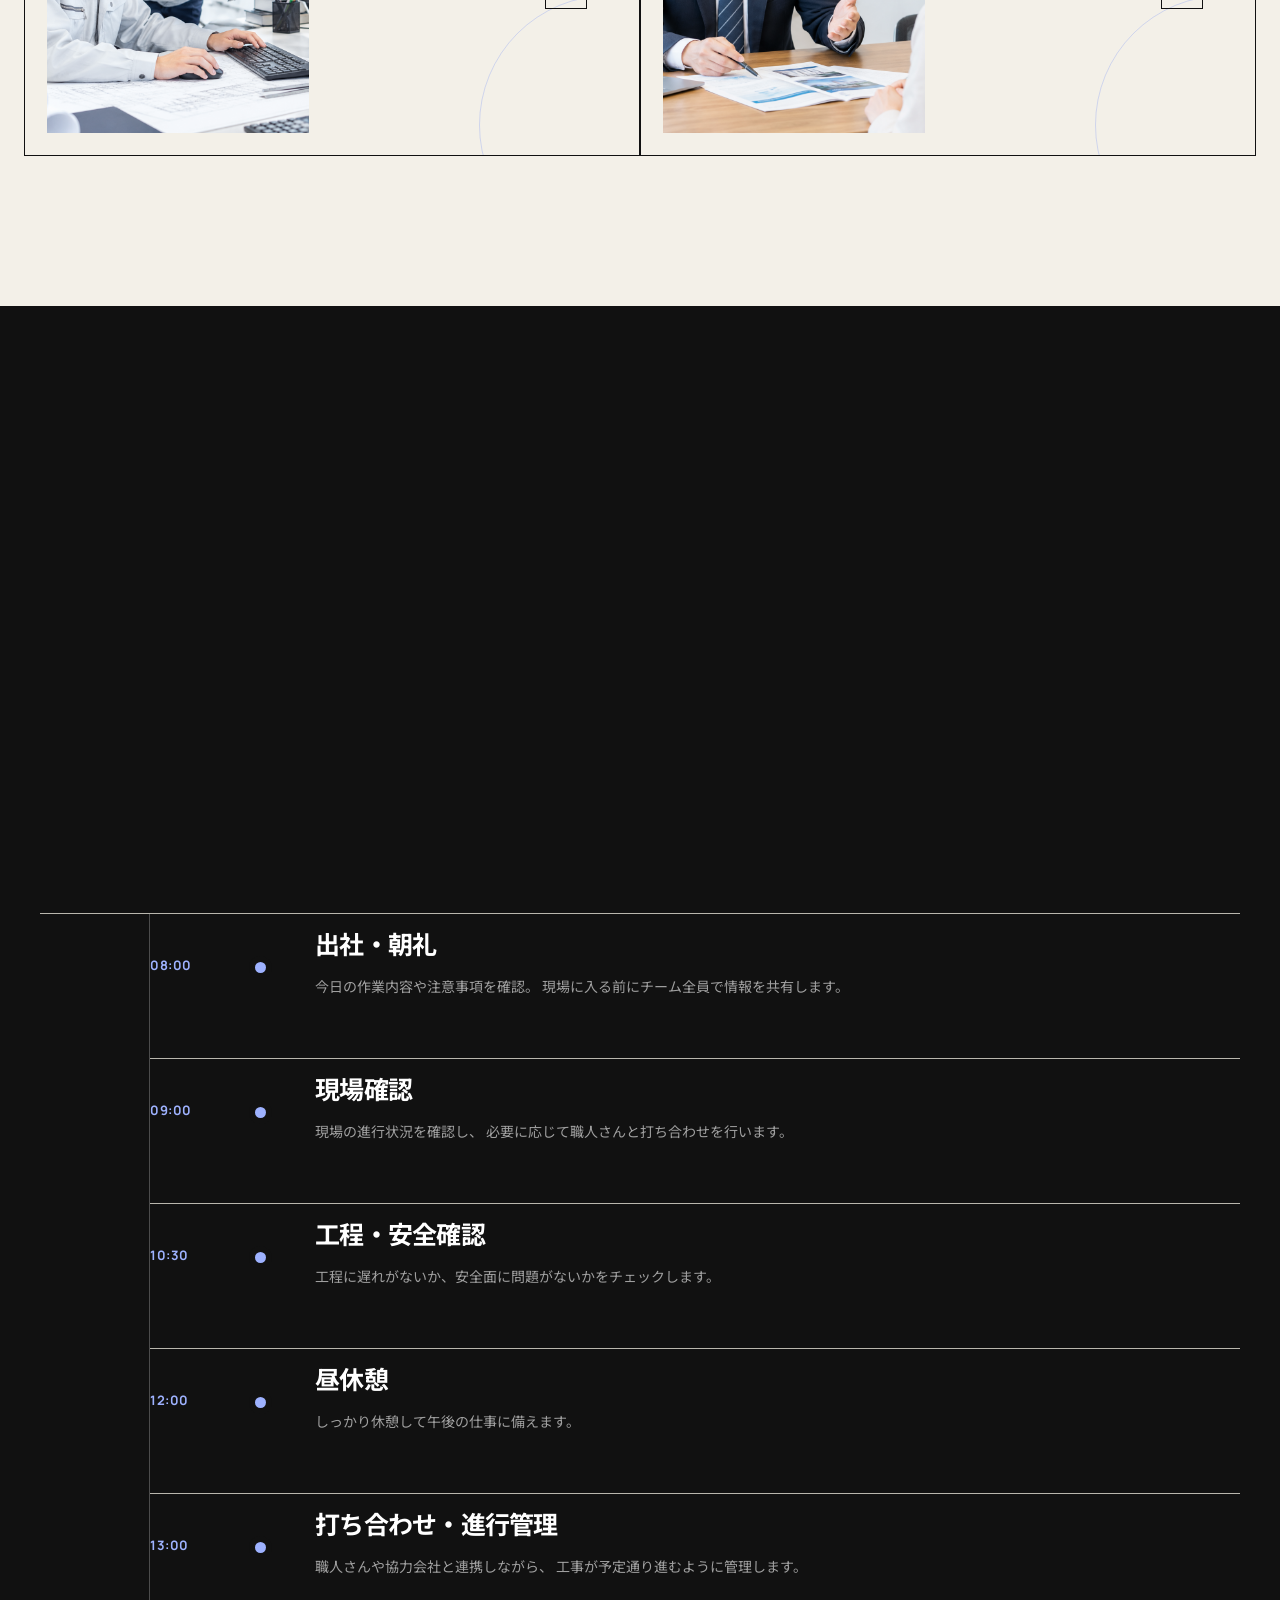
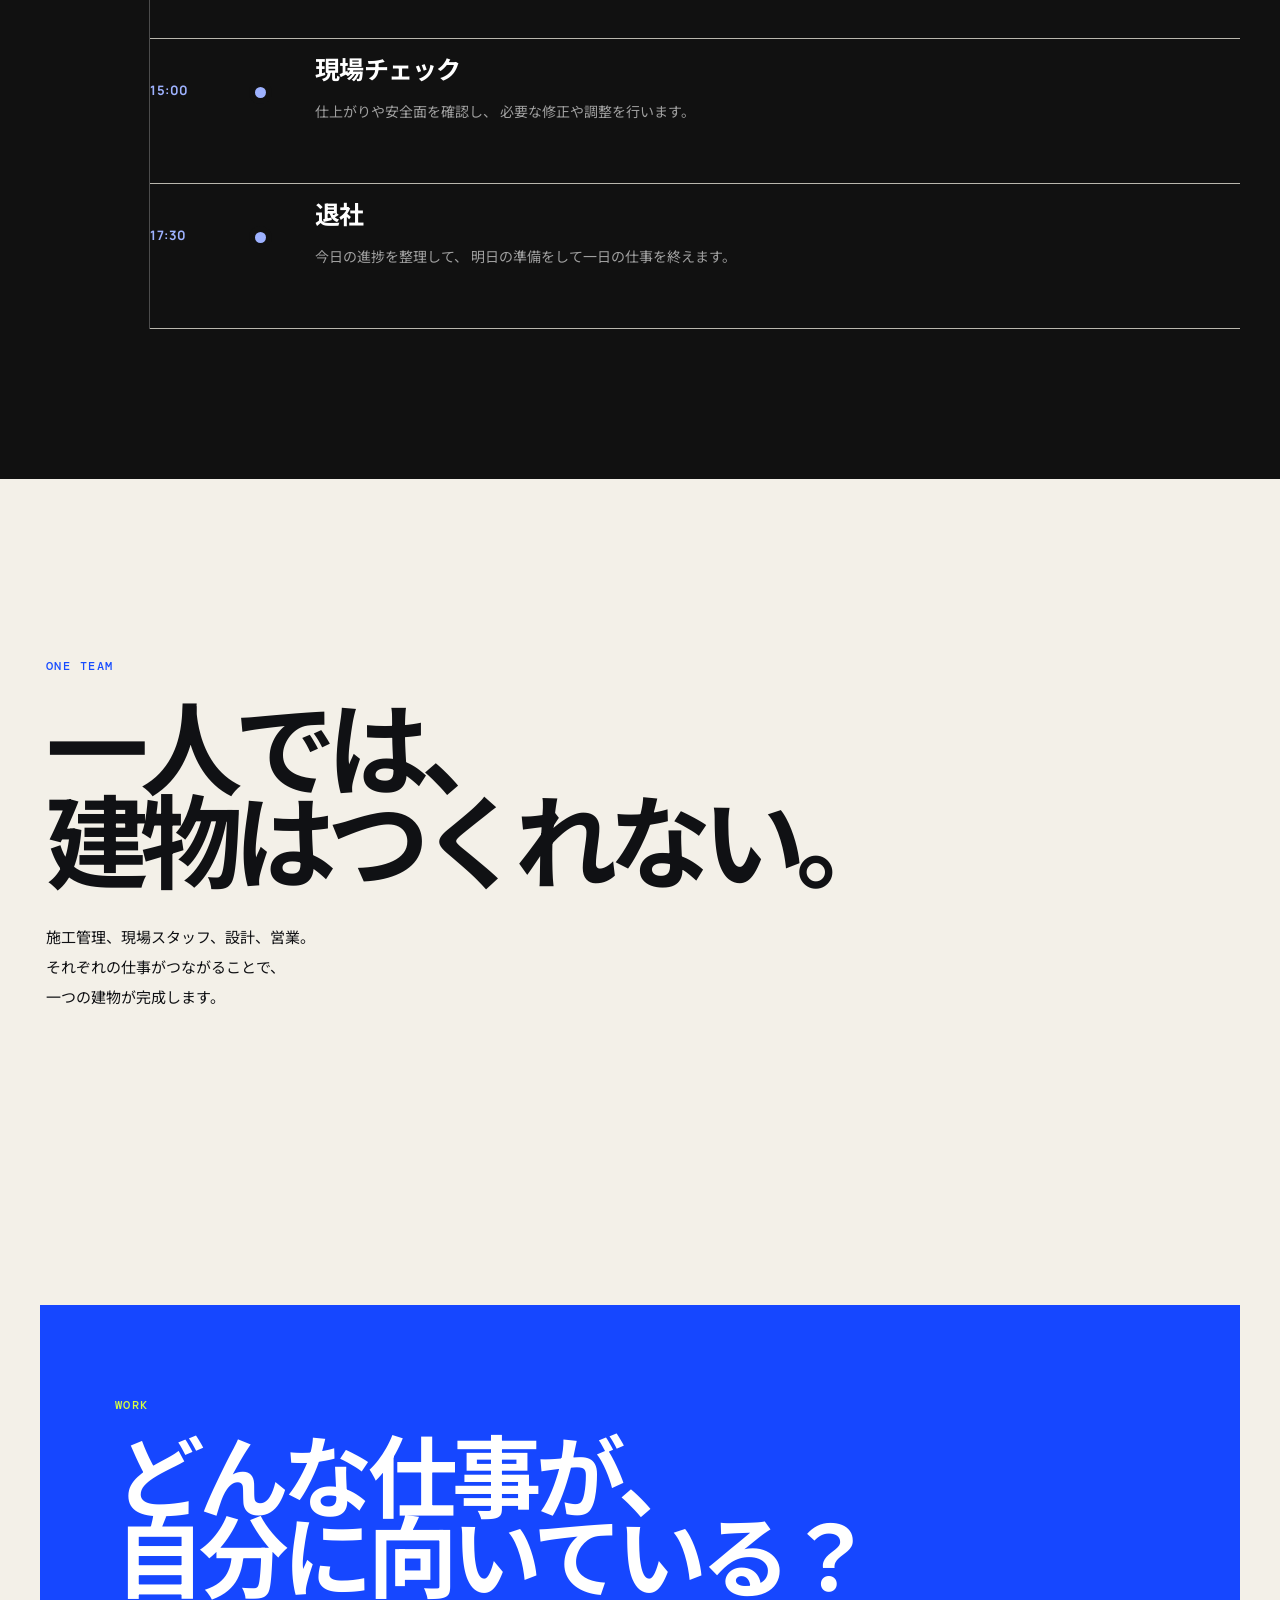
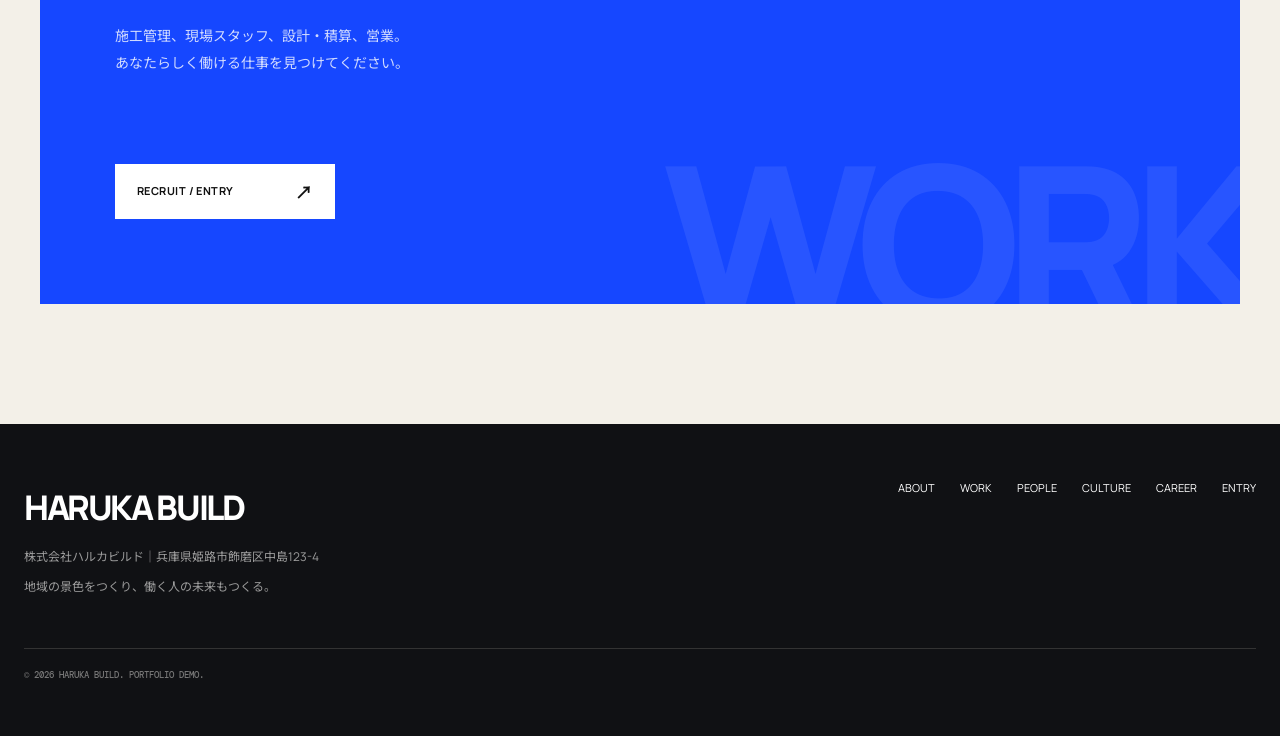
<file: work.html>
<!DOCTYPE html>
<html lang="ja">

<head>
    <meta charset="UTF-8">
    <meta name="viewport" content="width=device-width, initial-scale=1.0">
    <meta name="description" content="HARUKA BUILDの仕事を紹介。施工管理、現場スタッフ、設計、営業。それぞれの仕事内容と1日の流れを紹介します。">
    <title>WORK｜HARUKA BUILD</title>
    <link rel="stylesheet" href="css/reset.css">
    <link rel="stylesheet" href="css/style.css">
    <link rel="icon" href="image/logo.png" type="image/png">

</head>

<body>
    <!-- =========================================
       HEADER
  ========================================== -->
    <header class="header">
        <div class="header-inner">
            <a class="logo" href="index.html">
                HARUKA <span>BUILD</span>
            </a>
            <nav class="nav">
                <a href="about.html">ABOUT</a>
                <a href="work.html" class="is-current">WORK</a>
                <a href="people.html">PEOPLE</a>
                <a href="culture.html">CULTURE</a>
                <a href="career.html">CAREER</a>
                <a href="recruit.html">RECRUIT</a>
                <a href="news.html">NEWS</a>
            </nav>
            <a class="entry-btn" href="recruit.html#entry">
                ENTRY ↗
            </a>
            <button class="menu-btn" type="button" aria-label="メニューを開く">
                ☰
            </button>
        </div>
    </header>
    <!-- =========================================
       MOBILE NAV
  ========================================== -->
    <nav class="mobile-nav">
        <a href="about.html">ABOUT</a>
        <a href="work.html">WORK</a>
        <a href="people.html">PEOPLE</a>
        <a href="culture.html">CULTURE</a>
        <a href="career.html">CAREER</a>
        <a href="recruit.html">RECRUIT</a>
        <a href="news.html">NEWS</a>
        <a class="entry-btn" href="recruit.html#entry">
            ENTRY ↗
        </a>
    </nav>
    <main>
        <!-- =========================================
         PAGE HERO
    ========================================== -->
        <section class="page-hero">
            <div class="container"><span class="eyebrow">02 / Work</span>
                <h1 class="reveal">WORK.</h1>
                <p class="lead reveal delay-1">HARUKA BUILDには、さまざまな仕事があります。<br>それぞれの役割がつながり、一つの建物をつくっています。</p>
            </div>
        </section>
        <!-- =========================================
         WORK CARDS
    ========================================== -->
        <section class="section work-jobs-section">
            <div class="container">
                <div class="section-heading reveal">
                    <span class="eyebrow">
                        JOBS
                    </span>
                    <h2>
                        それぞれの仕事が、<br>
                        建物をつくる。
                    </h2>
                    <p>
                        気になる仕事を選んでください。<br>
                        下の「1日の流れ」がその仕事に切り替わります。
                    </p>
                </div>
                <!-- JOB SELECTOR -->
                <div class="work-grid">
                    <!-- WORK 01 -->
                    <button class="work-card is-active reveal" type="button" data-job="management">
                        <div class="work-card-image">
                            <img src="image/work1.png" alt="施工管理として現場を確認するスタッフ">
                            <div class="work-card-image-number">
                                01
                            </div>
                        </div>
                        <div class="work-card-content">
                            <span class="work-card-label">
                                PROJECT MANAGEMENT
                            </span>
                            <h3>
                                施工管理
                            </h3>
                            <p>
                                現場を動かし、<br>
                                人と仕事をつなぐ。
                            </p>
                            <span class="work-card-arrow">
                                ↗
                            </span>
                        </div>
                    </button>
                    <!-- WORK 02 -->
                    <button class="work-card reveal" type="button" data-job="field">
                        <div class="work-card-image">
                            <img src="image/work2.png" alt="建設現場で作業するスタッフ">
                            <div class="work-card-image-number">
                                02
                            </div>
                        </div>
                        <div class="work-card-content">
                            <span class="work-card-label">
                                FIELD WORK
                            </span>
                            <h3>
                                現場スタッフ
                            </h3>
                            <p>
                                自分の手で、<br>
                                建物をカタチにする。
                            </p>
                            <span class="work-card-arrow">
                                ↗
                            </span>
                        </div>
                    </button>
                    <!-- WORK 03 -->
                    <button class="work-card reveal" type="button" data-job="design">
                        <div class="work-card-image">
                            <img src="image/work3.png" alt="設計の仕事をするスタッフ">
                            <div class="work-card-image-number">
                                03
                            </div>
                        </div>
                        <div class="work-card-content">
                            <span class="work-card-label">
                                DESIGN
                            </span>
                            <h3>
                                設計
                            </h3>
                            <p>
                                アイデアを描き、<br>
                                未来の形をつくる。
                            </p>
                            <span class="work-card-arrow">
                                ↗
                            </span>
                        </div>
                    </button>
                    <!-- WORK 04 -->
                    <button class="work-card reveal" type="button" data-job="sales">
                        <div class="work-card-image">
                            <img src="image/work4.png" alt="お客様と打ち合わせをする営業スタッフ">
                            <div class="work-card-image-number">
                                04
                            </div>
                        </div>
                        <div class="work-card-content">
                            <span class="work-card-label">
                                SALES
                            </span>
                            <h3>
                                営業
                            </h3>
                            <p>
                                人と出会い、<br>
                                想いをカタチにつなぐ。
                            </p>
                            <span class="work-card-arrow">
                                ↗
                            </span>
                        </div>
                    </button>
                </div>
            </div>
        </section>
        <!-- =========================================
         DAILY TIMELINE
    ========================================== -->
        <section class="work-timeline-section">
            <div class="container">
                <div class="timeline-heading reveal">
                    <span class="eyebrow">
                        A DAY AT HARUKA BUILD
                    </span>
                    <h2>
                        ある1日の流れ。
                    </h2>
                    <p>
                        同じ会社でも、仕事によって1日の過ごし方は変わります。
                    </p>
                </div>
                <!-- CURRENT JOB -->
                <div class="timeline-current reveal">
                    <div>
                        <span class="timeline-current-number">
                            01
                        </span>
                        <span class="timeline-current-label" id="timelineJobLabel">
                            PROJECT MANAGEMENT
                        </span>
                    </div>
                    <h3 id="timelineJobTitle">
                        施工管理の1日
                    </h3>
                </div>
                <!-- TIMELINE -->
                <div class="timeline" id="jobTimeline">
                    <!-- 08:00 -->
                    <div class="timeline-item">
                        <div class="timeline-time">
                            08:00
                        </div>
                        <div class="timeline-dot"></div>
                        <div class="timeline-content">
                            <h4>
                                出社・朝礼
                            </h4>
                            <p>
                                今日の作業内容や注意事項を確認。
                                現場に入る前にチーム全員で情報を共有します。
                            </p>
                        </div>
                    </div>
                    <!-- 09:00 -->
                    <div class="timeline-item">
                        <div class="timeline-time">
                            09:00
                        </div>
                        <div class="timeline-dot"></div>
                        <div class="timeline-content">
                            <h4>
                                現場確認
                            </h4>
                            <p>
                                現場の進行状況を確認し、
                                必要に応じて職人さんと打ち合わせを行います。
                            </p>
                        </div>
                    </div>
                    <!-- 10:30 -->
                    <div class="timeline-item">
                        <div class="timeline-time">
                            10:30
                        </div>
                        <div class="timeline-dot"></div>
                        <div class="timeline-content">
                            <h4>
                                工程・安全確認
                            </h4>
                            <p>
                                工程に遅れがないか、安全面に問題がないかをチェックします。
                            </p>
                        </div>
                    </div>
                    <!-- 12:00 -->
                    <div class="timeline-item">
                        <div class="timeline-time">
                            12:00
                        </div>
                        <div class="timeline-dot"></div>
                        <div class="timeline-content">
                            <h4>
                                昼休憩
                            </h4>
                            <p>
                                しっかり休憩して午後の仕事に備えます。
                            </p>
                        </div>
                    </div>
                    <!-- 13:00 -->
                    <div class="timeline-item">
                        <div class="timeline-time">
                            13:00
                        </div>
                        <div class="timeline-dot"></div>
                        <div class="timeline-content">
                            <h4>
                                打ち合わせ・進行管理
                            </h4>
                            <p>
                                職人さんや協力会社と連携しながら、
                                工事が予定通り進むように管理します。
                            </p>
                        </div>
                    </div>
                    <!-- 15:00 -->
                    <div class="timeline-item">
                        <div class="timeline-time">
                            15:00
                        </div>
                        <div class="timeline-dot"></div>
                        <div class="timeline-content">
                            <h4>
                                現場チェック
                            </h4>
                            <p>
                                仕上がりや安全面を確認し、
                                必要な修正や調整を行います。
                            </p>
                        </div>
                    </div>
                    <!-- 17:30 -->
                    <div class="timeline-item">
                        <div class="timeline-time">
                            17:30
                        </div>
                        <div class="timeline-dot"></div>
                        <div class="timeline-content">
                            <h4>
                                退社
                            </h4>
                            <p>
                                今日の進捗を整理して、
                                明日の準備をして一日の仕事を終えます。
                            </p>
                        </div>
                    </div>
                </div>
            </div>
        </section>
        <!-- =========================================
         WORK MESSAGE
    ========================================== -->
        <section class="section work-message-section">
            <div class="container">
                <div class="work-message reveal">
                    <span class="eyebrow">
                        ONE TEAM
                    </span>
                    <h2>
                        一人では、<br>
                        建物はつくれない。
                    </h2>
                    <p>
                        施工管理、現場スタッフ、設計、営業。<br>
                        それぞれの仕事がつながることで、<br>
                        一つの建物が完成します。
                    </p>
                </div>
            </div>
        </section>
        <!-- =========================================
         CTA
    ========================================== -->
        <section class="page-cta section work-cta">
            <div class="container">
                <div class="cta-box reveal">
                    <span class="eyebrow">
                        WORK
                    </span>
                    <h2>
                        どんな仕事が、<br>
                        自分に向いている？
                    </h2>
                    <p>
                        施工管理、現場スタッフ、設計・積算、営業。<br>
                        あなたらしく働ける仕事を見つけてください。
                    </p>
                    <a class="cta-button" href="recruit.html#entry">
                        RECRUIT / ENTRY
                        <span>↗</span>
                    </a>
                </div>
            </div>
        </section>
    </main>
    <!-- =========================================
       FOOTER
  ========================================== -->
    <footer class="footer">
        <div class="container">
            <div class="footer-top">
                <div>
                    <div class="footer-brand">HARUKA BUILD</div>
                    <p>株式会社ハルカビルド｜兵庫県姫路市飾磨区中島123-4</p>
                    <p>地域の景色をつくり、働く人の未来もつくる。</p>
                </div>
                <div class="footer-nav"><a href="about.html">ABOUT</a><a href="work.html">WORK</a><a
                        href="people.html">PEOPLE</a><a href="culture.html">CULTURE</a><a
                        href="career.html">CAREER</a><a href="recruit.html">ENTRY</a></div>
            </div>
            <div class="copyright">© 2026 HARUKA BUILD. PORTFOLIO DEMO.</div>
        </div>
    </footer>
    <script src="js/main.js"></script>
</body>

</html>
</file>
<file: css/style.css>
@import url('https://fonts.googleapis.com/css2?family=DM+Mono:wght@400;500&family=Manrope:wght@400;500;600;700;800&family=Noto+Sans+JP:wght@400;500;700;900&display=swap');
:root {
    --ink: #101114;
    --paper: #f3f0e8;
    --white: #fffdf8;
    --blue: #174cff;
    --lime: #d7ff3f;
    --line: #b9b7ae;
    --muted: #67675f;
    --max: 1380px;
    --ease: cubic-bezier(.2, .8, .2, 1)
}
body {
    font-family: 'Manrope', 'Noto Sans JP', sans-serif;
    color: var(--ink);
    background: var(--paper);
    line-height: 1.7
}
::selection {
    background: var(--lime);
    color: var(--ink)
}
.page {
    overflow: hidden
}
.container {
    width: min(calc(100% - 48px), var(--max));
    margin: auto
}
.mono {
    font-family: 'DM Mono', monospace;
    letter-spacing: .08em;
    text-transform: uppercase
}
.eyebrow {
    font: 500 12px 'DM Mono', monospace;
    letter-spacing: .12em;
    text-transform: uppercase;
    color: var(--blue)
}
.header {
    position: fixed;
    inset: 0 0 auto;
    z-index: 50;
    height: 78px;
    display: flex;
    align-items: center;
    border-bottom: 1px solid transparent;
    transition: .35s var(--ease);
    mix-blend-mode: multiply
}
.header.scrolled {
    background: rgba(243, 240, 232, .9);
    backdrop-filter: blur(14px);
    border-color: var(--line)
}
.header-inner {
    width: min(calc(100% - 48px), var(--max));
    margin: auto;
    display: flex;
    align-items: center;
    justify-content: space-between;
    gap: 30px
}
.brand {
    display: flex;
    align-items: center;
    gap: 12px;
    font-weight: 900;
    letter-spacing: -.04em
}
.brand-mark {
    width: 32px;
    height: 32px;
    border: 2px solid var(--ink);
    display: grid;
    place-items: center;
    font-size: 12px;
    transform: rotate(45deg)
}
.brand-mark span {
    transform: rotate(-45deg)
}
.brand small {
    display: block;
    font: 500 9px 'DM Mono', monospace;
    letter-spacing: .12em;
    color: var(--muted);
    margin-top: -3px
}
.nav {
    display: flex;
    align-items: center;
    gap: 25px;
    font-size: 12px;
    font-weight: 700
}
.nav a {
    position: relative
}
.nav a::after {
    content: '';
    position: absolute;
    left: 0;
    right: 100%;
    bottom: -6px;
    height: 2px;
    background: var(--blue);
    transition: .3s
}
.nav a:hover::after {
    right: 0
}
.nav .entry {
    background: var(--blue);
    color: #fff;
    padding: 12px 17px
}
.menu {
    display: none
}
.hero {
    min-height: 100vh;
    display: grid;
    grid-template-columns: 1.15fr .85fr;
    padding-top: 78px
}
.hero-copy {
    padding: 10vh 5vw 8vh max(24px, calc((100vw - var(--max))/2));
    display: flex;
    flex-direction: column;
    justify-content: space-between
}
.hero-kicker {
    display: flex;
    gap: 16px;
    align-items: center
}
.hero-title {
    font-size: clamp(64px, 10vw, 150px);
    line-height: .82;
    letter-spacing: -.075em;
    font-weight: 900;
    max-width: 800px
}
.hero-title em {
    font-style: normal;
    color: var(--blue);
    display: block
}
.hero-lead {
    max-width: 480px;
    font-size: 15px
}
.hero-cta {
    display: flex;
    align-items: center;
    gap: 12px;
    margin-top: 28px
}
.btn {
    display: inline-flex;
    align-items: center;
    justify-content: center;
    gap: 18px;
    padding: 15px 20px;
    border: 1px solid var(--ink);
    font-weight: 800;
    font-size: 12px;
    transition: .3s var(--ease)
}
.btn:hover {
    background: var(--ink);
    color: var(--paper);
    transform: translateY(-3px)
}
.btn.primary {
    background: var(--blue);
    border-color: var(--blue);
    color: white
}
.btn.primary:hover {
    background: var(--ink);
    border-color: var(--ink)
}
.hero-art {
    position: relative;
    background: var(--blue);
    min-height: 650px;
    display: flex;
    align-items: flex-end;
    overflow: hidden
}
.hero-art::before {
    content: '';
    position: absolute;
    width: 72%;
    aspect-ratio: 1;
    border: 1px solid rgba(255, 255, 255, .35);
    border-radius: 50%;
    right: -18%;
    top: 10%;
    box-shadow: 0 0 0 70px rgba(255, 255, 255, .06), 0 0 0 140px rgba(255, 255, 255, .04)
}
.hero-art::after {
    content: 'BUILD / PEOPLE / FUTURE';
    position: absolute;
    right: 28px;
    top: 110px;
    color: var(--lime);
    font: 500 11px 'DM Mono', monospace;
    writing-mode: vertical-rl;
    letter-spacing: .16em
}
.blue-figure {
    position: absolute;
    inset: 12% 9% 0;
    display: flex;
    align-items: flex-end;
    justify-content: center
}
.blue-figure .card {
    width: 72%;
    height: 78%;
    background: linear-gradient(140deg, #ddd9cf, #7e8b96);
    filter: grayscale(.25);
    clip-path: polygon(18% 0, 100% 0, 100% 100%, 0 100%, 0 22%);
    transform: rotate(-3deg)
}
.blue-figure .card::after {
    content: 'HARUKA\A BUILD';
    white-space: pre;
    position: absolute;
    right: 24px;
    top: 24px;
    color: var(--ink);
    font: 900 clamp(25px, 4vw, 58px)/.8 'Manrope';
    letter-spacing: -.08em
}
.hero-number {
    position: absolute;
    bottom: 24px;
    left: 24px;
    color: #fff;
    font: 500 12px 'DM Mono', monospace
}
.scroll-note {
    position: absolute;
    bottom: 25px;
    right: 25px;
    color: #fff;
    font: 500 10px 'DM Mono', monospace;
    writing-mode: vertical-rl
}
.marquee {
    background: var(--lime);
    border-block: 1px solid var(--ink);
    overflow: hidden;
    white-space: nowrap
}
.marquee-track {
    display: inline-flex;
    gap: 55px;
    padding: 12px 0;
    animation: marquee 22s linear infinite;
    font: 800 13px 'DM Mono', monospace
}
.marquee-track span::after {
    content: '✳';
    margin-left: 55px
}
@keyframes marquee {
    to {
        transform: translateX(-50%)
    }
}
.section {
    padding: 120px 0
}
.section-head {
    display: grid;
    grid-template-columns: 1fr 2.5fr;
    gap: 40px;
    margin-bottom: 65px
}
.section-head h2 {
    font-size: clamp(44px, 6vw, 90px);
    line-height: .9;
    letter-spacing: -.07em
}
.section-head p {
    max-width: 620px;
    color: var(--muted);
    font-size: 15px
}
.intro-grid {
    display: grid;
    grid-template-columns: 1.4fr .6fr;
    gap: 2px;
    background: var(--ink);
    border: 1px solid var(--ink)
}
.intro-main,
.stat {
    background: var(--white);
    padding: 55px
}
.intro-main h3 {
    font-size: clamp(30px, 4vw, 55px);
    line-height: 1;
    letter-spacing: -.05em;
    margin-bottom: 30px
}
.intro-main p {
    max-width: 680px
}
.stats {
    display: grid;
    grid-template-rows: repeat(3, 1fr);
    gap: 2px;
    background: var(--ink)
}
.stat {
    display: flex;
    flex-direction: column;
    justify-content: center
}
.stat b {
    font-size: 46px;
    letter-spacing: -.06em
}
.stat small {
    font: 500 10px 'DM Mono', monospace;
    color: var(--muted)
}
.work-grid {
    display: grid;
    grid-template-columns: repeat(3, 1fr);
    gap: 2px;
    background: var(--ink);
    border: 1px solid var(--ink)
}
.work-card {
    background: var(--white);
    min-height: 420px;
    padding: 25px;
    display: flex;
    flex-direction: column;
    justify-content: space-between;
    transition: .35s var(--ease)
}
.work-card:hover {
    background: var(--blue);
    color: var(--muted);
    transform: translateY(-8px)
}
.work-num {
    font: 500 11px 'DM Mono', monospace
}
.work-card h3 {
    font-size: 34px;
    line-height: 1;
    letter-spacing: -.05em
}
.work-card p {
    font-size: 13px;
    color: var(--muted);
    max-width: 320px
}
.work-card:hover p {
    color: #4b4b4b
}
.work-icon {
    font-size: 76px;
    font-weight: 900;
    letter-spacing: -.1em;
    color: var(--blue)
}
.work-card:hover .work-icon {
    color: var(--lime)
}
.people-grid {
    display: grid;
    grid-template-columns: repeat(4, 1fr);
    gap: 18px
}
.person {
    background: var(--white);
    border: 1px solid var(--line);
    padding: 12px;
    transition: .35s
}
.person:hover {
    transform: translateY(-8px);
    box-shadow: 10px 10px 0 var(--lime)
}
.person-photo {
    aspect-ratio: 4/5;
    background: linear-gradient(145deg, #d5d2c8, #7c8790);
    display: flex;
    align-items: flex-end;
    padding: 15px;
    filter: saturate(.6)
}
.person-photo span {
    font: 900 40px 'Manrope';
    letter-spacing: -.08em
}
.person h3 {
    font-size: 16px;
    margin-top: 14px
}
.person p {
    font: 500 10px 'DM Mono', monospace;
    color: var(--muted)
}
.culture {
    background: var(--ink);
    color: white
}
.culture .eyebrow {
    color: var(--lime)
}
.culture-grid {
    display: grid;
    grid-template-columns: repeat(2, 1fr);
    gap: 2px;
    background: #555
}
.culture-card {
    background: var(--ink);
    padding: 45px;
    min-height: 250px;
    border: 1px solid #303030
}
.culture-card b {
    font-size: 48px;
    color: var(--lime);
    display: block;
    margin-bottom: 25px
}
.culture-card h3 {
    font-size: 25px
}
.culture-card p {
    color: #aaa;
    font-size: 13px;
    margin-top: 10px
}
.timeline {
    border-top: 1px solid var(--line)
}
.timeline-item {
    display: grid;
    grid-template-columns: 120px 1fr 1fr;
    gap: 30px;
    padding: 30px 0;
    border-bottom: 1px solid var(--line);
    align-items: center
}
.timeline-item b {
    font-size: 30px;
    letter-spacing: -.06em
}
.timeline-item p {
    color: var(--muted);
    font-size: 13px
}
.entry-panel {
    background: var(--blue);
    color: white;
    padding: 80px clamp(25px, 7vw, 110px);
    display: flex;
    justify-content: space-between;
    gap: 50px;
    align-items: end
}
.entry-panel h2 {
    font-size: clamp(50px, 8vw, 120px);
    line-height: .82;
    letter-spacing: -.08em
}
.entry-panel .btn {
    border-color: white;
    color: white
}
.entry-panel .btn:hover {
    background: white;
    color: var(--ink)
}
.faq {
    border-top: 1px solid var(--ink)
}
.faq-item {
    border-bottom: 1px solid var(--ink)
}
.faq-q {
    width: 100%;
    display: flex;
    justify-content: space-between;
    padding: 25px 0;
    text-align: left;
    font-weight: 800
}
.faq-q span:last-child {
    font: 500 20px 'DM Mono'
}
.faq-a {
    display: grid;
    grid-template-rows: 0fr;
    transition: .4s
}
.faq-a>div {
    overflow: hidden
}
.faq-item.open .faq-a {
    grid-template-rows: 1fr
}
.faq-a p {
    padding: 0 0 25px;
    color: var(--muted);
    max-width: 750px
}
.news-list {
    border-top: 1px solid var(--line)
}
.news-row {
    display: grid;
    grid-template-columns: 120px 100px 1fr auto;
    gap: 20px;
    align-items: center;
    padding: 20px 0;
    border-bottom: 1px solid var(--line);
    font-size: 13px
}
.tag {
    font: 500 9px 'DM Mono';
    border: 1px solid var(--ink);
    padding: 4px 7px;
    justify-self: start
}
.arrow {
    font-size: 22px
}
.footer {
    background: var(--ink);
    color: white;
    padding: 55px 0
}
.footer-top {
    display: flex;
    justify-content: space-between;
    gap: 30px
}
.footer-brand {
    font-size: 34px;
    font-weight: 900;
    letter-spacing: -.07em
}
.footer p {
    color: #9c9c9c;
    font-size: 12px;
    margin-top: 10px
}
.footer-nav {
    display: flex;
    gap: 25px;
    font-size: 11px
}
.copyright {
    border-top: 1px solid #333;
    margin-top: 50px;
    padding-top: 20px;
    color: #777;
    font: 500 9px 'DM Mono'
}
.page-hero {
    padding: 170px 0 90px;
    border-bottom: 1px solid var(--ink)
}
.page-hero h1 {
    font-size: clamp(70px, 13vw, 180px);
    line-height: .8;
    letter-spacing: -.09em
}
.page-hero .lead {
    max-width: 700px;
    margin-top: 40px;
    font-size: 17px
}
.subgrid {
    display: grid;
    grid-template-columns: 1fr 2fr;
    gap: 50px
}
.copy {
    max-width: 760px
}
.copy h2 {
    font-size: clamp(35px, 5vw, 65px);
    line-height: .95;
    letter-spacing: -.06em;
    margin-bottom: 25px
}
.copy p {
    margin-bottom: 20px
}
.info-table {
    border-top: 1px solid var(--ink)
}
.info-row {
    display: grid;
    grid-template-columns: 180px 1fr;
    gap: 20px;
    padding: 18px 0;
    border-bottom: 1px solid var(--line);
    font-size: 13px
}
.info-row strong {
    font-size: 12px
}
.notice {
    background: var(--lime);
    padding: 20px;
    font-weight: 700;
    margin: 30px 0
}
.job-card {
    border: 1px solid var(--ink);
    padding: 35px;
    background: var(--white);
    margin-bottom: 20px
}
.job-card h3 {
    font-size: 30px;
    letter-spacing: -.05em
}
.job-card .meta {
    display: flex;
    gap: 10px;
    flex-wrap: wrap;
    margin: 15px 0
}
.job-card .meta span {
    font: 500 9px 'DM Mono';
    border: 1px solid var(--line);
    padding: 5px 7px
}
.reveal {
    opacity: 0;
    transform: translateY(35px);
    transition: opacity .8s var(--ease), transform .8s var(--ease)
}
.reveal.is-visible {
    opacity: 1;
    transform: none;
    padding: 22px;
}
.delay-1 {
    transition-delay: .1s
}
.delay-2 {
    transition-delay: .2s
}
.delay-3 {
    transition-delay: .3s
}
@media(max-width:900px) {
    .nav {
        display: none
    }
    .menu {
        display: block;
        width: 42px;
        height: 42px;
        border: 1px solid var(--ink)
    }
    .hero {
        grid-template-columns: 1fr
    }
    .hero-copy {
        min-height: 78vh;
        padding-top: 80px
    }
    .hero-art {
        min-height: 50vh
    }
    .section {
        padding: 85px 0
    }
    .section-head,
    .subgrid {
        grid-template-columns: 1fr
    }
    .work-grid {
        grid-template-columns: 1fr
    }
    .people-grid {
        grid-template-columns: repeat(2, 1fr)
    }
    .intro-grid {
        grid-template-columns: 1fr
    }
    .stats {
        grid-template-columns: repeat(3, 1fr);
        grid-template-rows: 1fr
    }
    .stat {
        padding: 25px
    }
    .timeline-item {
        grid-template-columns: 80px 1fr
    }
    .timeline-item p {
        grid-column: 2
    }
    .entry-panel {
        display: block
    }
    .entry-panel .btn {
        margin-top: 30px
    }
    .footer-top {
        display: block
    }
    .footer-nav {
        margin-top: 30px;
        flex-wrap: wrap
    }
    .news-row {
        grid-template-columns: 80px 80px 1fr
    }
    .news-row .arrow {
        display: none
    }
}
@media(max-width:560px) {
    .container,
    .header-inner {
        width: min(calc(100% - 30px), var(--max))
    }
    .hero-title {
        font-size: 65px
    }
    .hero-copy {
        padding-left: 15px;
        padding-right: 15px
    }
    .hero-art {
        min-height: 420px
    }
    .people-grid {
        grid-template-columns: 1fr
    }
    .stats {
        grid-template-columns: 1fr
    }
    .stat {
        padding: 22px
    }
    .culture-grid {
        grid-template-columns: 1fr
    }
    .info-row {
        grid-template-columns: 110px 1fr
    }
    .news-row {
        grid-template-columns: 70px 1fr
    }
    .news-row .tag {
        display: none
    }
    .page-hero {
        padding-top: 135px
    }
    .btn {
        width: 100%
    }
}
/* =========================================================
PEOPLE
========================================================= */
.people-section {
overflow: hidden;
}
.people-hero {
min-height: 78vh;
display: flex;
align-items: center;
}
/* PEOPLE GRID */
.people-grid {
display: grid;
grid-template-columns: repeat(2, minmax(0, 1fr));
gap: 70px 40px;
margin-top: 80px;
}
.person-card {
cursor: pointer;
}
.person-image {
position: relative;
overflow: hidden;
aspect-ratio: 4 / 5;
background: #e9e9e9;
}
.person-image img {
width: 100%;
height: 100%;
object-fit: cover;
display: block;
transition:
transform 0.8s cubic-bezier(.22, 1, .36, 1),
filter 0.5s ease;
}
.person-card:hover .person-image img {
transform: scale(1.045);
filter: brightness(.8);
}
/* IMAGE OVERLAY */
.person-overlay {
position: absolute;
inset: 0;
display: flex;
align-items: flex-end;
justify-content: space-between;
padding: 28px;
color: #111;
opacity: 0;
transition: opacity .45s ease;
background: rgba(255, 255, 255, .78);
backdrop-filter: blur(4px);
}
.person-card:hover .person-overlay {
opacity: 1;
}
.overlay-label {
font-size: 11px;
font-weight: 700;
letter-spacing: .16em;
}
.overlay-arrow {
width: 48px;
height: 48px;
display: flex;
align-items: center;
justify-content: center;
border: 1px solid #111;
border-radius: 50%;
font-size: 20px;
transition:
transform .4s ease,
background .4s ease,
color .4s ease;
}
.person-card:hover .overlay-arrow {
transform: rotate(45deg);
background: #111;
color: #fff;
}
/* PERSON INFO */
.person-info {
display: flex;
align-items: flex-end;
justify-content: space-between;
padding-top: 20px;
border-bottom: 1px solid rgba(0, 0, 0, .2);
padding-bottom: 18px;
}
.person-info > div {
display: flex;
align-items: baseline;
gap: 14px;
}
.person-info strong {
font-size: clamp(24px, 3vw, 38px);
line-height: 1;
letter-spacing: .02em;
}
.person-info > span {
font-size: 12px;
color: #666;
}
.person-number {
font-size: 11px;
letter-spacing: .1em;
color: #777;
}
/* =========================================================
VOICE
========================================================= */
.voice-section {
padding: 160px 0 170px;
background: #111;
color: #fff;
overflow: hidden;
}
.voice-heading {
margin-bottom: 80px;
}
.voice-heading h2 {
margin-top: 20px;
font-size: clamp(42px, 6vw, 92px);
line-height: .95;
letter-spacing: -.045em;
}
/* HORIZONTAL SLIDER */
.voice-slider {
width: 100%;
overflow: hidden;
}
.voice-track {
display: flex;
width: max-content;
gap: 24px;
animation: voiceFlow 48s linear infinite;
}
.voice-slider:hover .voice-track {
animation-play-state: paused;
}
.voice-card {
width: min(460px, 78vw);
min-height: 390px;
padding: 36px;
background: #f4f3ef;
color: #111;
display: flex;
flex-direction: column;
flex-shrink: 0;
transition:
transform .4s ease,
background .4s ease;
}
.voice-card:hover {
transform: translateY(-10px);
background: #fff;
}
.voice-card-top {
display: flex;
align-items: center;
justify-content: space-between;
margin-bottom: auto;
}
.voice-number {
font-size: 13px;
font-weight: 700;
letter-spacing: .1em;
}
.voice-role {
font-size: 11px;
letter-spacing: .08em;
color: #777;
}
.voice-card h3 {
margin-top: 80px;
font-size: clamp(24px, 3vw, 34px);
line-height: 1.25;
letter-spacing: -.025em;
}
.voice-card p {
margin-top: 24px;
font-size: 14px;
line-height: 1.9;
color: #555;
}
@keyframes voiceFlow {
from {
transform: translateX(0);
}
to {
transform: translateX(-50%);
}
}
/* =========================================================
CTA
========================================================= */
.people-cta {
padding-top: 120px;
padding-bottom: 120px;
}
.cta-box {
padding: clamp(50px, 8vw, 110px);
background: #d8ff38;
color: #111;
position: relative;
overflow: hidden;
}
.cta-box h2 {
margin-top: 25px;
max-width: 850px;
font-size: clamp(40px, 7vw, 90px);
line-height: .95;
letter-spacing: -.05em;
}
.cta-button {
display: inline-flex;
align-items: center;
gap: 25px;
margin-top: 50px;
padding: 18px 24px;
color: #fff;
background: #111;
font-size: 12px;
font-weight: 700;
letter-spacing: .1em;
transition:
transform .3s ease,
background .3s ease;
}
.cta-button:hover {
transform: translateY(-4px);
background: #222;
}
.cta-button span {
font-size: 20px;
}
/* =========================================================
EMPLOYEE MODAL
========================================================= */
.employee-modal {
position: fixed;
inset: 0;
z-index: 9999;
display: flex;
align-items: center;
justify-content: center;
padding: 30px;
opacity: 0;
visibility: hidden;
transition:
opacity .4s ease,
visibility .4s ease;
}
.employee-modal.is-open {
opacity: 1;
visibility: visible;
}
/* 背景 */
.employee-modal-bg {
position: absolute;
inset: 0;
background: rgba(255, 255, 255, .72);
backdrop-filter: blur(12px);
}
/* MODAL */
.employee-modal-inner {
position: relative;
width: min(850px, 100%);
max-height: 90vh;
overflow-y: auto;
padding: clamp(35px, 6vw, 75px);
background: rgba(255, 255, 255, .92);
box-shadow:
0 30px 100px rgba(0, 0, 0, .18);
transform: translateY(30px) scale(.97);
transition: transform .5s cubic-bezier(.22, 1, .36, 1);
}
.employee-modal.is-open .employee-modal-inner {
transform: translateY(0) scale(1);
}
/* CLOSE */
.employee-modal-close {
position: absolute;
top: 22px;
right: 22px;
width: 48px;
height: 48px;
border: 1px solid rgba(0, 0, 0, .2);
border-radius: 50%;
background: transparent;
font-size: 26px;
line-height: 1;
cursor: pointer;
transition:
background .3s ease,
color .3s ease,
transform .3s ease;
}
.employee-modal-close:hover {
background: #111;
color: #fff;
transform: rotate(90deg);
}
/* CONTENT */
.employee-modal-content {
max-width: 680px;
}
.modal-number {
display: block;
font-size: 12px;
letter-spacing: .15em;
color: #777;
}
.modal-role {
display: block;
margin-top: 10px;
font-size: 12px;
letter-spacing: .1em;
}
.employee-modal-content h2 {
margin-top: 15px;
font-size: clamp(48px, 8vw, 100px);
line-height: .9;
letter-spacing: -.05em;
}
.modal-lead {
margin-top: 35px;
font-size: clamp(22px, 3vw, 34px);
line-height: 1.4;
font-weight: 700;
letter-spacing: -.025em;
}
.modal-details {
display: grid;
grid-template-columns: repeat(3, 1fr);
gap: 24px;
margin-top: 55px;
}
.modal-details > div {
padding-top: 16px;
border-top: 1px solid rgba(0, 0, 0, .25);
}
.modal-details span,
.modal-message > span {
display: block;
font-size: 10px;
font-weight: 700;
letter-spacing: .15em;
color: #777;
}
.modal-details p {
margin-top: 14px;
font-size: 13px;
line-height: 1.8;
}
.modal-message {
margin-top: 50px;
padding: 30px;
background: #f1f1ee;
}
.modal-message p {
margin-top: 12px;
font-size: 15px;
line-height: 1.9;
}
/* =========================================================
RESPONSIVE
========================================================= */
@media (max-width: 768px) {
.people-grid {
grid-template-columns: 1fr;
gap: 55px;
margin-top: 55px;
}
.person-image {
aspect-ratio: 1 / 1.15;
}
.person-overlay {
opacity: 1;
background: linear-gradient(
to top,
rgba(255,255,255,.9),
rgba(255,255,255,0)
);
```
align-items: flex-end;
```
}
.voice-section {
padding: 100px 0 110px;
}
.voice-heading {
margin-bottom: 55px;
}
.voice-card {
width: 82vw;
min-height: 350px;
padding: 28px;
}
.voice-card h3 {
margin-top: 55px;
}
.modal-details {
grid-template-columns: 1fr;
gap: 25px;
}
.employee-modal {
padding: 15px;
}
.employee-modal-inner {
max-height: 92vh;
padding: 55px 25px 35px;
}
.employee-modal-content h2 {
font-size: 64px;
}
}
/* ==================================================
   PEOPLE PAGE HEADER FIX
================================================== */
/* PCではモバイルメニューを非表示 */
.mobile-nav {
  display: none;
}
/* ヘッダー */
.header {
  position: fixed;
  top: 0;
  left: 0;
  width: 100%;
  z-index: 1000;
  background: rgba(246, 243, 235, 0.92);
  backdrop-filter: blur(10px);
  -webkit-backdrop-filter: blur(10px);
}
.header-inner {
  width: min(1400px, calc(100% - 48px));
  height: 80px;
  margin: 0 auto;
  display: flex;
  align-items: center;
  justify-content: space-between;
  gap: 30px;
}
/* ロゴ */
.logo {
  flex-shrink: 0;
  font-size: 18px;
  font-weight: 800;
  letter-spacing: -0.03em;
  color: #111;
  text-decoration: none;
}
.logo span {
  font-weight: 400;
}
/* PCナビ */
.nav {
  display: flex;
  align-items: center;
  justify-content: center;
  gap: 28px;
  margin-left: auto;
}
.nav a {
  position: relative;
  color: #111;
  font-size: 12px;
  font-weight: 700;
  text-decoration: none;
  letter-spacing: 0.02em;
}
.nav a::after {
  content: "";
  position: absolute;
  left: 0;
  bottom: -7px;
  width: 100%;
  height: 1px;
  background: #111;
  transform: scaleX(0);
  transform-origin: right;
  transition: transform 0.3s ease;
}
.nav a:hover::after,
.nav a.is-current::after {
  transform: scaleX(1);
  transform-origin: left;
}
/* ENTRY */
.header .entry-btn {
  flex-shrink: 0;
  color: #111;
  font-size: 13px;
  text-decoration: none;
  white-space: nowrap;
}
/* ハンバーガー */
.menu-btn {
  display: none;
  border: 0;
  background: transparent;
  color: #111;
  font-size: 22px;
  line-height: 1;
  cursor: pointer;
}
/* ==================================================
   MOBILE
================================================== */
@media (max-width: 900px) {
  .header-inner {
    width: calc(100% - 32px);
    height: 70px;
  }
  .nav {
    display: none;
  }
  .header .entry-btn {
    display: none;
  }
  .menu-btn {
    display: block;
  }
  .mobile-nav {
    position: fixed;
    top: 70px;
    left: 0;
    width: 100%;
    z-index: 999;
    display: flex;
    flex-direction: column;
    gap: 0;
    padding: 20px 24px 30px;
    background: rgba(246, 243, 235, 0.98);
    border-top: 1px solid rgba(0,0,0,0.1);
    opacity: 0;
    visibility: hidden;
    transform: translateY(-10px);
    transition:
      opacity 0.3s ease,
      visibility 0.3s ease,
      transform 0.3s ease;
  }
  .mobile-nav.is-open {
    opacity: 1;
    visibility: visible;
    transform: translateY(0);
  }
  .mobile-nav a {
    padding: 14px 0;
    color: #111;
    font-size: 14px;
    font-weight: 700;
    text-decoration: none;
    border-bottom: 1px solid rgba(0,0,0,0.08);
  }
  .mobile-nav .entry-btn {
    margin-top: 15px;
    padding: 15px 0;
    border-bottom: 0;
  }
}
/* ==================================================
   WORK PAGE
================================================== */
/* --------------------------------
   HERO
-------------------------------- */
.work-hero {
  min-height: 620px;
}
/* --------------------------------
   WORK JOBS
-------------------------------- */
.work-jobs-section {
  padding-top: 120px;
  padding-bottom: 150px;
}
.work-grid {
  display: grid;
  grid-template-columns: repeat(2, 1fr);
  gap: 2px;
  margin-top: 70px;
  border: 1px solid #111;
  background: #111;
}
/* --------------------------------
   WORK CARD
-------------------------------- */
.work-card {
  position: relative;
  display: grid;
  grid-template-columns: 46% 54%;
  min-height: 330px;
  padding: 0;
  border: 0;
  background: #f5f2ea;
  text-align: left;
  cursor: pointer;
  overflow: hidden;
  transition:
    background-color 0.4s ease,
    transform 0.4s ease;
}
.work-card:hover {
  background: #ffffff;
}
.work-card.is-active {
  background: #dfe7ff;
}
/* --------------------------------
   IMAGE
-------------------------------- */
.work-card-image {
  position: relative;
  width: 100%;
  height: 100%;
  min-height: 330px;
  overflow: hidden;
}
.work-card-image img {
  width: 100%;
  height: 100%;
  object-fit: cover;
  display: block;
  filter: grayscale(10%);
  transition:
    transform 0.7s cubic-bezier(.2,.7,.2,1),
    filter 0.5s ease;
}
.work-card:hover .work-card-image img {
  transform: scale(1.05);
  filter: grayscale(0);
}
/* NUMBER ON IMAGE */
.work-card-image-number {
  position: absolute;
  top: 18px;
  left: 18px;
  z-index: 2;
  display: flex;
  align-items: center;
  justify-content: center;
  width: 48px;
  height: 48px;
  background: #111;
  color: #fff;
  font-size: 13px;
  font-weight: 700;
}
/* --------------------------------
   CONTENT
-------------------------------- */
.work-card-content {
  position: relative;
  display: flex;
  flex-direction: column;
  justify-content: center;
  padding: 42px 40px;
}
.work-card-label {
  display: block;
  margin-bottom: 18px;
  color: #1648ff;
  font-size: 10px;
  font-weight: 800;
  letter-spacing: 0.12em;
}
.work-card-content h3 {
  margin: 0 0 20px;
  color: #111;
  font-size: clamp(30px, 3vw, 48px);
  font-weight: 800;
  letter-spacing: -0.06em;
}
.work-card-content p {
  margin: 0;
  color: #333;
  font-size: 14px;
  line-height: 1.9;
}
.work-card-arrow {
  position: absolute;
  right: 30px;
  bottom: 25px;
  display: flex;
  align-items: center;
  justify-content: center;
  width: 42px;
  height: 42px;
  border: 1px solid #111;
  color: #111;
  font-size: 18px;
  transition:
    background-color 0.3s ease,
    color 0.3s ease,
    transform 0.3s ease;
}
.work-card:hover .work-card-arrow {
  background: #111;
  color: #fff;
  transform: rotate(45deg);
}
.work-card.is-active .work-card-arrow {
  background: #1648ff;
  border-color: #1648ff;
  color: #fff;
}
/* --------------------------------
   TIMELINE SECTION
-------------------------------- */
.work-timeline-section {
  padding: 150px 0;
  background: #111;
  color: #fff;
  overflow: hidden;
}
.timeline-heading {
  max-width: 760px;
}
.timeline-heading .eyebrow {
  color: #9eb2ff;
}
.timeline-heading h2 {
  margin: 20px 0;
  font-size: clamp(48px, 7vw, 100px);
  line-height: 0.95;
  letter-spacing: -0.07em;
}
.timeline-heading p {
  color: rgba(255,255,255,0.65);
  font-size: 14px;
  line-height: 1.9;
}
/* --------------------------------
   CURRENT JOB
-------------------------------- */
.timeline-current {
  display: flex;
  align-items: flex-end;
  justify-content: space-between;
  gap: 30px;
  margin-top: 100px;
  padding-bottom: 30px;
  border-bottom: 1px solid rgba(255,255,255,0.25);
}
.timeline-current > div {
  display: flex;
  align-items: center;
  gap: 20px;
}
.timeline-current-number {
  color: #9eb2ff;
  font-size: 18px;
  font-weight: 800;
}
.timeline-current-label {
  color: rgba(255,255,255,0.55);
  font-size: 11px;
  font-weight: 700;
  letter-spacing: 0.12em;
}
.timeline-current h3 {
  margin: 0;
  font-size: clamp(26px, 4vw, 54px);
  letter-spacing: -0.05em;
}
/* --------------------------------
   TIMELINE
-------------------------------- */
.timeline {
  position: relative;
  margin-top: 60px;
  margin-left: 110px;
  border-left: 1px solid rgba(255,255,255,0.25);
}
/* TIMELINE ITEM */
.timeline-item {
  position: relative;
  display: grid;
  grid-template-columns: 100px 30px minmax(0, 650px);
  column-gap: 25px;
  min-height: 145px;
  padding-bottom: 45px;
}
.timeline-item:last-child {
  padding-bottom: 0;
}
/* TIME */
.timeline-time {
  padding-top: 3px;
  color: #9eb2ff;
  font-size: 13px;
  font-weight: 700;
  letter-spacing: 0.04em;
}
/* DOT */
.timeline-dot {
  position: absolute;
  left: -6px;
  top: 4px;
  width: 11px;
  height: 11px;
  border-radius: 50%;
  background: #9eb2ff;
  box-shadow:
    0 0 0 6px #111;
}
/* CONTENT */
.timeline-content {
  padding-left: 10px;
}
.timeline-content h4 {
  margin: 0 0 12px;
  font-size: 25px;
  font-weight: 700;
  letter-spacing: -0.03em;
}
.timeline-content p {
  max-width: 570px;
  margin: 0;
  color: rgba(255,255,255,0.6);
  font-size: 14px;
  line-height: 1.9;
}
/* --------------------------------
   TIMELINE ANIMATION
-------------------------------- */
.timeline.is-changing {
  animation: timelineChange 0.4s ease;
}
@keyframes timelineChange {
  0% {
    opacity: 0;
    transform: translateY(15px);
  }
  100% {
    opacity: 1;
    transform: translateY(0);
  }
}
/* --------------------------------
   WORK MESSAGE
-------------------------------- */
.work-message-section {
  padding-top: 150px;
  padding-bottom: 150px;
}
.work-message {
  max-width: 900px;
}
.work-message h2 {
  margin: 25px 0 35px;
  font-size: clamp(52px, 8vw, 120px);
  line-height: 0.9;
  letter-spacing: -0.08em;
}
.work-message p {
  max-width: 520px;
  font-size: 15px;
  line-height: 2;
}
/* --------------------------------
   WORK CTA
-------------------------------- */
.work-cta {
  padding-bottom: 150px;
}
/* --------------------------------
   RESPONSIVE
-------------------------------- */
@media (max-width: 900px) {
  .work-grid {
    grid-template-columns: 1fr;
  }
  .work-card {
    grid-template-columns: 45% 55%;
    min-height: 300px;
  }
  .work-card-image {
    min-height: 300px;
  }
  .work-card-content {
    padding: 30px;
  }
  .work-card-content h3 {
    font-size: 32px;
  }
  .timeline-current {
    align-items: flex-start;
    flex-direction: column;
  }
  .timeline {
    margin-left: 30px;
  }
  .timeline-item {
    grid-template-columns: 70px 20px minmax(0, 1fr);
    column-gap: 15px;
  }
}
@media (max-width: 600px) {
  .work-jobs-section {
    padding-top: 80px;
    padding-bottom: 100px;
  }
  .work-grid {
    margin-top: 45px;
  }
  .work-card {
    grid-template-columns: 1fr;
    min-height: auto;
    padding: 22px;
  }
  .work-card-image {
    height: 250px;
    min-height: 250px;
  }
  .work-card-content {
    min-height: 230px;
    padding: 30px 25px 45px;
  }
  .work-card-content h3 {
    font-size: 36px;
  }
  .work-card-arrow {
    right: 22px;
    bottom: 22px;
  }
  .work-timeline-section {
    padding: 90px 0;
  }
  .timeline-current {
    margin-top: 70px;
  }
  .timeline {
    margin-top: 45px;
    margin-left: 20px;
  }
  .timeline-item {
    grid-template-columns: 65px 15px minmax(0, 1fr);
    column-gap: 12px;
    min-height: 170px;
  }
  .timeline-time {
    font-size: 11px;
  }
  .timeline-content h4 {
    font-size: 21px;
  }
  .timeline-content p {
    font-size: 13px;
    line-height: 1.8;
  }
  .work-message-section {
    padding-top: 100px;
    padding-bottom: 100px;
  }
  .work-message h2 {
    font-size: 55px;
  }
}
/* ==================================================
   WORK TIMELINE - FIX
================================================== */
.work-timeline-section {
  width: 100%;
  overflow: hidden;
}
.work-timeline-section .container {
  width: min(1200px, calc(100% - 48px));
  margin-left: auto;
  margin-right: auto;
}
/* タイムライン本体 */
.work-timeline-section .timeline {
  position: relative;
  display: block;
  width: 100%;
  max-width: 100%;
  margin-top: 60px;
  margin-left: 0;
  padding-left: 110px;
  border-left: 0;
  box-sizing: border-box;
}
/* 縦線 */
.work-timeline-section .timeline::before {
  content: "";
  position: absolute;
  left: 109px;
  top: 0;
  bottom: 0;
  width: 1px;
  background: rgba(255,255,255,0.25);
}
/* 1項目 */
.work-timeline-section .timeline-item {
  position: relative;
  display: grid !important;
  grid-template-columns: 80px 20px minmax(0, 1fr) !important;
  width: 100% !important;
  min-width: 0 !important;
  min-height: 145px;
  margin: 0;
  padding: 0 0 45px 0;
  box-sizing: border-box;
}
/* 時間 */
.work-timeline-section .timeline-time {
  display: block;
  width: auto;
  min-width: 0;
  padding-top: 3px;
  color: #9eb2ff;
  font-size: 13px;
  line-height: 1.4;
  white-space: nowrap;
}
/* ドット */
.work-timeline-section .timeline-dot {
  position: relative;
  left: auto;
  top: 4px;
  width: 11px;
  height: 11px;
  margin-left: 0;
  border-radius: 50%;
  background: #9eb2ff;
  box-shadow: 0 0 0 6px #111;
  z-index: 2;
}
/* 仕事内容 */
.work-timeline-section .timeline-content {
  display: block;
  width: 100%;
  min-width: 0;
  max-width: 650px;
  padding: 0 0 0 15px;
  box-sizing: border-box;
}
.work-timeline-section .timeline-content h4 {
  display: block;
  width: 100%;
  margin: 0 0 12px;
  color: #fff;
  font-size: 25px;
  line-height: 1.4;
  font-weight: 700;
  letter-spacing: -0.03em;
  white-space: normal;
}
.work-timeline-section .timeline-content p {
  display: block;
  width: 100%;
  max-width: 570px;
  min-width: 0;
  margin: 0;
  color: rgba(255,255,255,0.6);
  font-size: 14px;
  line-height: 1.9;
  white-space: normal;
  overflow-wrap: break-word;
}
/* ==================================================
   MOBILE
================================================== */
@media (max-width: 600px) {
  .work-timeline-section .container {
    width: calc(100% - 32px);
  }
  .work-timeline-section .timeline {
    width: 100%;
    margin-top: 45px;
    padding-left: 75px;
  }
  .work-timeline-section .timeline::before {
    left: 74px;
  }
  .work-timeline-section .timeline-item {
    display: grid !important;
    grid-template-columns: 55px 15px minmax(0, 1fr) !important;
    width: 100% !important;
    min-height: 150px;
    padding-bottom: 40px;
  }
  .work-timeline-section .timeline-time {
    font-size: 11px;
    white-space: nowrap;
  }
  .work-timeline-section .timeline-content {
    width: 100%;
    min-width: 0;
    padding-left: 10px;
  }
  .work-timeline-section .timeline-content h4 {
    font-size: 20px;
    line-height: 1.5;
    white-space: normal;
  }
  .work-timeline-section .timeline-content p {
    width: 100%;
    font-size: 13px;
    line-height: 1.8;
    white-space: normal;
  }
  .work-timeline-section .timeline-dot {
    width: 9px;
    height: 9px;
  }
}
/* =========================================================
   CULTURE PAGE
   ========================================================= */
/* -----------------------------------------
   CULTURE HERO
----------------------------------------- */
.culture-hero {
  min-height: 72vh;
  display: flex;
  align-items: flex-end;
  padding: 160px 0 90px;
}
.culture-hero .container {
  width: min(1200px, calc(100% - 48px));
  margin: 0 auto;
}
.culture-hero .display {
  max-width: 1000px;
  margin: 24px 0 30px;
  font-size: clamp(64px, 9vw, 150px);
  line-height: .9;
  letter-spacing: -.07em;
}
.culture-hero p {
  margin: 0;
  font-size: 14px;
  line-height: 1.9;
}
/* -----------------------------------------
   COMMON
----------------------------------------- */
.culture-benefits,
.culture-environment,
.culture-team,
.culture-faq,
.culture-cta {
  position: relative;
}
.culture-benefits .container,
.culture-environment .container,
.culture-team .container,
.culture-faq .container,
.culture-cta .container {
  width: min(1200px, calc(100% - 48px));
  margin: 0 auto;
}
.culture-benefits .section-heading,
.culture-faq .section-heading {
  margin-bottom: 70px;
}
.culture-benefits .section-heading h2,
.culture-faq .section-heading h2 {
  margin: 18px 0 24px;
  font-size: clamp(48px, 6vw, 90px);
  line-height: .95;
  letter-spacing: -.06em;
}
.culture-benefits .section-heading p {
  max-width: 500px;
  font-size: 14px;
  line-height: 1.9;
}
/* -----------------------------------------
   BENEFITS
----------------------------------------- */
.culture-benefits {
  padding: 120px 0 150px;
}
/* グリッド */
.benefits-grid {
  display: grid;
  grid-template-columns: repeat(2, minmax(0, 1fr));
  border-top: 1px solid rgba(0, 0, 0, .18);
}
/* カード */
.benefit-card {
  position: relative;
  display: grid;
  grid-template-columns: 80px minmax(0, 1fr);
  gap: 25px;
  min-height: 250px;
  padding: 40px 35px;
  border-bottom: 1px solid rgba(0, 0, 0, .18);
  transition:
    background-color .4s ease,
    transform .4s ease;
}
.benefit-card:nth-child(odd) {
  border-right: 1px solid rgba(0, 0, 0, .18);
}
/* ホバー */
.benefit-card:hover {
  background: #111;
  color: #fff;
}
.benefit-card:hover .benefit-label,
.benefit-card:hover .benefit-content p {
  color: rgba(255,255,255,.55);
}
/* 番号 */
.benefit-number {
  display: block;
  font-size: 15px;
  line-height: 1;
  color: #1647ff;
  font-weight: 700;
}
/* 英字ラベル */
.benefit-label {
  display: block;
  margin-bottom: 18px;
  font-size: 10px;
  line-height: 1;
  letter-spacing: .14em;
  color: #777;
  transition: color .3s ease;
}
/* 見出し */
.benefit-content h3 {
  margin: 0 0 18px;
  font-size: clamp(28px, 3vw, 42px);
  line-height: 1.1;
  letter-spacing: -.04em;
}
/* 説明 */
.benefit-content p {
  max-width: 420px;
  margin: 0;
  font-size: 13px;
  line-height: 1.9;
  color: #555;
  transition: color .3s ease;
}
/* -----------------------------------------
   ENVIRONMENT
----------------------------------------- */
.culture-environment {
  padding: 130px 0;
  background: #111;
  color: #fff;
}
/* 上部 */
.culture-environment-header {
  display: flex;
  justify-content: space-between;
  align-items: flex-end;
  gap: 50px;
  margin-bottom: 70px;
}
.culture-environment-header h2 {
  margin: 20px 0 0;
  font-size: clamp(45px, 6vw, 85px);
  line-height: .95;
  letter-spacing: -.06em;
}
.culture-environment-header p {
  max-width: 280px;
  margin: 0;
  color: rgba(255,255,255,.55);
  font-size: 13px;
  line-height: 1.9;
}
/* 写真グリッド */
.environment-grid {
  display: grid;
  grid-template-columns: minmax(0, 1.7fr) minmax(260px, .8fr);
  gap: 20px;
  align-items: stretch;
}
/* メイン写真 */
.environment-main,
.environment-sub {
  position: relative;
  overflow: hidden;
  min-height: 500px;
}
.environment-main img,
.environment-sub img {
  display: block;
  width: 100%;
  height: 100%;
  object-fit: cover;
  transition: transform .8s cubic-bezier(.2,.7,.2,1);
}
.environment-main:hover img,
.environment-sub:hover img {
  transform: scale(1.04);
}
/* キャプション */
.environment-caption {
  position: absolute;
  left: 25px;
  right: 25px;
  bottom: 22px;
  display: flex;
  justify-content: space-between;
  align-items: center;
  padding-top: 15px;
  border-top: 1px solid rgba(255,255,255,.45);
  color: #fff;
}
.environment-caption span {
  font-size: 11px;
  color: #9eb2ff;
}
.environment-caption strong {
  font-size: 12px;
  letter-spacing: .15em;
}
/* -----------------------------------------
   ONE TEAM
----------------------------------------- */
.culture-team {
  padding: 160px 0;
}
.culture-team-inner {
  max-width: 900px;
}
.culture-team-inner h2 {
  margin: 20px 0 45px;
  font-size: clamp(70px, 10vw, 150px);
  line-height: .88;
  letter-spacing: -.07em;
}
.culture-team-inner p {
  max-width: 600px;
  margin: 0 0 20px;
  font-size: 16px;
  line-height: 2;
}
.culture-team-inner p:last-child {
  color: #666;
}
/* -----------------------------------------
   FAQ
----------------------------------------- */
.culture-faq {
  padding: 130px 0 150px;
  background: #f3f1eb;
}
/* FAQ一覧 */
.faq-list {
  border-top: 1px solid rgba(0,0,0,.2);
}
/* FAQ */
.faq-item {
  border-bottom: 1px solid rgba(0,0,0,.2);
}
/* summary */
.faq-item summary {
  display: grid;
  grid-template-columns: 70px minmax(0, 1fr) 40px;
  align-items: center;
  gap: 20px;
  min-height: 105px;
  cursor: pointer;
  list-style: none;
}
.faq-item summary::-webkit-details-marker {
  display: none;
}
/* 番号 */
.faq-number {
  font-size: 12px;
  color: #1647ff;
  font-weight: 700;
}
/* 質問 */
.faq-question {
  font-size: clamp(18px, 2vw, 25px);
  font-weight: 600;
  letter-spacing: -.03em;
}
/* ＋ */
.faq-icon {
  display: flex;
  justify-content: center;
  align-items: center;
  width: 34px;
  height: 34px;
  border: 1px solid rgba(0,0,0,.3);
  border-radius: 50%;
  font-size: 20px;
  transition:
    transform .3s ease,
    background-color .3s ease,
    color .3s ease;
}
/* 開いた状態 */
.faq-item[open] .faq-icon {
  transform: rotate(45deg);
  background: #111;
  color: #fff;
}
/* 回答 */
.faq-answer {
  padding: 0 70px 35px 90px;
}
.faq-answer p {
  max-width: 700px;
  margin: 0;
  font-size: 14px;
  line-height: 2;
  color: #555;
}
/* -----------------------------------------
   CTA
----------------------------------------- */
/* CTA BOX */
.cta-box {
  position: relative;
  padding: 90px 80px;
  background: #1647ff;
  color: #fff;
  overflow: hidden;
}
/* 右下の大きな装飾 */
.cta-box::after {
  content: "CULTURE";
  position: absolute;
  right: -20px;
  bottom: -55px;
  font-size: clamp(100px, 18vw, 250px);
  line-height: 1;
  font-weight: 900;
  letter-spacing: -.08em;
  color: rgba(255,255,255,.08);
  pointer-events: none;
}
/* CTA見出し */
.cta-box h2 {
  position: relative;
  z-index: 1;
  margin: 20px 0 25px;
  font-size: clamp(50px, 7vw, 100px);
  line-height: .92;
  letter-spacing: -.06em;
}
.cta-box p {
  position: relative;
  z-index: 1;
  margin: 0 0 40px;
  font-size: 14px;
  line-height: 1.9;
  color: rgba(255,255,255,.8);
}
/* CTAボタン */
.cta-button {
  position: relative;
  z-index: 2;
  display: inline-flex;
  justify-content: space-between;
  align-items: center;
  gap: 35px;
  min-width: 220px;
  padding: 18px 22px;
  background: #fff;
  color: #111;
  font-size: 12px;
  font-weight: 700;
  text-decoration: none;
  transition:
    transform .3s ease,
    background-color .3s ease;
}
.cta-button span {
  font-size: 18px;
}
.cta-button:hover {
  transform: translateY(-4px);
}
/* -----------------------------------------
   MOBILE
----------------------------------------- */
@media (max-width: 768px) {
  /* HERO */
  .culture-hero {
    min-height: 70vh;
    padding: 130px 0 70px;
  }
  .culture-hero .container {
    width: calc(100% - 32px);
  }
  .culture-hero .display {
    font-size: clamp(52px, 15vw, 90px);
  }
  /* COMMON */
  .culture-benefits .container,
  .culture-environment .container,
  .culture-team .container,
  .culture-faq .container,
  .culture-cta .container {
    width: calc(100% - 32px);
  }
  /* BENEFITS */
  .culture-benefits {
    padding: 90px 0 100px;
  }
  .culture-benefits .section-heading,
  .culture-faq .section-heading {
    margin-bottom: 50px;
  }
  .culture-benefits .section-heading h2,
  .culture-faq .section-heading h2 {
    font-size: 48px;
  }
  .benefits-grid {
    grid-template-columns: 1fr;
  }
  .benefit-card {
    grid-template-columns: 50px minmax(0, 1fr);
    min-height: auto;
    padding: 30px 20px;
    gap: 15px;
  }
  .benefit-card:nth-child(odd) {
    border-right: none;
  }
  .benefit-content h3 {
    font-size: 30px;
  }
  /* ENVIRONMENT */
  .culture-environment {
    padding: 90px 0;
  }
  .culture-environment-header {
    display: block;
    margin-bottom: 45px;
  }
  .culture-environment-header h2 {
    font-size: 48px;
  }
  .culture-environment-header p {
    margin-top: 25px;
  }
  .environment-grid {
    grid-template-columns: 1fr;
  }
  .environment-main,
  .environment-sub {
    min-height: 350px;
  }
  /* TEAM */
  .culture-team {
    padding: 100px 0;
  }
  .culture-team-inner h2 {
    font-size: clamp(65px, 18vw, 110px);
    margin-bottom: 40px;
  }
  .culture-team-inner p {
    font-size: 14px;
  }
  /* FAQ */
  .culture-faq {
    padding: 90px 0 100px;
  }
  .faq-item summary {
    grid-template-columns: 35px minmax(0, 1fr) 35px;
    gap: 10px;
    min-height: 90px;
  }
  .faq-question {
    font-size: 17px;
  }
  .faq-answer {
    padding: 0 20px 30px 45px;
  }
  .faq-answer p {
    font-size: 13px;
  }
  /* CTA */
  .culture-cta {
    padding: 80px 0;
  }
  .cta-box {
    padding: 60px 25px;
  }
  .cta-box h2 {
    font-size: 52px;
  }
  .cta-button {
    width: 100%;
  }
}
/* =========================================================
   HARUKA BUILD / CULTURE
   Current Editorial Style
========================================================= */
/* =========================================================
   PAGE HERO
========================================================= */
.culture-hero {
  min-height: 72vh;
  display: flex;
  align-items: flex-end;
  padding: 150px 0 90px;
}
.culture-hero .container {
  width: min(1200px, calc(100% - 48px));
  margin: 0 auto;
}
.culture-hero .display {
  margin: 24px 0 28px;
  font-size: clamp(64px, 9vw, 150px);
  line-height: .88;
  letter-spacing: -.07em;
  font-weight: 800;
}
.culture-hero p {
  margin: 0;
  font-size: 14px;
  line-height: 1.9;
  color: #555;
}
/* =========================================================
   COMMON
========================================================= */
.culture-benefits,
.culture-environment,
.culture-team,
.culture-faq,
.culture-cta {
  position: relative;
}
.culture-benefits .container,
.culture-environment .container,
.culture-team .container,
.culture-faq .container,
.culture-cta .container {
  width: min(1200px, calc(100% - 48px));
  margin: 0 auto;
}
.culture-benefits .section-heading,
.culture-faq .section-heading {
  margin-bottom: 65px;
}
.culture-benefits .section-heading h2,
.culture-faq .section-heading h2 {
  margin: 18px 0 24px;
  font-size: clamp(50px, 6vw, 90px);
  line-height: .92;
  letter-spacing: -.06em;
}
.culture-benefits .section-heading p {
  max-width: 520px;
  margin: 0;
  font-size: 14px;
  line-height: 1.9;
  color: #666;
}
/* =========================================================
   BENEFITS
========================================================= */
.culture-benefits {
  padding: 120px 0 150px;
}
/* grid */
.benefits-grid {
  display: grid;
  grid-template-columns: repeat(2, minmax(0, 1fr));
  border-top: 1px solid rgba(17, 17, 17, .2);
}
/* card */
.benefit-card {
  display: grid;
  grid-template-columns: 65px minmax(0, 1fr);
  gap: 25px;
  min-height: 245px;
  padding: 38px 35px;
  border-bottom: 1px solid rgba(17, 17, 17, .2);
  box-sizing: border-box;
  transition:
    background-color .35s ease,
    color .35s ease;
}
.benefit-card:nth-child(odd) {
  border-right: 1px solid rgba(17, 17, 17, .2);
}
/* hover */
.benefit-card:hover {
  background: #1647ff;
  color: #fff;
}
.benefit-card:hover .benefit-label,
.benefit-card:hover .benefit-content p {
  color: rgba(255,255,255,.7);
}
.benefit-card:hover .benefit-number {
  color: #d8ff00;
}
/* number */
.benefit-number {
  font-size: 14px;
  line-height: 1;
  font-weight: 700;
  color: #1647ff;
  transition: color .35s ease;
}
/* label */
.benefit-label {
  display: block;
  margin-bottom: 17px;
  font-size: 10px;
  line-height: 1;
  letter-spacing: .16em;
  color: #888;
  transition: color .35s ease;
}
/* title */
.benefit-content h3 {
  margin: 0 0 17px;
  font-size: clamp(28px, 3vw, 42px);
  line-height: 1.05;
  letter-spacing: -.045em;
}
/* text */
.benefit-content p {
  max-width: 430px;
  margin: 0;
  font-size: 13px;
  line-height: 1.9;
  color: #666;
  transition: color .35s ease;
}
/* =========================================================
   ENVIRONMENT
========================================================= */
.culture-environment {
  padding: 125px 0;
  background: #111;
  color: #fff;
}
/* heading */
.culture-environment-header {
  display: flex;
  justify-content: space-between;
  align-items: flex-end;
  gap: 50px;
  margin-bottom: 60px;
}
.culture-environment-header h2 {
  margin: 18px 0 0;
  font-size: clamp(48px, 6vw, 86px);
  line-height: .9;
  letter-spacing: -.06em;
}
.culture-environment-header p {
  max-width: 280px;
  margin: 0;
  color: rgba(255,255,255,.55);
  font-size: 13px;
  line-height: 1.9;
}
/* images */
.environment-grid {
  display: grid;
  grid-template-columns: 1.65fr .85fr;
  gap: 18px;
}
.environment-main,
.environment-sub {
  position: relative;
  overflow: hidden;
  min-height: 470px;
}
.environment-main img,
.environment-sub img {
  display: block;
  width: 100%;
  height: 100%;
  object-fit: cover;
  transition: transform .8s cubic-bezier(.2,.7,.2,1);
}
.environment-main:hover img,
.environment-sub:hover img {
  transform: scale(1.04);
}
/* image caption */
.environment-caption {
  position: absolute;
  left: 22px;
  right: 22px;
  bottom: 20px;
  display: flex;
  justify-content: space-between;
  align-items: center;
  padding-top: 13px;
  border-top: 1px solid rgba(255,255,255,.5);
}
.environment-caption span {
  font-size: 11px;
  color: #d8ff00;
}
.environment-caption strong {
  font-size: 11px;
  letter-spacing: .16em;
}
/* =========================================================
   ONE TEAM
========================================================= */
.culture-team {
  padding: 155px 0;
}
.culture-team-inner {
  max-width: 950px;
}
.culture-team-inner h2 {
  margin: 20px 0 42px;
  font-size: clamp(70px, 10vw, 150px);
  line-height: .86;
  letter-spacing: -.07em;
}
.culture-team-inner p {
  max-width: 600px;
  margin: 0 0 18px;
  font-size: 15px;
  line-height: 2;
}
.culture-team-inner p:last-child {
  color: #666;
}
/* =========================================================
   FAQ
========================================================= */
.culture-faq {
  padding: 125px 0 145px;
  background: #efede7;
}
.faq-list {
  border-top: 1px solid rgba(17,17,17,.2);
}
.faq-item {
  border-bottom: 1px solid rgba(17,17,17,.2);
}
/* summary */
.faq-item summary {
  display: grid;
  grid-template-columns: 60px minmax(0, 1fr) 40px;
  align-items: center;
  gap: 20px;
  min-height: 105px;
  cursor: pointer;
  list-style: none;
}
.faq-item summary::-webkit-details-marker {
  display: none;
}
/* number */
.faq-number {
  font-size: 11px;
  font-weight: 700;
  color: #1647ff;
}
/* question */
.faq-question {
  font-size: clamp(18px, 2vw, 24px);
  font-weight: 600;
  letter-spacing: -.035em;
}
/* icon */
.faq-icon {
  display: flex;
  justify-content: center;
  align-items: center;
  width: 32px;
  height: 32px;
  border: 1px solid rgba(17,17,17,.3);
  border-radius: 50%;
  font-size: 18px;
  transition:
    transform .3s ease,
    background-color .3s ease,
    color .3s ease;
}
.faq-item[open] .faq-icon {
  transform: rotate(45deg);
  background: #1647ff;
  color: #fff;
  border-color: #1647ff;
}
/* answer */
.faq-answer {
  padding: 0 55px 35px 80px;
}
.faq-answer p {
  max-width: 700px;
  margin: 0;
  font-size: 14px;
  line-height: 2;
  color: #555;
}
/* =========================================================
   MOBILE
========================================================= */
@media (max-width: 768px) {
  /* hero */
  .culture-hero {
    min-height: 68vh;
    padding: 125px 0 70px;
  }
  .culture-hero .container {
    width: calc(100% - 32px);
  }
  .culture-hero .display {
    font-size: clamp(54px, 15vw, 90px);
  }
  /* common */
  .culture-benefits .container,
  .culture-environment .container,
  .culture-team .container,
  .culture-faq .container,
  .culture-cta .container {
    width: calc(100% - 32px);
  }
  /* benefits */
  .culture-benefits {
    padding: 90px 0 100px;
  }
  .culture-benefits .section-heading,
  .culture-faq .section-heading {
    margin-bottom: 48px;
  }
  .culture-benefits .section-heading h2,
  .culture-faq .section-heading h2 {
    font-size: 48px;
  }
  .benefits-grid {
    grid-template-columns: 1fr;
  }
  .benefit-card {
    grid-template-columns: 45px minmax(0, 1fr);
    gap: 12px;
    min-height: auto;
    padding: 30px 18px;
  }
  .benefit-card:nth-child(odd) {
    border-right: none;
  }
  .benefit-content h3 {
    font-size: 29px;
  }
  /* environment */
  .culture-environment {
    padding: 90px 0;
  }
  .culture-environment-header {
    display: block;
    margin-bottom: 45px;
  }
  .culture-environment-header h2 {
    font-size: 48px;
  }
  .culture-environment-header p {
    margin-top: 25px;
  }
  .environment-grid {
    grid-template-columns: 1fr;
  }
  .environment-main,
  .environment-sub {
    min-height: 330px;
  }
  /* team */
  .culture-team {
    padding: 100px 0;
  }
  .culture-team-inner h2 {
    font-size: clamp(65px, 18vw, 105px);
    margin-bottom: 38px;
  }
  .culture-team-inner p {
    font-size: 14px;
  }
  /* FAQ */
  .culture-faq {
    padding: 90px 0 100px;
  }
  .faq-item summary {
    grid-template-columns: 35px minmax(0, 1fr) 34px;
    gap: 10px;
    min-height: 85px;
  }
  .faq-question {
    font-size: 16px;
  }
  .faq-answer {
    padding: 0 15px 30px 45px;
  }
  .faq-answer p {
    font-size: 13px;
  }
  /* CTA */
  .culture-cta {
    padding: 80px 0;
  }
  .culture-cta .cta-box {
    padding: 60px 25px;
  }
  .culture-cta .cta-box h2 {
    font-size: 50px;
  }
  .culture-cta .cta-button {
    width: 100%;
  }
}
/* =========================================================
   HARUKA BUILD / CAREER
   Editorial Career Page
========================================================= */
/* =========================================================
   HERO
========================================================= */
.career-hero {
  min-height: 72vh;
  display: flex;
  align-items: flex-end;
  padding: 150px 0 90px;
}
.career-hero .container {
  width: min(1200px, calc(100% - 48px));
  margin: 0 auto;
}
.career-hero .display {
  margin: 24px 0 28px;
  font-size: clamp(64px, 9vw, 150px);
  line-height: .88;
  letter-spacing: -.07em;
  font-weight: 800;
}
.career-hero p {
  margin: 0;
  font-size: 14px;
  line-height: 1.9;
  color: #555;
}
/* =========================================================
   CAREER MAP
========================================================= */
.career-map {
  padding: 120px 0 150px;
}
.career-map .container,
.career-model .container,
.career-stepup .container,
.career-qualification .container,
.career-faq .container,
.career-cta .container {
  width: min(1200px, calc(100% - 48px));
  margin: 0 auto;
}
.career-map .section-heading {
  margin-bottom: 80px;
}
.career-map .section-heading h2,
.career-model .section-heading h2,
.career-faq .section-heading h2 {
  margin: 18px 0 24px;
  font-size: clamp(50px, 6vw, 90px);
  line-height: .92;
  letter-spacing: -.06em;
}
.career-map .section-heading p,
.career-model .section-heading p {
  max-width: 520px;
  margin: 0;
  color: #666;
  font-size: 14px;
  line-height: 1.9;
}
/* timeline */
.career-line {
  position: relative;
  border-top: 1px solid rgba(17,17,17,.2);
}
.career-line::before {
  content: "";
  position: absolute;
  top: 0;
  bottom: 0;
  left: 82px;
  width: 1px;
  background: rgba(17,17,17,.18);
}
.career-step {
  display: grid;
  grid-template-columns: 165px minmax(0,1fr);
  min-height: 300px;
  border-bottom: 1px solid rgba(17,17,17,.2);
}
.career-step-number {
  position: relative;
  z-index: 2;
  padding-top: 38px;
  font-size: 13px;
  font-weight: 700;
  color: #1647ff;
}
.career-step-number::after {
  content: "";
  position: absolute;
  top: 38px;
  left: 75px;
  width: 15px;
  height: 15px;
  background: #d8ff00;
  border: 4px solid #f4f2ed;
  border-radius: 50%;
  box-sizing: content-box;
}
.career-step-content {
  padding: 38px 30px 55px 55px;
}
.career-step-label {
  display: block;
  margin-bottom: 20px;
  font-size: 10px;
  letter-spacing: .16em;
  color: #888;
}
.career-step-content h3 {
  margin: 0 0 22px;
  font-size: clamp(35px, 4vw, 58px);
  line-height: .95;
  letter-spacing: -.055em;
}
.career-step-content p {
  max-width: 520px;
  margin: 0;
  color: #666;
  font-size: 13px;
  line-height: 2;
}
/* =========================================================
   MODEL CASES
========================================================= */
.career-model {
  padding: 125px 0 145px;
  background: #efede7;
}
.career-model .section-heading {
  margin-bottom: 60px;
}
.career-model-track {
  display: grid;
  grid-template-columns: repeat(2, minmax(0,1fr));
  gap: 18px;
}
.career-model-card {
  min-height: 510px;
  padding: 32px;
  background: #fff;
  border: 1px solid rgba(17,17,17,.15);
  display: flex;
  flex-direction: column;
  justify-content: space-between;
  transition:
    transform .4s cubic-bezier(.2,.7,.2,1),
    background-color .3s ease,
    color .3s ease;
}
.career-model-card:hover {
  transform: translateY(-7px);
  background: #1647ff;
  color: #fff;
}
.model-top {
  display: flex;
  justify-content: space-between;
  align-items: center;
}
.model-number {
  font-size: 12px;
  font-weight: 700;
  color: #1647ff;
}
.career-model-card:hover .model-number {
  color: #d8ff00;
}
.model-type {
  font-size: 10px;
  letter-spacing: .16em;
  color: #888;
}
.career-model-card:hover .model-type {
  color: rgba(255,255,255,.6);
}
.model-main {
  padding: 70px 0;
}
.model-years {
  display: block;
  margin-bottom: 18px;
  font-size: 10px;
  letter-spacing: .16em;
  color: #888;
}
.career-model-card:hover .model-years {
  color: rgba(255,255,255,.6);
}
.model-main h3 {
  margin: 0 0 25px;
  font-size: clamp(38px, 4vw, 58px);
  line-height: .93;
  letter-spacing: -.06em;
}
.model-main p {
  max-width: 430px;
  margin: 0;
  font-size: 13px;
  line-height: 1.9;
  color: #666;
}
.career-model-card:hover .model-main p {
  color: rgba(255,255,255,.7);
}
.model-route {
  display: flex;
  align-items: center;
  gap: 12px;
  padding-top: 20px;
  border-top: 1px solid rgba(17,17,17,.15);
  font-size: 10px;
  color: #666;
}
.career-model-card:hover .model-route {
  border-color: rgba(255,255,255,.25);
  color: rgba(255,255,255,.65);
}
.model-route i {
  font-style: normal;
  color: #1647ff;
}
.career-model-card:hover .model-route i {
  color: #d8ff00;
}
.model-route strong {
  color: #111;
}
.career-model-card:hover .model-route strong {
  color: #fff;
}
.career-swipe-hint {
  display: none;
}
/* =========================================================
   STEP UP
========================================================= */
.career-stepup {
  padding: 145px 0;
}
.career-stepup-header {
  display: flex;
  justify-content: space-between;
  align-items: flex-end;
  gap: 60px;
  margin-bottom: 80px;
}
.career-stepup-header h2 {
  margin: 20px 0 0;
  font-size: clamp(55px, 7vw, 105px);
  line-height: .88;
  letter-spacing: -.07em;
}
.career-stepup-header > p {
  max-width: 300px;
  margin: 0;
  color: #666;
  font-size: 13px;
  line-height: 2;
}
.stepup-list {
  border-top: 1px solid rgba(17,17,17,.2);
}
.stepup-item {
  display: grid;
  grid-template-columns: 80px minmax(0,1fr);
  gap: 25px;
  padding: 38px 0;
  border-bottom: 1px solid rgba(17,17,17,.2);
}
.stepup-number {
  font-size: 12px;
  font-weight: 700;
  color: #1647ff;
}
.stepup-label {
  display: block;
  margin-bottom: 12px;
  font-size: 10px;
  letter-spacing: .16em;
  color: #888;
}
.stepup-item h3 {
  margin: 0 0 14px;
  font-size: clamp(27px, 3vw, 40px);
  line-height: 1;
  letter-spacing: -.045em;
}
.stepup-item p {
  max-width: 500px;
  margin: 0;
  font-size: 13px;
  line-height: 1.9;
  color: #666;
}
/* =========================================================
   QUALIFICATION
========================================================= */
.career-qualification {
  padding: 0 0 145px;
}
.qualification-box {
  display: grid;
  grid-template-columns: 1fr 1fr;
  background: #111;
  color: #fff;
}
.qualification-copy {
  padding: 75px;
}
.qualification-copy h2 {
  margin: 20px 0 25px;
  font-size: clamp(48px, 6vw, 82px);
  line-height: .9;
  letter-spacing: -.065em;
}
.qualification-copy p {
  max-width: 430px;
  margin: 0;
  color: rgba(255,255,255,.6);
  font-size: 13px;
  line-height: 2;
}
.qualification-list {
  display: flex;
  flex-direction: column;
  justify-content: center;
  padding: 55px;
  background: #1647ff;
}
.qualification-item {
  display: grid;
  grid-template-columns: 45px 1fr;
  align-items: center;
  padding: 23px 0;
  border-bottom: 1px solid rgba(255,255,255,.25);
}
.qualification-item:first-child {
  border-top: 1px solid rgba(255,255,255,.25);
}
.qualification-item span {
  font-size: 10px;
  color: #d8ff00;
}
.qualification-item strong {
  font-size: 16px;
  font-weight: 600;
}
/* =========================================================
   FAQ
========================================================= */
.career-faq {
  padding: 125px 0 145px;
  background: #efede7;
}
.career-faq .section-heading {
  margin-bottom: 60px;
}
.career-faq .faq-list {
  border-top: 1px solid rgba(17,17,17,.2);
}
.career-faq .faq-item {
  border-bottom: 1px solid rgba(17,17,17,.2);
}
.career-faq .faq-item summary {
  display: grid;
  grid-template-columns: 60px minmax(0,1fr) 40px;
  align-items: center;
  gap: 20px;
  min-height: 105px;
  cursor: pointer;
  list-style: none;
}
.career-faq .faq-item summary::-webkit-details-marker {
  display: none;
}
.career-faq .faq-number {
  font-size: 11px;
  font-weight: 700;
  color: #1647ff;
}
.career-faq .faq-question {
  font-size: clamp(18px,2vw,24px);
  font-weight: 600;
  letter-spacing: -.035em;
}
.career-faq .faq-icon {
  display: flex;
  justify-content: center;
  align-items: center;
  width: 32px;
  height: 32px;
  border: 1px solid rgba(17,17,17,.3);
  border-radius: 50%;
  font-size: 18px;
  transition: transform .3s ease,
              background-color .3s ease,
              color .3s ease;
}
.career-faq .faq-item[open] .faq-icon {
  transform: rotate(45deg);
  background: #1647ff;
  color: #fff;
  border-color: #1647ff;
}
.career-faq .faq-answer {
  padding: 0 55px 35px 80px;
}
.career-faq .faq-answer p {
  max-width: 700px;
  margin: 0;
  color: #555;
  font-size: 14px;
  line-height: 2;
}
/* =========================================================
   MOBILE
========================================================= */
@media (max-width: 768px) {
  .career-hero {
    min-height: 68vh;
    padding: 125px 0 70px;
  }
  .career-hero .container,
  .career-map .container,
  .career-model .container,
  .career-stepup .container,
  .career-qualification .container,
  .career-faq .container,
  .career-cta .container {
    width: calc(100% - 32px);
  }
  .career-hero .display {
    font-size: clamp(54px,15vw,90px);
  }
  /* CAREER MAP */
  .career-map {
    padding: 90px 0 100px;
  }
  .career-map .section-heading {
    margin-bottom: 55px;
  }
  .career-map .section-heading h2,
  .career-model .section-heading h2,
  .career-faq .section-heading h2 {
    font-size: 48px;
  }
  .career-line::before {
    left: 49px;
  }
  .career-step {
    grid-template-columns: 98px minmax(0,1fr);
    min-height: 270px;
  }
  .career-step-number {
    padding-top: 30px;
  }
  .career-step-number::after {
    top: 30px;
    left: 42px;
    width: 12px;
    height: 12px;
    border-width: 3px;
  }
  .career-step-content {
    padding: 30px 0 45px 20px;
  }
  .career-step-content h3 {
    font-size: 34px;
  }
  /* MODEL CASES */
  .career-model {
    padding: 90px 0 100px;
    overflow: hidden;
  }
  .career-model .section-heading {
    margin-bottom: 45px;
  }
  .career-model-track {
    display: flex;
    overflow-x: auto;
    gap: 14px;
    margin-right: -16px;
    padding-right: 30px;
    padding-bottom: 18px;
    scroll-snap-type: x mandatory;
    scrollbar-width: none;
    -webkit-overflow-scrolling: touch;
  }
  .career-model-track::-webkit-scrollbar {
    display: none;
  }
  .career-model-card {
    flex: 0 0 84vw;
    min-height: 480px;
    padding: 25px;
    scroll-snap-align: start;
  }
  .model-main {
    padding: 55px 0;
  }
  .model-main h3 {
    font-size: 42px;
  }
  .model-route {
    flex-wrap: wrap;
    gap: 8px;
    line-height: 1.7;
  }
  /*
    スマホで「まだ続きがある」と
    分かるようにする
  */
  .career-swipe-hint {
    display: flex;
    align-items: center;
    gap: 12px;
    margin-top: 22px;
    font-size: 9px;
    letter-spacing: .15em;
    color: #777;
  }
  .career-swipe-hint i {
    position: relative;
    width: 50px;
    height: 1px;
    background: #1647ff;
  }
  .career-swipe-hint i::after {
    content: "";
    position: absolute;
    right: 0;
    top: -3px;
    width: 7px;
    height: 7px;
    border-top: 1px solid #1647ff;
    border-right: 1px solid #1647ff;
    transform: rotate(45deg);
  }
  /* STEP UP */
  .career-stepup {
    padding: 100px 0;
  }
  .career-stepup-header {
    display: block;
    margin-bottom: 55px;
  }
  .career-stepup-header h2 {
    font-size: 58px;
  }
  .career-stepup-header > p {
    margin-top: 30px;
  }
  .stepup-item {
    grid-template-columns: 45px minmax(0,1fr);
    gap: 12px;
    padding: 30px 0;
  }
  .stepup-item h3 {
    font-size: 28px;
  }
  /* QUALIFICATION */
  .career-qualification {
    padding-bottom: 100px;
  }
  .qualification-box {
    grid-template-columns: 1fr;
  }
  .qualification-copy {
    padding: 55px 25px;
  }
  .qualification-copy h2 {
    font-size: 50px;
  }
  .qualification-list {
    padding: 35px 25px;
  }
  /* FAQ */
  .career-faq {
    padding: 90px 0 100px;
  }
  .career-faq .faq-item summary {
    grid-template-columns: 35px minmax(0,1fr) 34px;
    gap: 10px;
    min-height: 85px;
  }
  .career-faq .faq-question {
    font-size: 16px;
  }
  .career-faq .faq-answer {
    padding: 0 15px 30px 45px;
  }
  .career-faq .faq-answer p {
    font-size: 13px;
  }
  /* CTA */
  .career-cta {
    padding: 80px 0;
  }
  .career-cta .cta-box {
    padding: 60px 25px;
  }
  .career-cta .cta-box h2 {
    font-size: 50px;
  }
  .career-cta .cta-button {
    width: 100%;
  }
}
/* =========================================================
   HARUKA BUILD / ABOUT
   Editorial Company Page
========================================================= */
/* =========================================================
   HERO
========================================================= */
.about-hero {
  min-height: 72vh;
  display: flex;
  align-items: flex-end;
  padding: 150px 0 90px;
}
.about-hero .container {
  width: min(1200px, calc(100% - 48px));
  margin: 0 auto;
}
.about-hero .display {
  margin: 24px 0 28px;
  font-size: clamp(64px, 9vw, 150px);
  line-height: .88;
  letter-spacing: -.07em;
  font-weight: 800;
}
.about-hero p {
  margin: 0;
  color: #555;
  font-size: 14px;
  line-height: 1.9;
}
/* =========================================================
   COMPANY VISUAL
========================================================= */
.about-visual {
  padding: 120px 0 150px;
}
.about-visual .container {
  width: min(1200px, calc(100% - 48px));
  margin: 0 auto;
}
.about-visual-heading {
  display: flex;
  justify-content: space-between;
  align-items: flex-end;
  gap: 50px;
  margin-bottom: 65px;
}
.about-visual-heading h2 {
  margin: 18px 0 0;
  font-size: clamp(50px, 6vw, 88px);
  line-height: .9;
  letter-spacing: -.065em;
}
.about-visual-heading p {
  max-width: 300px;
  margin: 0;
  color: #666;
  font-size: 13px;
  line-height: 2;
}
/* photo grid */
.about-photo-grid {
  display: grid;
  grid-template-columns: 1.55fr .8fr;
  grid-template-rows: 330px 250px;
  gap: 18px;
}
.about-photo {
  position: relative;
  overflow: hidden;
  background: #ddd;
}
.about-photo-main {
  grid-row: 1 / 3;
}
.about-photo img {
  display: block;
  width: 100%;
  height: 100%;
  object-fit: cover;
  transition:
    transform .8s cubic-bezier(.2,.7,.2,1);
}
.about-photo:hover img {
  transform: scale(1.04);
}
.about-photo-caption {
  position: absolute;
  left: 22px;
  right: 22px;
  bottom: 20px;
  display: flex;
  justify-content: space-between;
  align-items: center;
  padding-top: 13px;
  border-top: 1px solid rgba(255,255,255,.55);
  color: #fff;
}
.about-photo-caption span {
  font-size: 11px;
  color: #d8ff00;
}
.about-photo-caption strong {
  font-size: 10px;
  letter-spacing: .16em;
}
/* =========================================================
   PHILOSOPHY
========================================================= */
.about-philosophy {
  padding: 150px 0;
  background: #111;
  color: #fff;
}
.about-philosophy .container {
  width: min(1200px, calc(100% - 48px));
  margin: 0 auto;
}
.philosophy-inner {
  display: grid;
  grid-template-columns: 180px minmax(0,1fr);
  gap: 70px;
}
.philosophy-label {
  display: flex;
  justify-content: space-between;
  align-items: flex-start;
}
.philosophy-label .eyebrow {
  color: #fff;
}
.philosophy-number {
  color: #d8ff00;
  font-size: 12px;
  font-weight: 700;
}
.philosophy-content h2 {
  margin: 0 0 45px;
  font-size: clamp(60px, 8vw, 120px);
  line-height: .86;
  letter-spacing: -.07em;
}
.philosophy-lead {
  margin: 0 0 25px;
  font-size: clamp(20px, 2.5vw, 30px);
  line-height: 1.4;
  color: #fff !important;
}
.philosophy-content p {
  max-width: 650px;
  margin: 0 0 22px;
  color: rgba(255,255,255,.6);
  font-size: 14px;
  line-height: 2;
}
/* =========================================================
   MESSAGE
========================================================= */
.about-message {
  padding: 140px 0 150px;
}
.about-message .container {
  width: min(1200px, calc(100% - 48px));
  margin: 0 auto;
}
.message-heading {
  margin-bottom: 70px;
}
.message-heading h2 {
  margin: 20px 0 0;
  font-size: clamp(55px, 7vw, 105px);
  line-height: .88;
  letter-spacing: -.07em;
}
.message-grid {
  display: grid;
  grid-template-columns: .85fr 1.15fr;
  gap: 80px;
  align-items: start;
}
/* representative image */
.message-photo {
  position: relative;
  overflow: hidden;
  aspect-ratio: 4 / 5;
  background: #ddd;
}
.message-photo img {
  display: block;
  width: 100%;
  height: 100%;
  object-fit: cover;
  transition:
    transform .8s cubic-bezier(.2,.7,.2,1);
}
.message-photo:hover img {
  transform: scale(1.035);
}
.message-photo-caption {
  position: absolute;
  left: 20px;
  right: 20px;
  bottom: 18px;
  display: flex;
  justify-content: space-between;
  align-items: center;
  padding-top: 12px;
  border-top: 1px solid rgba(255,255,255,.55);
  color: #fff;
}
.message-photo-caption span {
  font-size: 10px;
}
.message-photo-caption strong {
  font-size: 10px;
  letter-spacing: .14em;
}
/* message text */
.message-content {
  padding-top: 15px;
}
.message-label {
  display: block;
  margin-bottom: 25px;
  font-size: 10px;
  letter-spacing: .16em;
  color: #888;
}
.message-content h3 {
  margin: 0 0 40px;
  font-size: clamp(38px, 4vw, 60px);
  line-height: .95;
  letter-spacing: -.06em;
}
.message-content p {
  max-width: 580px;
  margin: 0 0 20px;
  color: #555;
  font-size: 14px;
  line-height: 2;
}
.message-sign {
  display: flex;
  align-items: flex-end;
  gap: 20px;
  margin-top: 45px;
  padding-top: 25px;
  border-top: 1px solid rgba(17,17,17,.18);
}
.message-sign span {
  font-size: 11px;
  color: #777;
}
.message-sign strong {
  font-size: 20px;
  letter-spacing: .08em;
}
/* =========================================================
   COMPANY DATA
========================================================= */
.about-data {
  padding: 125px 0 145px;
  background: #efede7;
}
.about-data .container {
  width: min(1200px, calc(100% - 48px));
  margin: 0 auto;
}
.about-data .section-heading {
  margin-bottom: 60px;
}
.about-data .section-heading h2 {
  margin: 18px 0 0;
  font-size: clamp(50px, 6vw, 85px);
  line-height: .92;
  letter-spacing: -.06em;
}
.company-data-list {
  border-top: 1px solid rgba(17,17,17,.2);
}
.company-data-item {
  display: grid;
  grid-template-columns: 200px minmax(0,1fr);
  gap: 40px;
  padding: 28px 0;
  border-bottom: 1px solid rgba(17,17,17,.2);
}
.company-data-item span {
  font-size: 10px;
  letter-spacing: .16em;
  color: #1647ff;
  font-weight: 700;
}
.company-data-item strong {
  font-size: 15px;
  line-height: 1.7;
  font-weight: 500;
}
/* =========================================================
   FAQ
========================================================= */
.about-faq {
  padding: 125px 0 145px;
}
.about-faq .container {
  width: min(1200px, calc(100% - 48px));
  margin: 0 auto;
}
.about-faq .section-heading {
  margin-bottom: 60px;
}
.about-faq .section-heading h2 {
  margin: 18px 0 0;
  font-size: clamp(50px, 6vw, 85px);
  line-height: .92;
  letter-spacing: -.06em;
}
.about-faq .faq-list {
  border-top: 1px solid rgba(17,17,17,.2);
}
.about-faq .faq-item {
  border-bottom: 1px solid rgba(17,17,17,.2);
}
.about-faq .faq-item summary {
  display: grid;
  grid-template-columns: 60px minmax(0,1fr) 40px;
  align-items: center;
  gap: 20px;
  min-height: 105px;
  cursor: pointer;
  list-style: none;
}
.about-faq .faq-item summary::-webkit-details-marker {
  display: none;
}
.about-faq .faq-number {
  font-size: 11px;
  font-weight: 700;
  color: #1647ff;
}
.about-faq .faq-question {
  font-size: clamp(18px,2vw,24px);
  font-weight: 600;
  letter-spacing: -.035em;
}
.about-faq .faq-icon {
  display: flex;
  justify-content: center;
  align-items: center;
  width: 32px;
  height: 32px;
  border: 1px solid rgba(17,17,17,.3);
  border-radius: 50%;
  font-size: 18px;
  transition:
    transform .3s ease,
    background-color .3s ease,
    color .3s ease;
}
.about-faq .faq-item[open] .faq-icon {
  transform: rotate(45deg);
  background: #1647ff;
  color: #fff;
  border-color: #1647ff;
}
.about-faq .faq-answer {
  padding: 0 55px 35px 80px;
}
.about-faq .faq-answer p {
  max-width: 700px;
  margin: 0;
  color: #555;
  font-size: 14px;
  line-height: 2;
}
/* =========================================================
   MOBILE
========================================================= */
@media (max-width: 768px) {
  .about-hero {
    min-height: 68vh;
    padding: 125px 0 70px;
  }
  .about-hero .container,
  .about-visual .container,
  .about-philosophy .container,
  .about-message .container,
  .about-data .container,
  .about-faq .container,
  .about-cta .container {
    width: calc(100% - 32px);
  }
  .about-hero .display {
    font-size: clamp(54px,15vw,90px);
  }
  /* COMPANY VISUAL */
  .about-visual {
    padding: 90px 0 100px;
  }
  .about-visual-heading {
    display: block;
    margin-bottom: 45px;
  }
  .about-visual-heading h2 {
    font-size: 48px;
  }
  .about-visual-heading p {
    margin-top: 28px;
  }
  .about-photo-grid {
    display: grid;
    grid-template-columns: 1fr 1fr;
    grid-template-rows: 300px 190px;
    gap: 10px;
  }
  .about-photo-main {
    grid-column: 1 / 3;
    grid-row: 1;
  }
  .about-photo-sub {
    grid-column: auto;
    grid-row: 2;
  }
  .about-photo-third {
    grid-column: auto;
    grid-row: 2;
  }
  .about-photo-caption {
    left: 12px;
    right: 12px;
    bottom: 12px;
  }
  /* PHILOSOPHY */
  .about-philosophy {
    padding: 90px 0 100px;
  }
  .philosophy-inner {
    grid-template-columns: 1fr;
    gap: 35px;
  }
  .philosophy-label {
    display: flex;
    justify-content: space-between;
  }
  .philosophy-content h2 {
    font-size: 62px;
    margin-bottom: 35px;
  }
  .philosophy-lead {
    font-size: 21px !important;
  }
  /* MESSAGE */
  .about-message {
    padding: 90px 0 100px;
  }
  .message-heading {
    margin-bottom: 45px;
  }
  .message-heading h2 {
    font-size: 58px;
  }
  .message-grid {
    grid-template-columns: 1fr;
    gap: 45px;
  }
  .message-photo {
    aspect-ratio: 1 / 1.1;
  }
  .message-content {
    padding-top: 0;
  }
  .message-content h3 {
    font-size: 39px;
    margin-bottom: 32px;
  }
  .message-content p {
    font-size: 13px;
  }
  /* COMPANY DATA */
  .about-data {
    padding: 90px 0 100px;
  }
  .about-data .section-heading {
    margin-bottom: 45px;
  }
  .about-data .section-heading h2 {
    font-size: 48px;
  }
  .company-data-item {
    grid-template-columns: 105px minmax(0,1fr);
    gap: 15px;
    padding: 23px 0;
  }
  .company-data-item strong {
    font-size: 13px;
  }
  /* FAQ */
  .about-faq {
    padding: 90px 0 100px;
  }
  .about-faq .section-heading {
    margin-bottom: 45px;
  }
  .about-faq .section-heading h2 {
    font-size: 48px;
  }
  .about-faq .faq-item summary {
    grid-template-columns: 35px minmax(0,1fr) 34px;
    gap: 10px;
    min-height: 85px;
  }
  .about-faq .faq-question {
    font-size: 16px;
  }
  .about-faq .faq-answer {
    padding: 0 15px 30px 45px;
  }
  .about-faq .faq-answer p {
    font-size: 13px;
  }
/* =========================================================
   HARUKA BUILD
   MOBILE MENU - FINAL
========================================================= */
@media (max-width: 768px) {
  /* -------------------------------------------------------
     HAMBURGER BUTTON
  ------------------------------------------------------- */
  .header .menu {
    position: relative;
    z-index: 9999;
    display: flex !important;
    width: 46px;
    height: 46px;
    margin: 0;
    padding: 0;
    border: none;
    outline: none;
    background: transparent;
    flex-direction: column;
    justify-content: center;
    align-items: center;
    gap: 5px;
    cursor: pointer;
    -webkit-appearance: none;
    appearance: none;
  }
  .header .menu span {
    display: block;
    width: 24px;
    height: 1px;
    background: #111;
    transition:
      transform .35s ease,
      opacity .25s ease;
  }
  /* -------------------------------------------------------
     NAV - CLOSED
  ------------------------------------------------------- */
  .header .nav {
    position: fixed !important;
    top: 0 !important;
    right: 0 !important;
    bottom: 0 !important;
    left: 0 !important;
    z-index: 9998 !important;
    width: 100% !important;
    height: 100dvh !important;
    box-sizing: border-box;
    display: flex !important;
    flex-direction: column !important;
    align-items: flex-start !important;
    justify-content: flex-start !important;
    gap: 0 !important;
    padding: 110px 32px 40px !important;
    margin: 0 !important;
    background: #f4f2ed !important;
    overflow-y: auto;
    /* 閉じた状態 */
    transform: translateX(100%) !important;
    opacity: 1 !important;
    visibility: hidden !important;
    pointer-events: none !important;
    transition:
      transform .5s cubic-bezier(.2,.7,.2,1),
      visibility 0s linear .5s !important;
  }
  /* -------------------------------------------------------
     NAV - OPEN
  ------------------------------------------------------- */
  .header .nav.is-open {
    transform: translateX(0) !important;
    visibility: visible !important;
    pointer-events: auto !important;
    transition:
      transform .5s cubic-bezier(.2,.7,.2,1),
      visibility 0s !important;
  }
  /* -------------------------------------------------------
     NAV LINKS
  ------------------------------------------------------- */
  .header .nav > a {
    display: flex !important;
    width: 100% !important;
    min-height: 58px;
    box-sizing: border-box;
    align-items: center;
    padding: 16px 0 !important;
    margin: 0 !important;
    border-bottom: 1px solid rgba(17,17,17,.15);
    background: transparent !important;
    color: #111 !important;
    font-size: 18px;
    font-weight: 600;
    text-decoration: none;
    opacity: 0;
    transform: translateX(25px);
    transition:
      opacity .35s ease,
      transform .35s ease;
  }
  /* OPEN時 */
  .header .nav.is-open > a {
    opacity: 1;
    transform: translateX(0);
  }
  /* -------------------------------------------------------
     LINK DELAY
  ------------------------------------------------------- */
  .header .nav.is-open > a:nth-child(1) {
    transition-delay: .05s;
  }
  .header .nav.is-open > a:nth-child(2) {
    transition-delay: .09s;
  }
  .header .nav.is-open > a:nth-child(3) {
    transition-delay: .13s;
  }
  .header .nav.is-open > a:nth-child(4) {
    transition-delay: .17s;
  }
  .header .nav.is-open > a:nth-child(5) {
    transition-delay: .21s;
  }
  .header .nav.is-open > a:nth-child(6) {
    transition-delay: .25s;
  }
  .header .nav.is-open > a:nth-child(7) {
    transition-delay: .29s;
  }
  /* -------------------------------------------------------
     ENTRY
  ------------------------------------------------------- */
  .header .nav > a.entry {
    display: inline-flex !important;
    width: auto !important;
    min-height: auto;
    margin-top: 28px !important;
    padding: 16px 24px !important;
    border: none !important;
    background: #1647ff !important;
    color: #fff !important;
    font-size: 11px;
    letter-spacing: .08em;
    transform: translateX(25px);
  }
  .header .nav.is-open > a.entry {
    transform: translateX(0);
  }
  /* -------------------------------------------------------
     HAMBURGER → X
  ------------------------------------------------------- */
  .header .menu.is-open span:nth-child(1) {
    transform:
      translateY(6px)
      rotate(45deg);
  }
  .header .menu.is-open span:nth-child(2) {
    opacity: 0;
  }
  .header .menu.is-open span:nth-child(3) {
    transform:
      translateY(-6px)
      rotate(-45deg);
  }
  /* -------------------------------------------------------
     BODY LOCK
  ------------------------------------------------------- */
  body.menu-open {
    overflow: hidden;
  }
}
130px;
    padding-bottom: 130px;
}
.recruit-job-grid {
    display: grid;
    grid-template-columns: repeat(2, minmax(0, 1fr));
    gap: 1px;
    margin-top: 70px;
    background: rgba(17, 17, 17, 0.14);
    border-top: 1px solid rgba(17, 17, 17, 0.14);
    border-left: 1px solid rgba(17, 17, 17, 0.14);
}
.recruit-job-card {
    position: relative;
    min-height: 330px;
    padding: 36px;
    display: flex;
    flex-direction: column;
    justify-content: space-between;
    background: var(--paper, #f4f2ed);
    overflow: hidden;
    transition:
        background-color 0.45s ease,
        color 0.45s ease;
}
.recruit-job-card::before {
    content: "";
    position: absolute;
    width: 260px;
    height: 260px;
    right: -100px;
    bottom: -100px;
    border: 1px solid rgba(22, 71, 255, 0.16);
    border-radius: 50%;
    transition:
        transform 0.7s ease,
        border-color 0.45s ease;
}
.recruit-job-card::after {
    content: "";
    position: absolute;
    inset: 0;
    background:
        linear-gradient(
            rgba(22, 71, 255, 0.045) 1px,
            transparent 1px
        ),
        linear-gradient(
            90deg,
            rgba(22, 71, 255, 0.045) 1px,
            transparent 1px
        );
    background-size: 28px 28px;
    opacity: 0;
    transition: opacity 0.45s ease;
    pointer-events: none;
}
.recruit-job-card:hover {
    background: #fff;
}
.recruit-job-card:hover::before {
    transform: scale(1.45);
    border-color: rgba(22, 71, 255, 0.35);
}
.recruit-job-card:hover::after {
    opacity: 1;
}
.recruit-job-number {
    position: relative;
    z-index: 1;
    font-family: var(--mono, monospace);
    font-size: 12px;
    color: var(--blue, #1647ff);
    letter-spacing: 0.08em;
}
.recruit-job-card > div:nth-child(2) {
    position: relative;
    z-index: 1;
}
.recruit-job-card h3 {
    margin: 12px 0 16px;
    font-size: clamp(30px, 4vw, 48px);
    line-height: 1;
    letter-spacing: -0.04em;
}
.recruit-job-card p {
    max-width: 420px;
    margin: 0;
    line-height: 1.9;
    color: #555;
}
.recruit-job-card > a {
    position: relative;
    z-index: 1;
    width: fit-content;
    margin-top: 30px;
    color: var(--blue, #1647ff);
    font-size: 12px;
    font-weight: 700;
    letter-spacing: 0.08em;
    text-decoration: none;
}
/* ---------------------------------------------------------
   MESSAGE
--------------------------------------------------------- */
.recruit-message {
    background: #111;
    color: #fff;
    padding-top: 140px;
    padding-bottom: 140px;
}
.recruit-message-grid {
    display: grid;
    grid-template-columns: 0.35fr 1fr;
    gap: 80px;
    max-width: 1100px;
    margin: 0 auto;
}
.recruit-message-label {
    display: flex;
    flex-direction: column;
    justify-content: space-between;
}
.recruit-message .eyebrow {
    color: var(--lime, #d8ff00);
}
.recruit-message-number {
    font-family: var(--mono, monospace);
    font-size: clamp(70px, 10vw, 150px);
    line-height: 0.8;
    color: rgba(255, 255, 255, 0.12);
}
.recruit-message h2 {
    max-width: 850px;
    margin: 0 0 55px;
    font-size: clamp(42px, 6vw, 88px);
    line-height: 1.08;
    letter-spacing: -0.055em;
}
.recruit-message h2 em {
    color: var(--lime, #d8ff00);
    font-style: normal;
}
.recruit-message p {
    max-width: 650px;
    margin: 0 0 22px;
    color: rgba(255, 255, 255, 0.68);
    line-height: 2;
}
/* ---------------------------------------------------------
   REQUIREMENTS
--------------------------------------------------------- */
.recruit-requirements {
    padding-top: 140px;
    padding-bottom: 140px;
}
.requirements-box {
    margin-top: 70px;
    border-top: 1px solid rgba(17, 17, 17, 0.18);
}
.requirement-row {
    display: grid;
    grid-template-columns: 220px minmax(0, 1fr);
    gap: 30px;
    padding: 25px 0;
    border-bottom: 1px solid rgba(17, 17, 17, 0.14);
}
.requirement-row span {
    font-family: var(--mono, monospace);
    font-size: 11px;
    letter-spacing: 0.08em;
    color: #777;
}
.requirement-row strong {
    font-size: 15px;
    font-weight: 600;
    line-height: 1.7;
}
.requirements-note {
    margin-top: 22px;
    font-size: 11px;
    line-height: 1.8;
    color: #888;
}
/* ---------------------------------------------------------
   FLOW
--------------------------------------------------------- */
.recruit-flow {
    padding-top: 120px;
    padding-bottom: 140px;
    background: #e9e7e1;
}
.recruit-flow-list {
    margin-top: 70px;
    border-top: 1px solid rgba(17, 17, 17, 0.18);
}
.flow-item {
    display: grid;
    grid-template-columns: 110px 1fr;
    gap: 35px;
    padding: 32px 0;
    border-bottom: 1px solid rgba(17, 17, 17, 0.18);
}
.flow-number {
    font-family: var(--mono, monospace);
    font-size: 13px;
    color: var(--blue, #1647ff);
}
.flow-item small {
    display: block;
    margin-bottom: 8px;
    font-family: var(--mono, monospace);
    font-size: 10px;
    letter-spacing: 0.1em;
    color: #777;
}
.flow-item h3 {
    margin: 0 0 8px;
    font-size: 28px;
    letter-spacing: -0.03em;
}
.flow-item p {
    margin: 0;
    color: #666;
    line-height: 1.7;
}
/* ---------------------------------------------------------
   FAQ
--------------------------------------------------------- */
.recruit-faq {
    padding-top: 130px;
    padding-bottom: 130px;
}
.faq-list {
    margin-top: 60px;
    border-top: 1px solid rgba(17, 17, 17, 0.18);
}
.recruit-faq .faq-item {
    border-bottom: 1px solid rgba(17, 17, 17, 0.18);
}
.recruit-faq .faq-item summary {
    position: relative;
    display: flex;
    justify-content: space-between;
    align-items: center;
    gap: 30px;
    padding: 28px 0;
    cursor: pointer;
    list-style: none;
    font-size: 16px;
    font-weight: 600;
}
.recruit-faq .faq-item summary::-webkit-details-marker {
    display: none;
}
.recruit-faq .faq-item summary span {
    flex: 0 0 auto;
    width: 32px;
    height: 32px;
    display: grid;
    place-items: center;
    border: 1px solid rgba(17, 17, 17, 0.25);
    border-radius: 50%;
    font-size: 18px;
    font-weight: 400;
    transition:
        transform 0.35s ease,
        background-color 0.35s ease;
}
.recruit-faq .faq-item[open] summary span {
    transform: rotate(45deg);
    background: var(--blue, #1647ff);
    color: #fff;
}
.recruit-faq .faq-item p {
    max-width: 750px;
    margin: 0;
    padding: 0 60px 30px 0;
    color: #666;
    line-height: 1.9;
}
/* ---------------------------------------------------------
   CTA
--------------------------------------------------------- */
.recruit-cta {
    padding-top: 80px;
    padding-bottom: 80px;
}
.recruit-cta-inner {
    position: relative;
    overflow: hidden;
    padding: 90px 70px;
    background: var(--blue, #1647ff);
    color: #fff;
}
.recruit-cta-inner::before {
    content: "ENTRY";
    position: absolute;
    right: -20px;
    bottom: -50px;
    font-size: clamp(100px, 18vw, 260px);
    font-weight: 800;
    line-height: 0.8;
    color: rgba(255, 255, 255, 0.08);
    pointer-events: none;
}
.recruit-cta-inner .eyebrow {
    position: relative;
    z-index: 1;
    color: var(--lime, #d8ff00);
}
.recruit-cta-inner h2 {
    position: relative;
    z-index: 1;
    margin: 25px 0 30px;
    font-size: clamp(52px, 8vw, 110px);
    line-height: 0.85;
    letter-spacing: -0.06em;
}
.recruit-cta-inner p {
    position: relative;
    z-index: 1;
    margin-bottom: 30px;
    color: rgba(255, 255, 255, 0.78);
    line-height: 1.9;
}
.recruit-cta-inner .btn {
    position: relative;
    z-index: 1;
}
/* ---------------------------------------------------------
   ENTRY
--------------------------------------------------------- */
.recruit-entry {
    padding-top: 40px;
    padding-bottom: 140px;
}
/* ---------------------------------------------------------
   MOBILE
--------------------------------------------------------- */
@media (max-width: 768px) {
    /* HERO */
    .recruit-hero {
        min-height: auto;
        padding-top: 120px;
        padding-bottom: 70px;
        background-size: 32px 32px;
    }
    .page-hero-top {
        margin-bottom: 50px;
    }
    .page-hero-content {
        display: block;
    }
    .recruit-hero .page-title {
        font-size: clamp(64px, 20vw, 110px);
    }
    .recruit-hero .page-lead {
        margin-top: 45px;
        font-size: 14px;
        line-height: 1.9;
    }
    /* JOBS */
    .recruit-jobs {
        padding-top: 90px;
        padding-bottom: 90px;
    }
    .recruit-job-grid {
        grid-template-columns: 1fr;
        margin-top: 45px;
    }
    .recruit-job-card {
        min-height: 280px;
        padding: 28px;
    }
    .recruit-job-card h3 {
        font-size: 34px;
    }
    /* MESSAGE */
    .recruit-message {
        padding-top: 90px;
        padding-bottom: 90px;
    }
    .recruit-message-grid {
        grid-template-columns: 1fr;
        gap: 40px;
    }
    .recruit-message-number {
        display: none;
    }
    .recruit-message h2 {
        margin-bottom: 40px;
        font-size: clamp(38px, 11vw, 64px);
    }
    /* REQUIREMENTS */
    .recruit-requirements {
        padding-top: 90px;
        padding-bottom: 90px;
    }
    .requirements-box {
        margin-top: 45px;
    }
    .requirement-row {
        grid-template-columns: 1fr;
        gap: 8px;
        padding: 20px 0;
    }
    .requirement-row strong {
        font-size: 14px;
    }
    /* FLOW */
    .recruit-flow {
        padding-top: 90px;
        padding-bottom: 90px;
    }
    .recruit-flow-list {
        margin-top: 45px;
    }
    .flow-item {
        grid-template-columns: 55px 1fr;
        gap: 15px;
        padding: 25px 0;
    }
    .flow-item h3 {
        font-size: 24px;
    }
    /* FAQ */
    .recruit-faq {
        padding-top: 90px;
        padding-bottom: 90px;
    }
    .faq-list {
        margin-top: 45px;
    }
    .recruit-faq .faq-item summary {
        padding: 22px 0;
        font-size: 14px;
    }
    .recruit-faq .faq-item p {
        padding: 0 45px 25px 0;
        font-size: 13px;
    }
    /* CTA */
    .recruit-cta {
        padding-top: 50px;
        padding-bottom: 50px;
    }
    .recruit-cta-inner {
        padding: 60px 28px;
    }
    .recruit-cta-inner h2 {
        font-size: clamp(54px, 17vw, 90px);
    }
    /* ENTRY */
    .recruit-entry {
        padding-bottom: 90px;
    }
}
/* =========================================================
   WORK CARD
   RECRUIT JOB CARD と背景デザインを統一
========================================================= */
.work-card {
  position: relative;
  overflow: hidden;
  isolation: isolate;
  background: var(--paper, #f4f2ed);
  transition:
    background-color 0.45s ease,
    color 0.45s ease;
}
.work-card::after {
  content: "";
  position: absolute;
  inset: 0;
  z-index: -1;
  background:
    linear-gradient(
      rgba(22, 71, 255, 0.045) 1px,
      transparent 1px
    ),
    linear-gradient(
      90deg,
      rgba(22, 71, 255, 0.045) 1px,
      transparent 1px
    );
  background-size: 28px 28px;
  opacity: 0;
  transition: opacity 0.45s ease;
  pointer-events: none;
}
.work-card::before {
  content: "";
  position: absolute;
  width: 260px;
  height: 260px;
  right: -100px;
  bottom: -100px;
  border: 1px solid rgba(22, 71, 255, 0.16);
  border-radius: 50%;
  z-index: -1;
  transition:
    transform 0.7s cubic-bezier(.2,.7,.2,1),
    border-color 0.45s ease;
}
.work-card:hover {
  background: #fff;
}
.work-card:hover::after {
  opacity: 1;
}
.work-card:hover::before {
  transform: scale(1.45);
  border-color: rgba(22, 71, 255, 0.35);
}
.work-card > * {
  position: relative;
  z-index: 1;
}
.work-card:hover .work-card-image img {
  transform: scale(1.05);
  filter: grayscale(0);
}
/* =========================================================
   PAGE CTA
   各ページ共通
========================================================= */
.page-cta {
    padding: 80px 0;
}
.page-cta .cta-box {
    position: relative;
    overflow: hidden;
    padding: 90px 70px;
    background: var(--blue, #1647ff);
    color: #fff;
}
.page-cta .cta-box::before {
    position: absolute;
    right: -20px;
    bottom: -50px;
    font-size: clamp(100px, 18vw, 260px);
    font-weight: 800;
    line-height: .8;
    color: rgba(255,255,255,.08);
    pointer-events: none;
}
.page-cta .eyebrow {
    position: relative;
    z-index: 1;
    color: var(--lime, #d8ff00);
}
.page-cta h2 {
    position: relative;
    z-index: 1;
    margin: 25px 0 30px;
    font-size: clamp(52px, 8vw, 110px);
    line-height: .9;
    letter-spacing: -.06em;
}
.page-cta p {
    position: relative;
    z-index: 1;
    margin-bottom: 30px;
    color: rgba(255,255,255,.78);
    line-height: 1.9;
}
.page-cta .cta-button {
    position: relative;
    z-index: 1;
}
/* =========================================================
   COMMON PAGE CTA
   ABOUT / WORK / PEOPLE / CULTURE / CAREER / NEWS / TOP
========================================================= */
.page-cta {
    padding: 120px 0;
}
.page-cta .container {
    width: min(1200px, calc(100% - 48px));
    margin: 0 auto;
}
.page-cta .cta-box {
    position: relative;
    overflow: hidden;
    padding: 85px 75px;
    background: #1647ff;
    color: #fff;
}
/* 大きな背景文字 */
.page-cta .cta-box::after {
    position: absolute;
    right: -20px;
    bottom: -45px;
    font-size: clamp(100px, 17vw, 230px);
    line-height: 1;
    font-weight: 900;
    letter-spacing: -.08em;
    color: rgba(255,255,255,.08);
    pointer-events: none;
}
/* 見出し */
.page-cta .cta-box h2 {
    position: relative;
    z-index: 1;
    margin: 20px 0 25px;
    font-size: clamp(50px, 7vw, 100px);
    line-height: .9;
    letter-spacing: -.065em;
}
/* 説明 */
.page-cta .cta-box p {
    position: relative;
    z-index: 1;
    margin: 0 0 38px;
    color: rgba(255,255,255,.8);
    font-size: 14px;
    line-height: 1.9;
}
/* =========================================================
   CTA BUTTON
========================================================= */
.page-cta .cta-button {
    position: relative;
    z-index: 2;
    display: inline-flex;
    align-items: center;
    justify-content: space-between;
    gap: 35px;
    min-width: 220px;
    padding: 18px 22px;
    background: #fff;
    color: #111;
    font-size: 11px;
    font-weight: 700;
    letter-spacing: .04em;
    text-decoration: none;
    transition:
        transform .3s ease,
        background-color .3s ease,
        color .3s ease;
}
.page-cta .cta-button span {
    font-size: 18px;
    line-height: 1;
}
/* ★ 全ページ共通ホバー */
.page-cta .cta-button:hover {
    transform: translateY(-4px);
    background: #d8ff00;
    color: #111;
}
/* =========================================================
   PAGE SPECIFIC BACKGROUND WORD
========================================================= */
.about-cta .cta-box::after {
    content: "ABOUT";
}
.work-cta .cta-box::after {
    content: "WORK";
}
.people-cta .cta-box::after {
    content: "PEOPLE";
}
.culture-cta .cta-box::after {
    content: "CULTURE";
}
.career-cta .cta-box::after {
    content: "CAREER";
}
.news-cta .cta-box::after {
    content: "NEWS";
}
.recruit-cta .cta-box::after {
    content: "RECRUIT";
}
/* =========================================================
   MOBILE
========================================================= */
@media (max-width: 768px) {
    .page-cta {
        padding: 80px 0;
    }
    .page-cta .container {
        width: calc(100% - 32px);
    }
    .page-cta .cta-box {
        padding: 60px 25px;
    }
    .page-cta .cta-box h2 {
        margin: 20px 0 25px;
        font-size: clamp(48px, 14vw, 70px);
        line-height: .92;
    }
    .page-cta .cta-box p {
        margin-bottom: 32px;
        font-size: 13px;
    }
    .page-cta .cta-button {
        width: 100%;
        box-sizing: border-box;
    }
}
</file>
